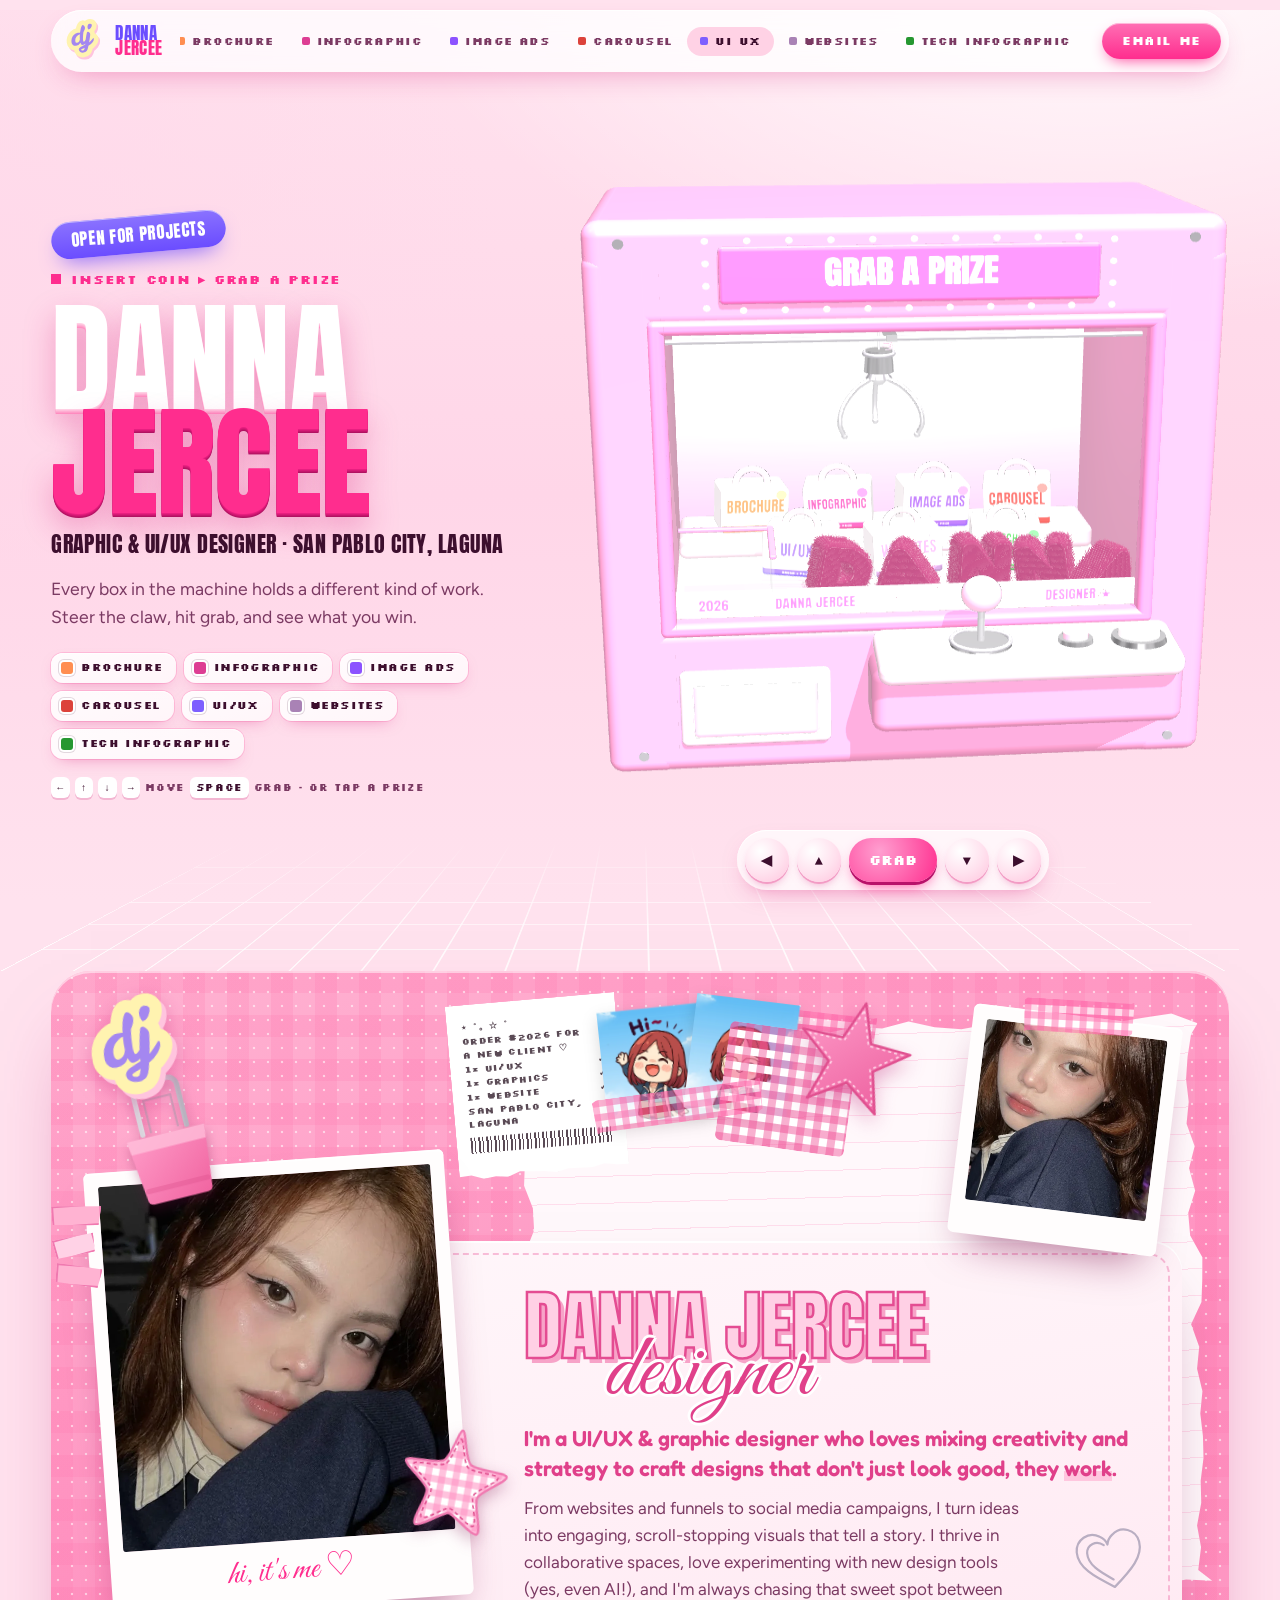
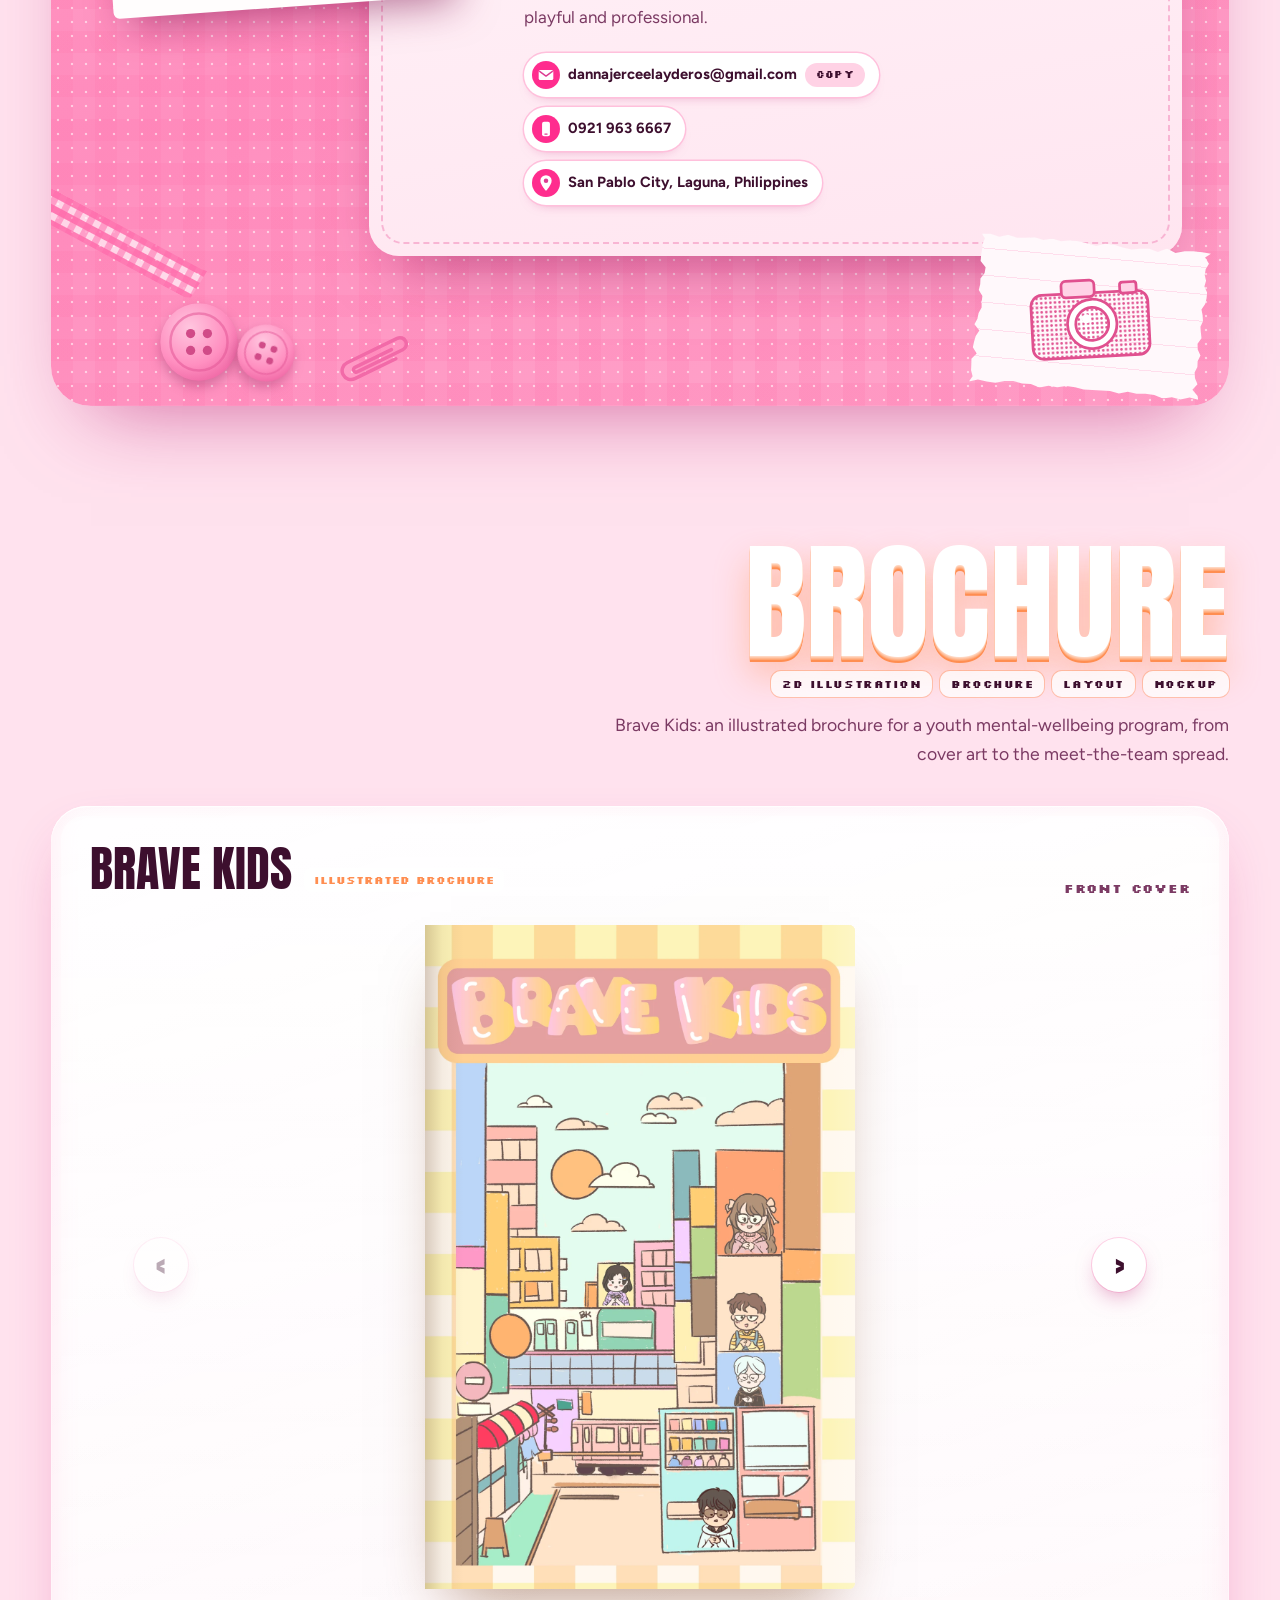
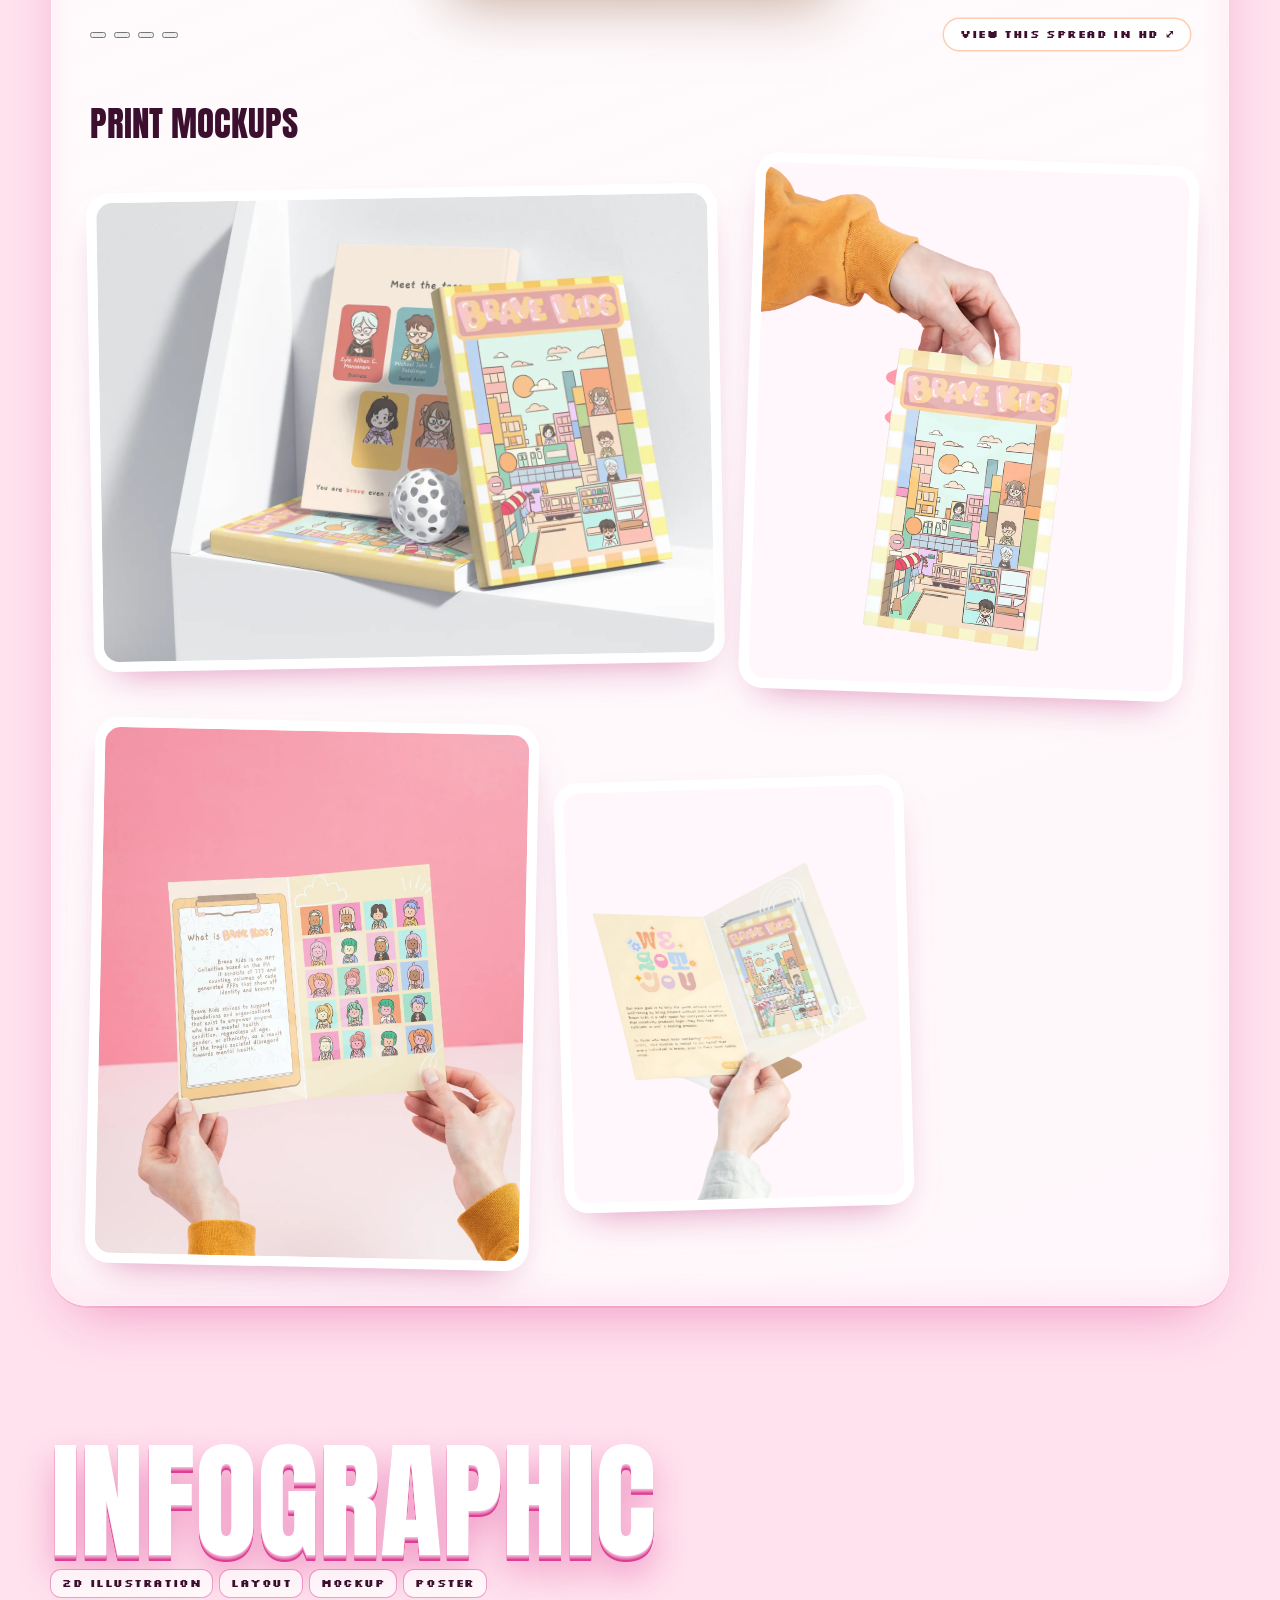
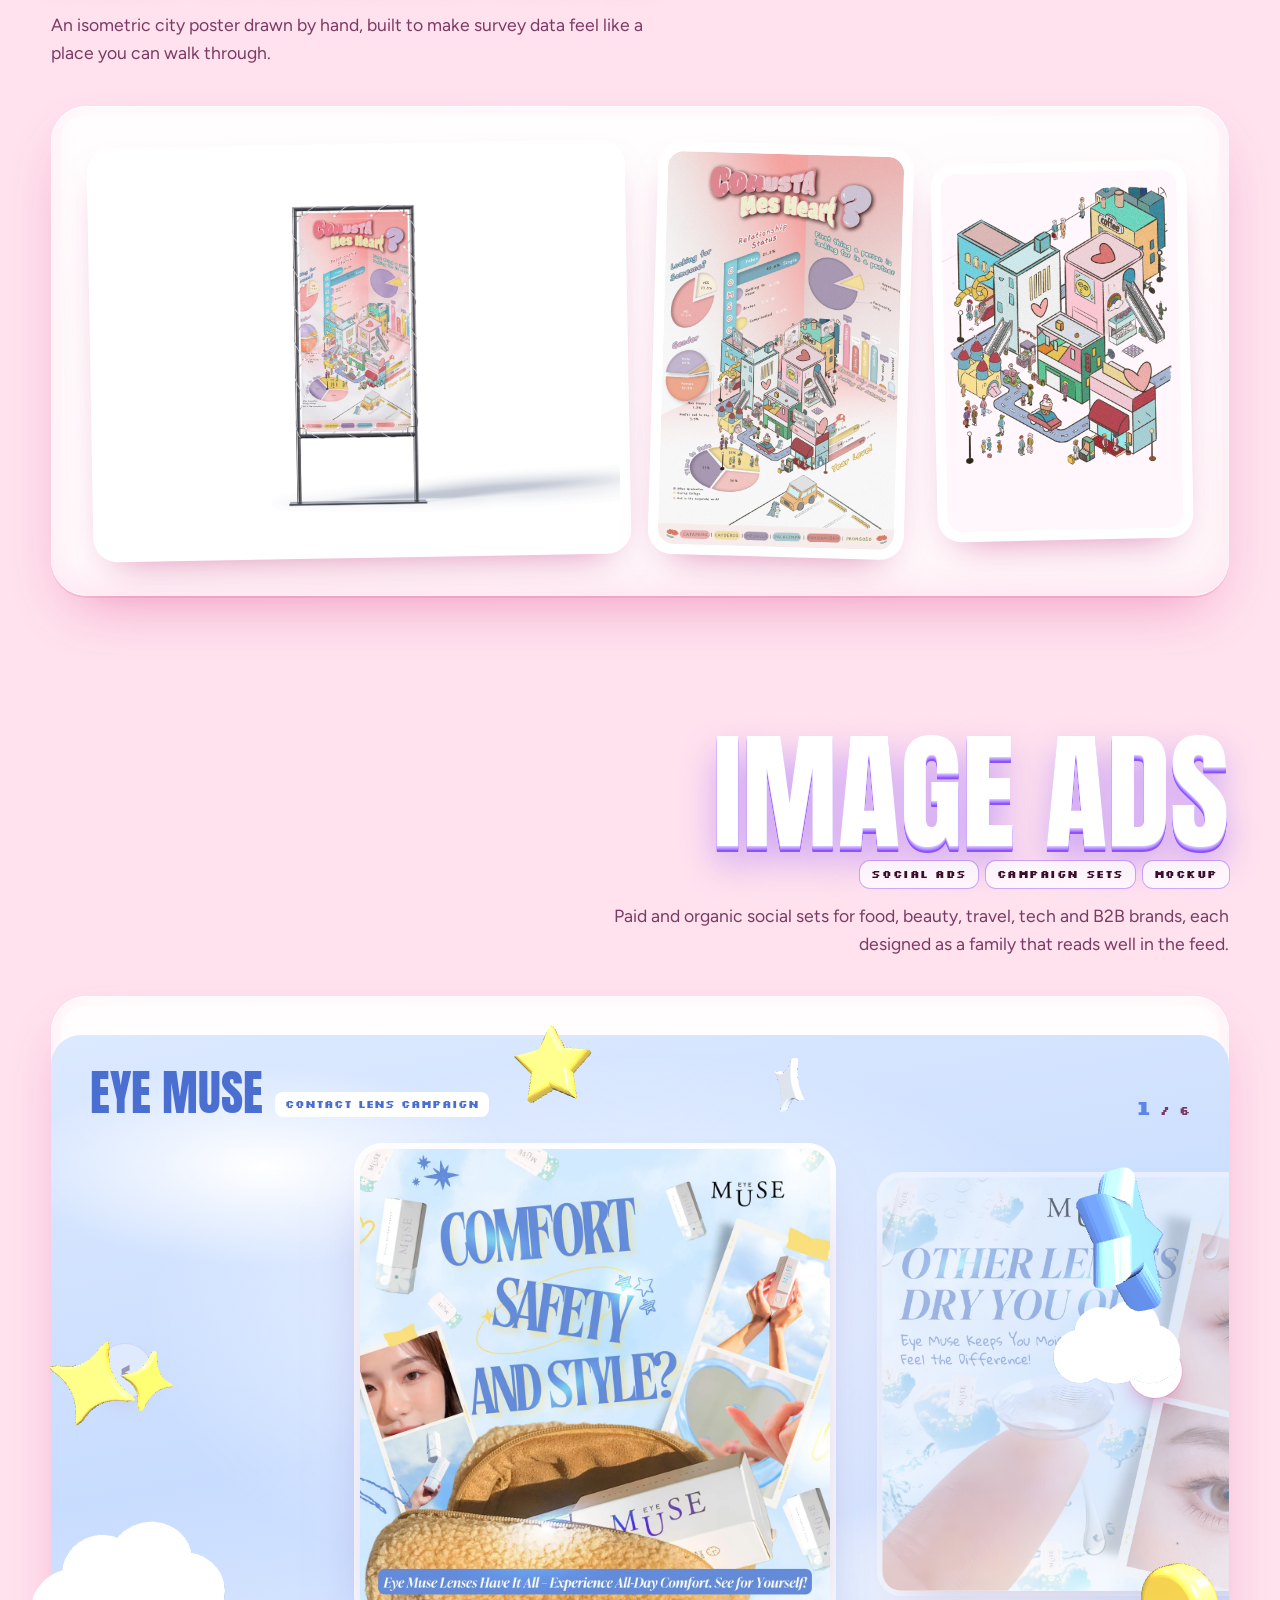
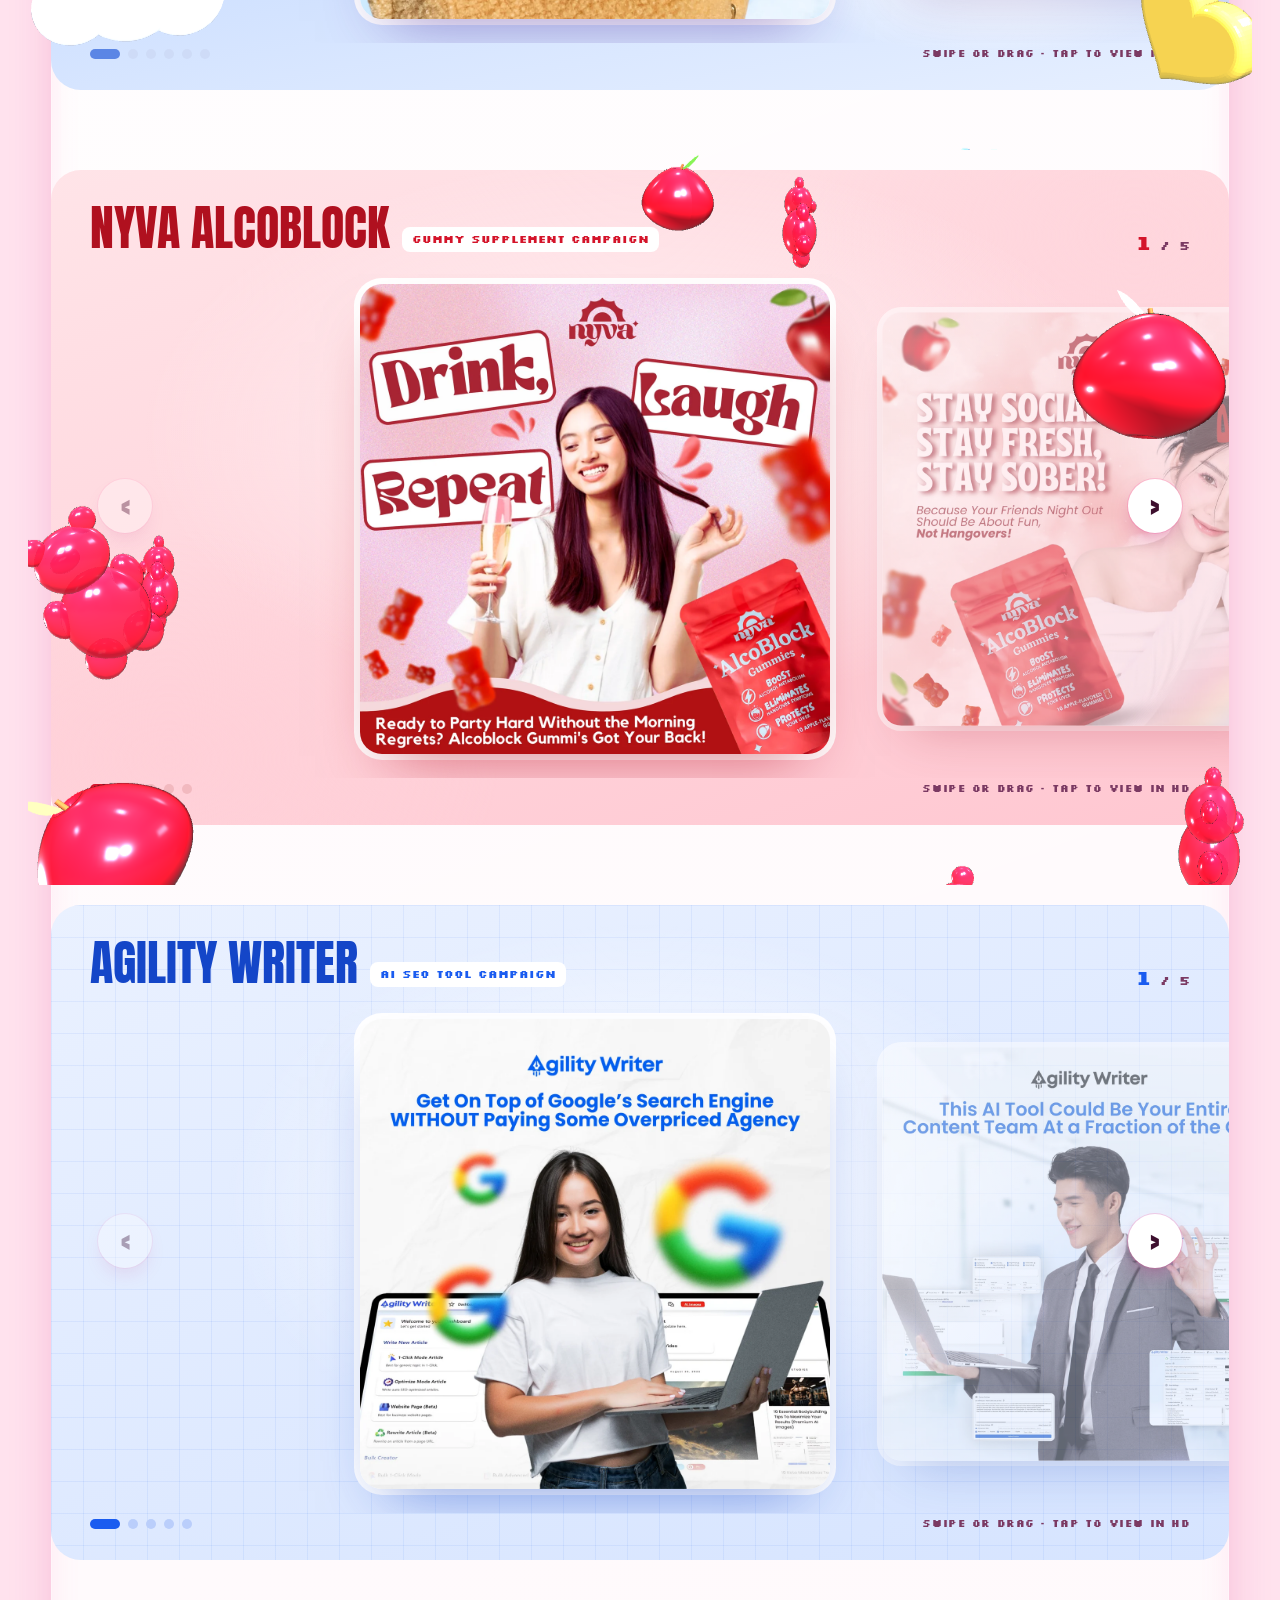
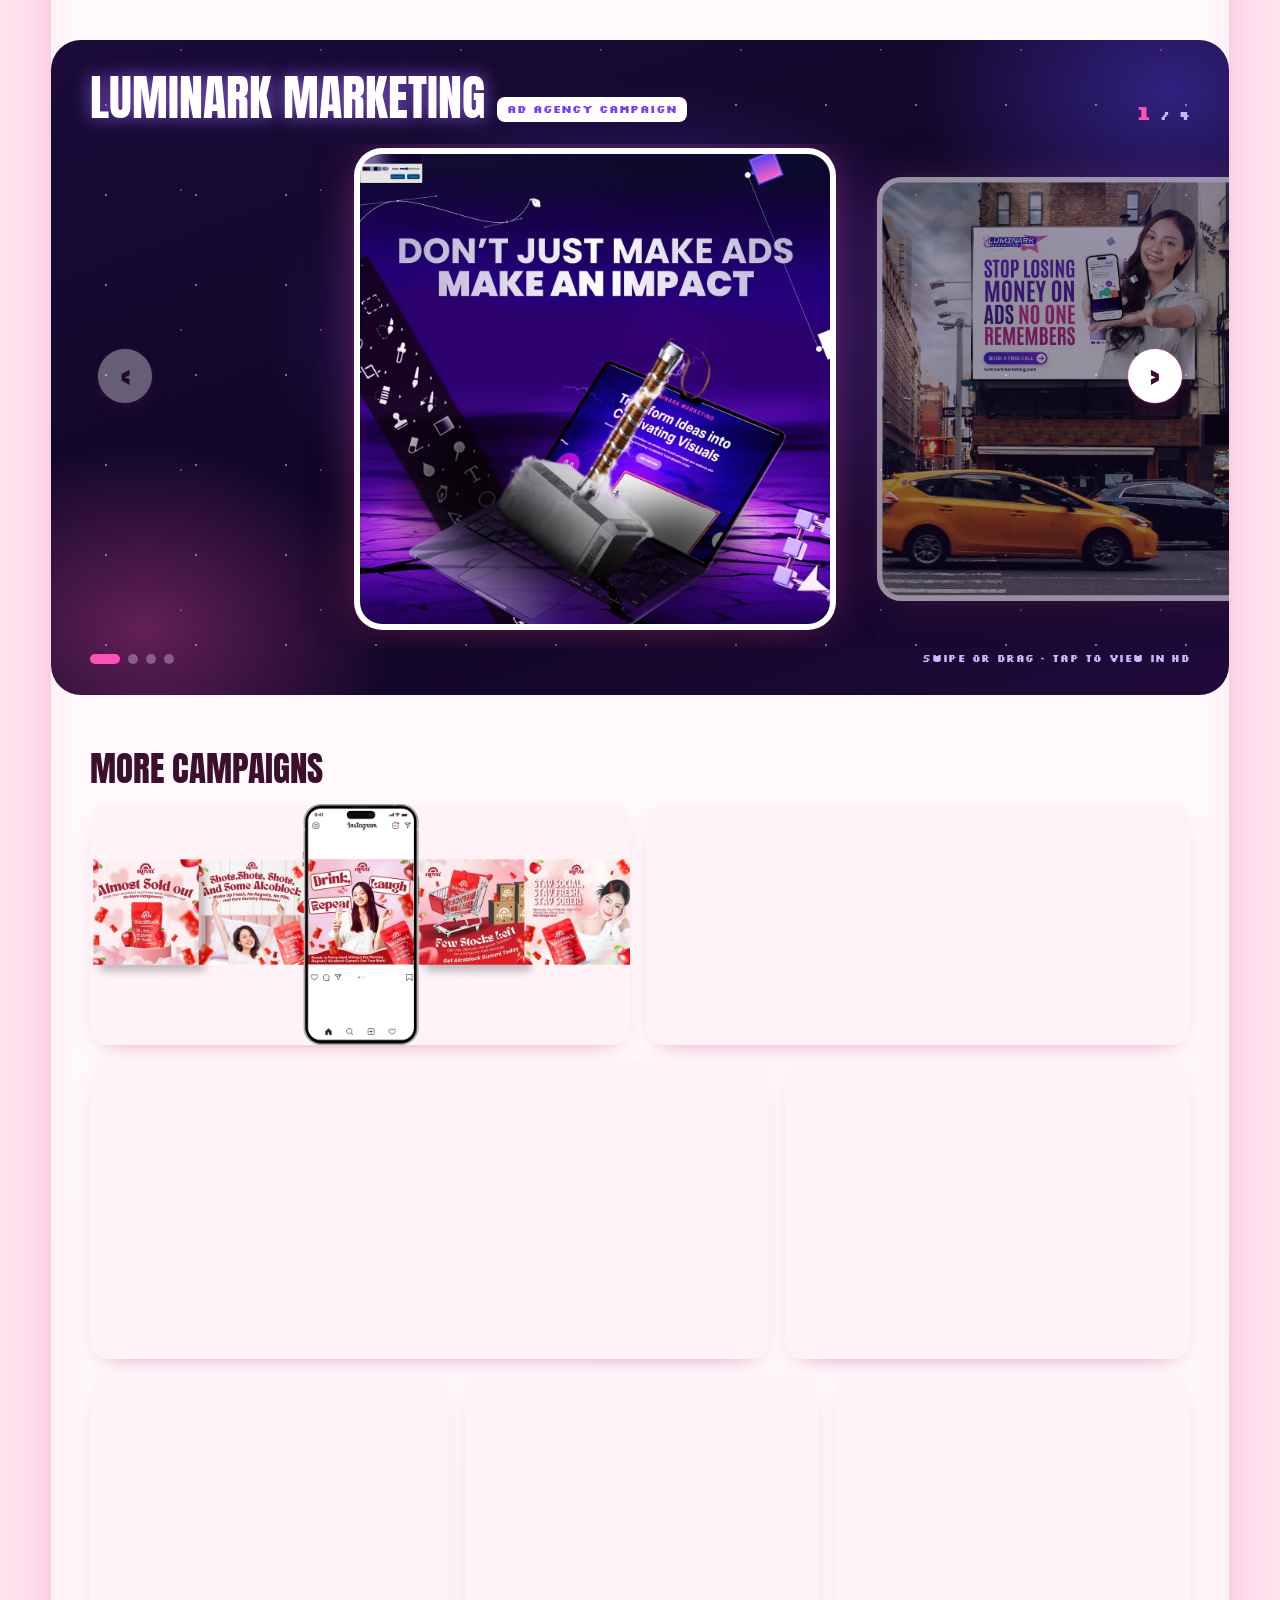
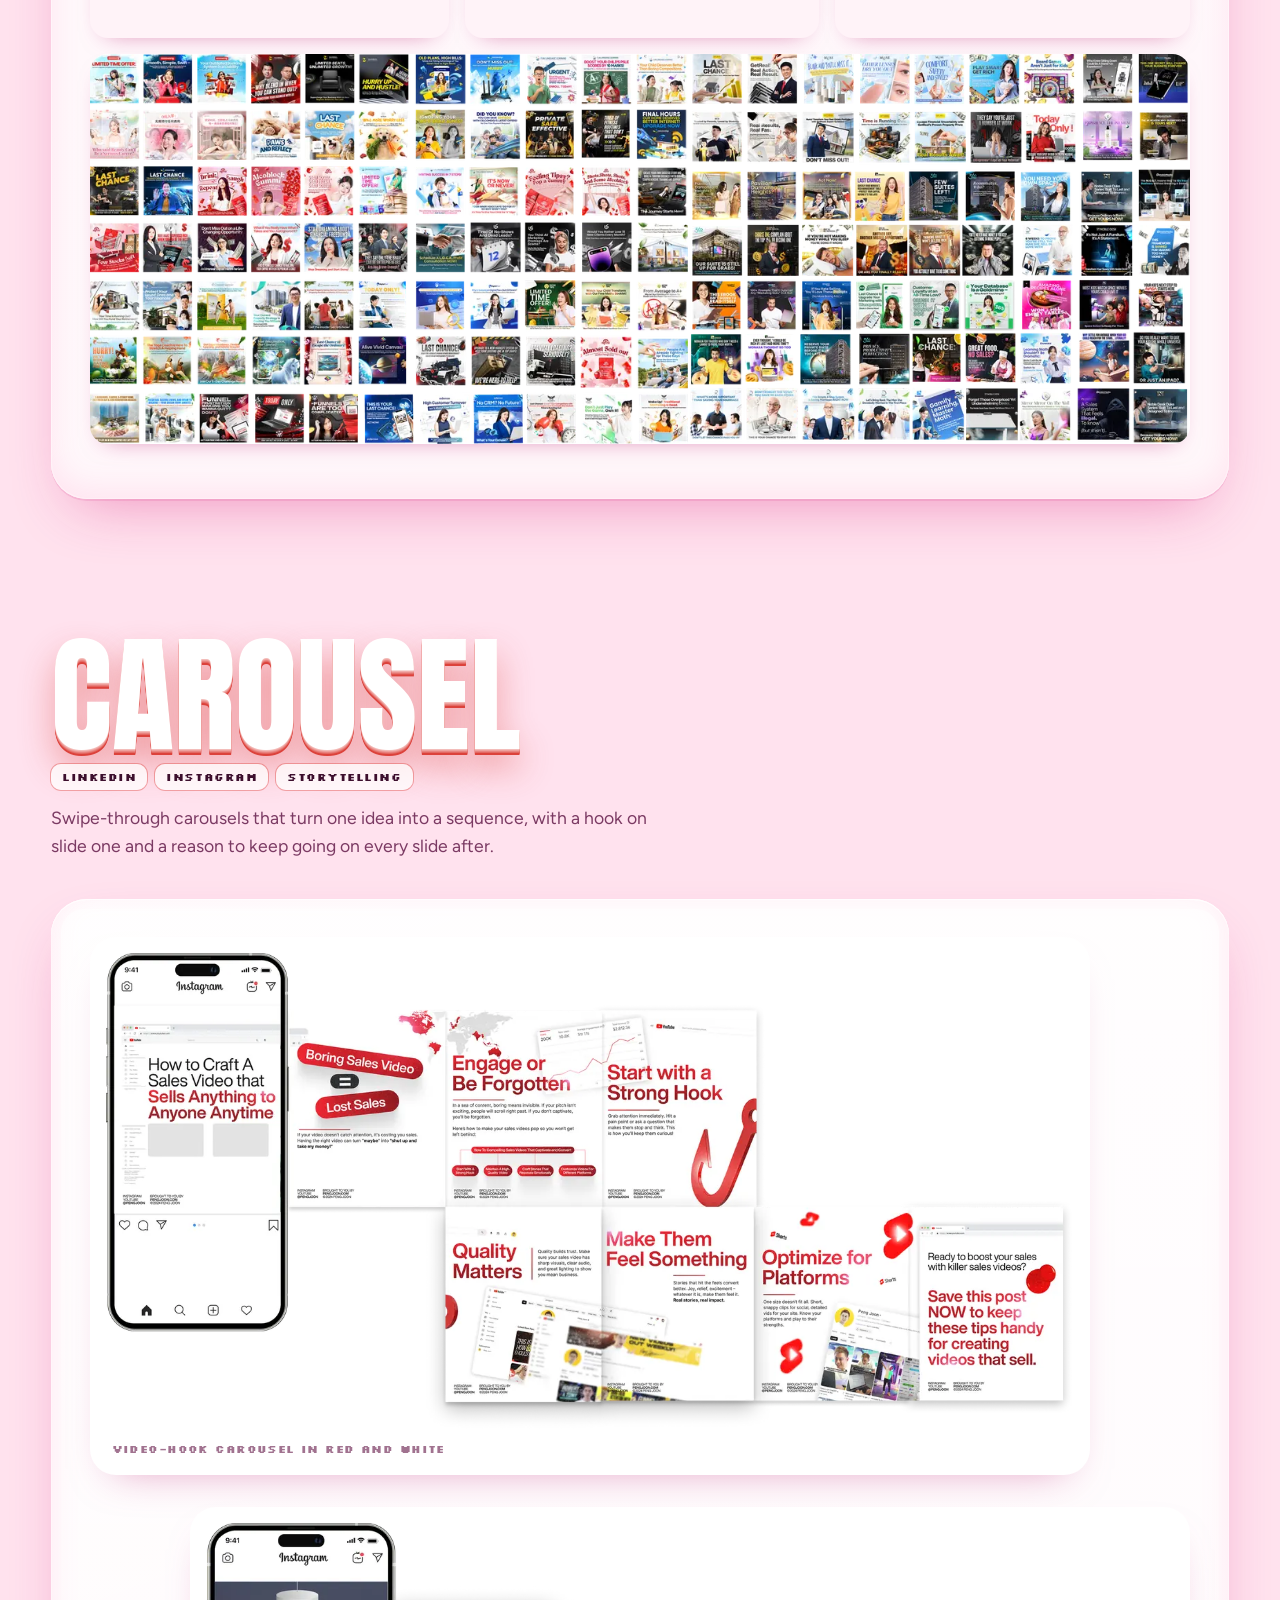
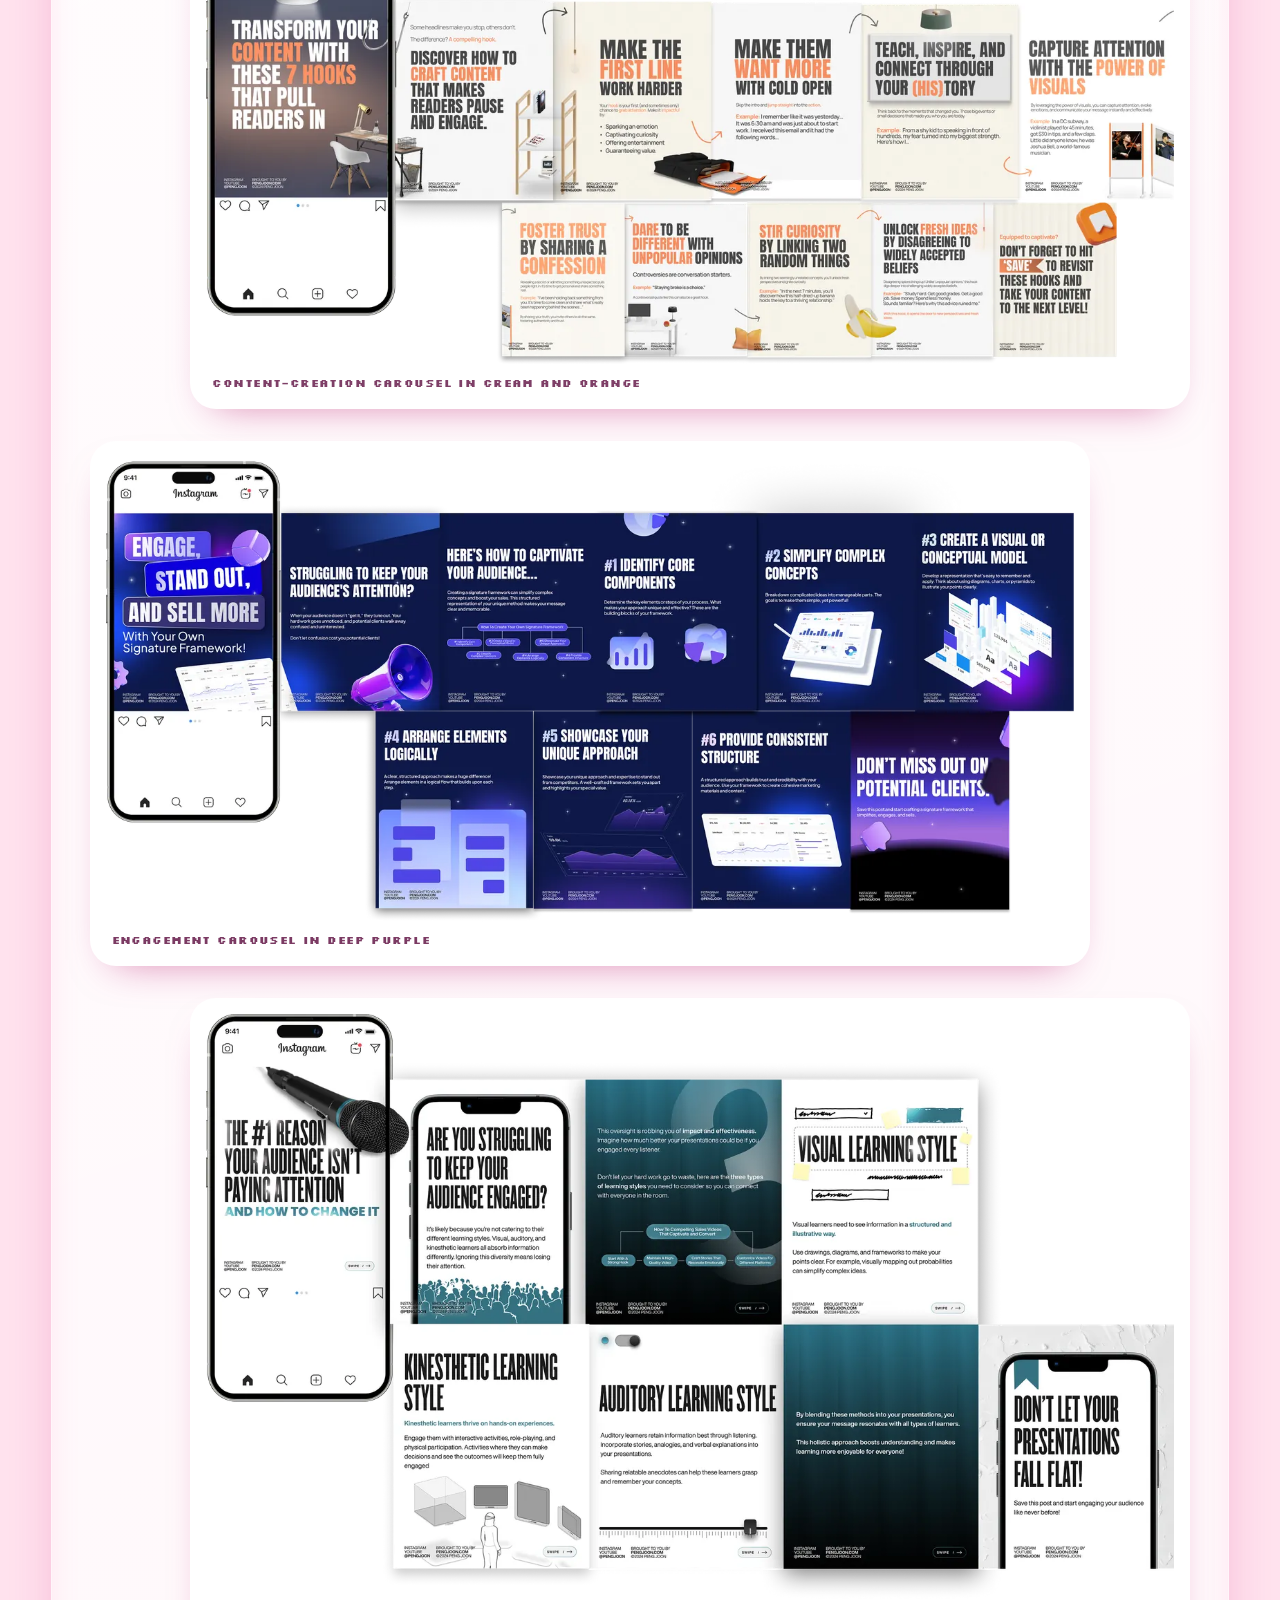
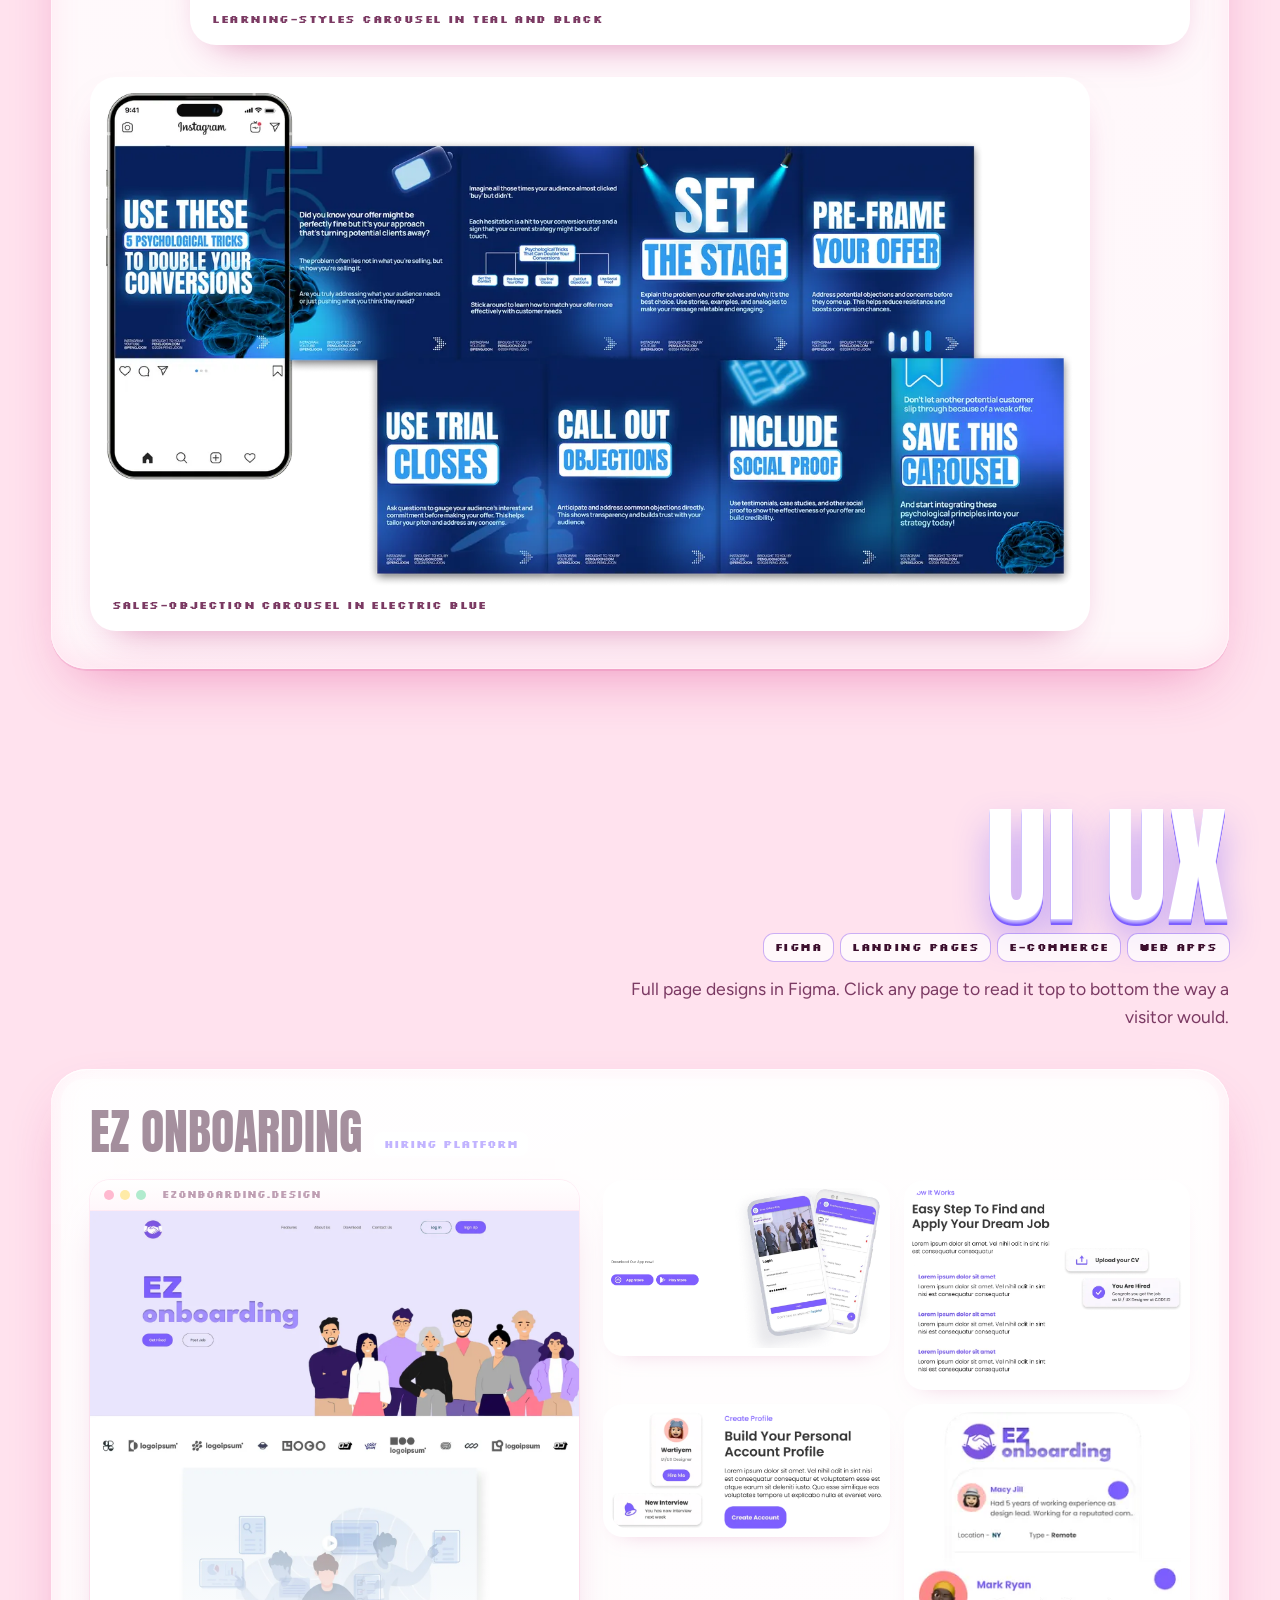
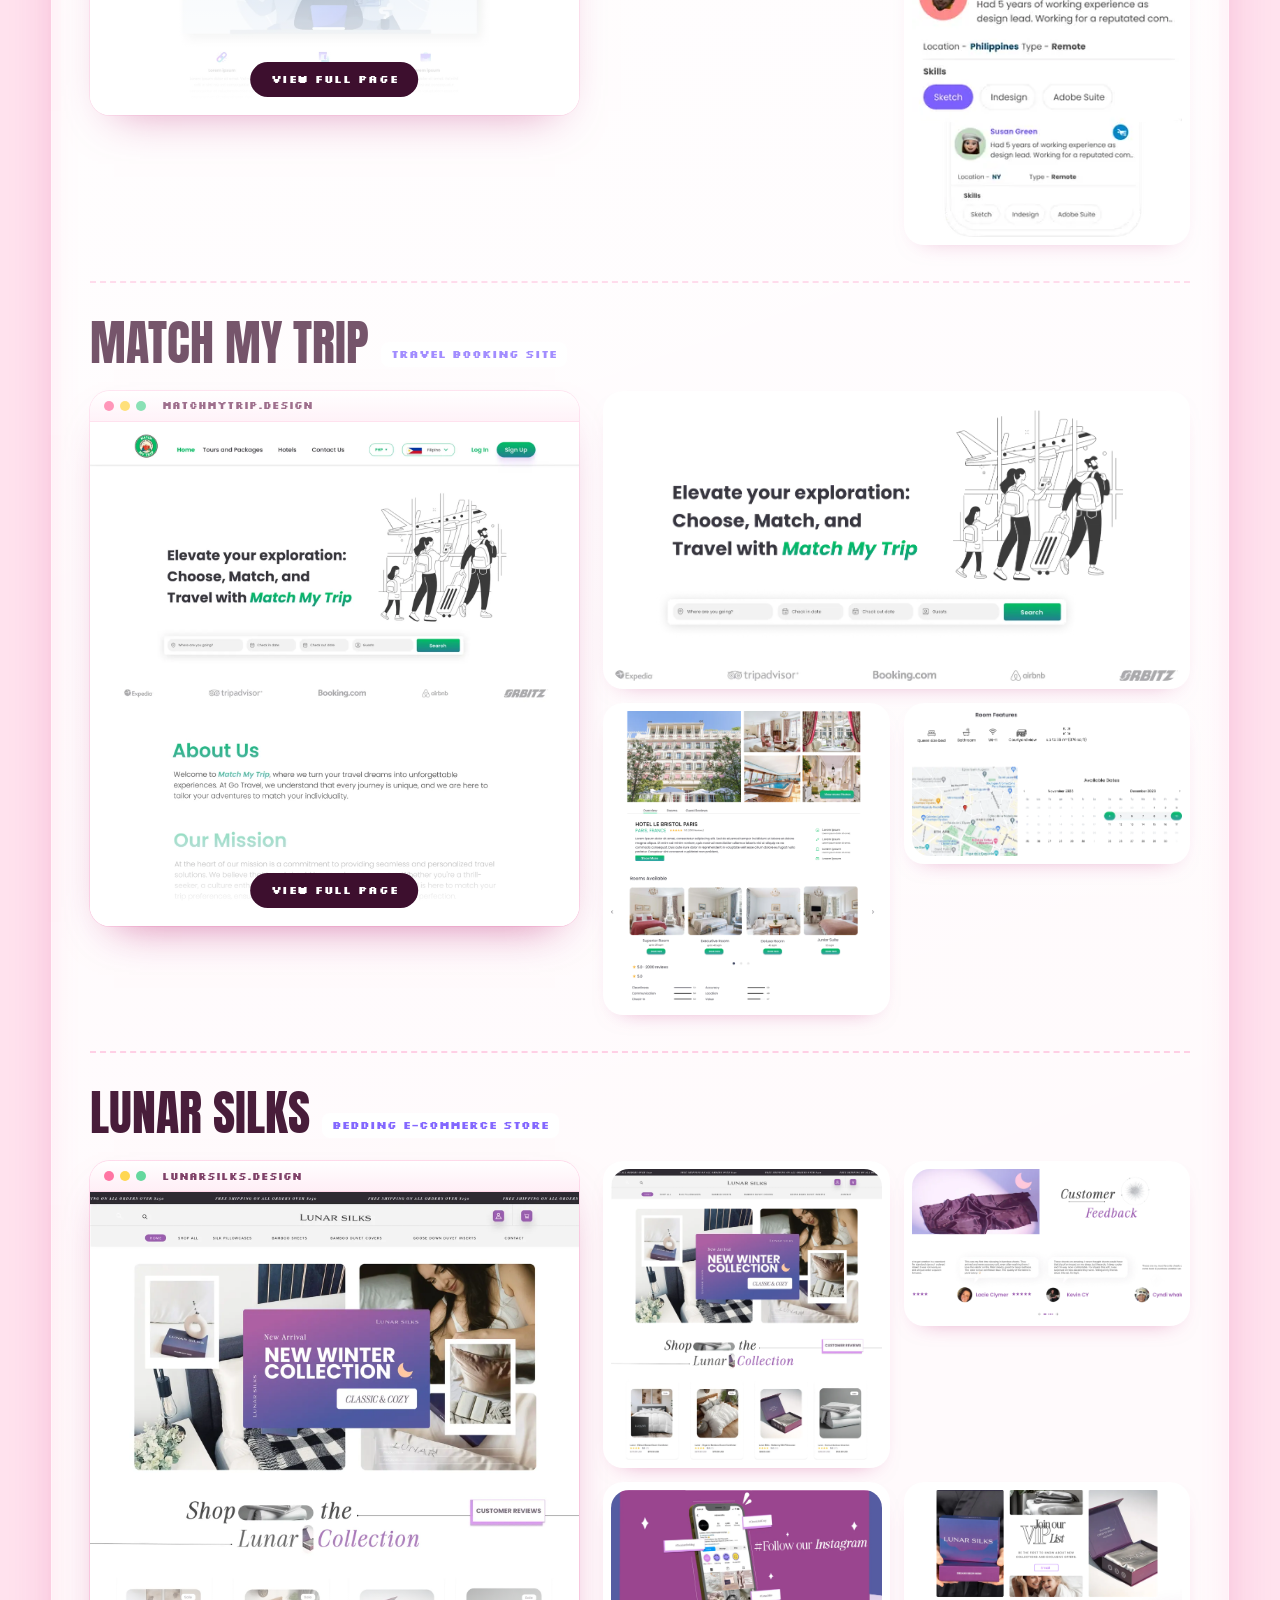
<file: index.html>
<!doctype html>
<html lang="en">
<head>
<meta charset="utf-8">
<meta name="viewport" content="width=device-width, initial-scale=1">
<title>Danna Layderos · Graphic & UI/UX Designer</title>
<meta name="description" content="Portfolio of Danna Jercee Layderos, a graphic and UI/UX designer in San Pablo City, Laguna. Brochures, infographics, image ads, carousels, UI/UX and websites.">
<meta property="og:title" content="Danna Layderos · Graphic & UI/UX Designer">
<meta property="og:description" content="Brochures, infographics, image ads, carousels, UI/UX and websites.">
<meta property="og:image" content="img/og.jpg">
<link rel="icon" href="favicon.svg?v=3" type="image/svg+xml">
<link rel="icon" href="favicon-32.png?v=3" sizes="32x32" type="image/png">
<link rel="apple-touch-icon" href="apple-touch-icon.png?v=3">
<link rel="preload" href="fonts/anton-latin-400-normal.woff2" as="font" type="font/woff2" crossorigin>
<link rel="preload" href="fonts/silkscreen-latin-700-normal.woff2" as="font" type="font/woff2" crossorigin>
<meta name="theme-color" content="#ffe2ee">
<link rel="stylesheet" href="style.css?v=15">
</head>
<body>
<svg xmlns="http://www.w3.org/2000/svg" width="0" height="0" style="position:absolute" aria-hidden="true" focusable="false">
  <defs>
    <symbol id="d-smile" viewBox="0 0 64 64">
      <circle cx="32" cy="32" r="28" fill="#fecd73" stroke="#3d3434" stroke-width="3"/>
      <circle cx="23" cy="27" r="3.5" fill="#3d3434"/><circle cx="41" cy="27" r="3.5" fill="#3d3434"/>
      <path d="M19 38c4 7 9 10 13 10s9-3 13-10" fill="none" stroke="#3d3434" stroke-width="3.5" stroke-linecap="round"/>
    </symbol>
    <symbol id="d-star" viewBox="0 0 64 64">
      <path d="M32 4c2.6 14 7.8 19.6 26 23-18.2 3.6-23.4 9.2-26 33-2.6-23.8-7.8-29.4-26-33C24.2 23.6 29.4 18 32 4z" fill="currentColor"/>
    </symbol>
    <symbol id="d-heart" viewBox="0 0 64 64">
      <path d="M32 56S6 40.5 6 22.5C6 13.4 12.6 8 20 8c5.6 0 9.6 3.2 12 7.6C34.4 11.2 38.4 8 44 8c7.4 0 14 5.4 14 14.5C58 40.5 32 56 32 56z" fill="none" stroke="currentColor" stroke-width="4" stroke-linejoin="round"/>
      <path d="M17 20c1-4 4-6 7-6" fill="none" stroke="currentColor" stroke-width="3" stroke-linecap="round"/>
    </symbol>
    <symbol id="d-squiggle" viewBox="0 0 120 40">
      <path d="M4 26c10-18 18-18 24 0s14 18 22 0 16-18 24 0 14 18 22 0 12-16 20-4" fill="none" stroke="currentColor" stroke-width="5" stroke-linecap="round" stroke-linejoin="round"/>
    </symbol>
    <symbol id="d-sparkle" viewBox="0 0 64 64">
      <g fill="none" stroke="currentColor" stroke-width="4" stroke-linecap="round">
        <path d="M32 6v14M32 44v14M6 32h14M44 32h14M14 14l9 9M41 41l9 9M50 14l-9 9M23 41l-9 9"/>
      </g>
    </symbol>
    <symbol id="d-swirl" viewBox="0 0 80 80">
      <path d="M40 40c0-4 6-4 6 0 0 8-12 8-12 0 0-12 18-12 18 0 0 16-24 16-24 0 0-20 30-20 30 0" fill="none" stroke="currentColor" stroke-width="4" stroke-linecap="round"/>
    </symbol>
    <symbol id="d-clip" viewBox="0 0 60 90">
      <rect x="10" y="30" width="40" height="34" rx="6" fill="#3d3434"/>
      <path d="M16 32C14 14 22 4 30 4s16 10 14 28" fill="none" stroke="#9aa0a6" stroke-width="5"/>
      <path d="M20 32c-1-12 4-20 10-20s11 8 10 20" fill="none" stroke="#c9ced3" stroke-width="3"/>
    </symbol>
    <symbol id="d-balloons" viewBox="0 0 120 200">
      <path d="M38 92c4 30-6 60 10 100M82 86c-8 34 2 66-24 106" fill="none" stroke="#fff" stroke-width="2"/>
      <ellipse cx="38" cy="50" rx="32" ry="40" fill="#ffb3c6"/>
      <ellipse cx="82" cy="46" rx="32" ry="40" fill="#ffe08a"/>
      <ellipse cx="28" cy="34" rx="7" ry="12" fill="#fff" opacity=".55"/>
      <ellipse cx="72" cy="30" rx="7" ry="12" fill="#fff" opacity=".55"/>
      <path d="M33 89l5 6 5-6zM77 85l5 6 5-6z" fill="#e8a33d"/>
    </symbol>
    <symbol id="i-mail" viewBox="0 0 32 32">
      <rect x="3" y="7" width="26" height="18" rx="3" fill="#fff"/>
      <path d="M4 9l12 9 12-9" fill="none" stroke="#dd3d93" stroke-width="2.5" stroke-linejoin="round"/>
    </symbol>
    <symbol id="i-pin" viewBox="0 0 32 32">
      <path d="M16 30s10-10.5 10-18a10 10 0 0 0-20 0c0 7.5 10 18 10 18z" fill="#fff"/>
      <circle cx="16" cy="12" r="4" fill="#dd3d93"/>
    </symbol>
    <symbol id="i-phone" viewBox="0 0 32 32">
      <rect x="9" y="3" width="14" height="26" rx="3.5" fill="#fff"/>
      <rect x="13" y="24" width="6" height="2" rx="1" fill="#dd3d93"/>
    </symbol>
  </defs>
</svg>

<a class="skip" href="#work">Skip to the work</a>

<header class="topbar">
  <a class="mark" href="#top" aria-label="Danna Jercee, back to top"><img src="logo.svg?v=3" width="46" height="46" alt=""><span class="mark-word">Danna<b>Jercee</b></span></a>
  <nav aria-label="Sections"><ul><li><a href="#brochure" style="--c:#ff8e51">Brochure</a></li><li><a href="#illustrated-infographic" style="--c:#dd3d93">Infographic</a></li><li><a href="#image-ads" style="--c:#8c52ff">Image Ads</a></li><li><a href="#carousel" style="--c:#dc423b">Carousel</a></li><li><a href="#ui-ux" style="--c:#7d5fff">UI UX</a></li><li><a href="#websites" style="--c:#a982b5">Websites</a></li><li><a href="#tech-infographic" style="--c:#269731">Tech infographic</a></li></ul></nav>
  <a class="topbar-cta" href="https://mail.google.com/mail/?view=cm&amp;fs=1&amp;to=dannajerceelayderos@gmail.com" target="_blank" rel="noopener">Email me</a>
</header>

<main id="top">
  <section class="hero" aria-labelledby="hero-t">
    <div class="hero-copy">
      <p class="sticker">Open for projects</p>
      <p class="insert px">Insert coin ▸ grab a prize</p>
      <h1 id="hero-t"><span class="l1">Danna</span><span class="l2">Jercee</span><span class="sr-only">, graphic and UI/UX designer</span></h1>
      <p class="hero-role">Graphic &amp; UI/UX designer · San Pablo City, Laguna</p>
      <p class="hero-lede">Every box in the machine holds a different kind of work. Steer the claw, hit grab, and see what you win.</p>
      <ul class="prize-chips" aria-label="Prizes"><li><a href="#brochure" data-prize="brochure" style="--c:#ff8e51">Brochure</a></li><li><a href="#illustrated-infographic" data-prize="illustrated-infographic" style="--c:#dd3d93">Infographic</a></li><li><a href="#image-ads" data-prize="image-ads" style="--c:#8c52ff">Image Ads</a></li><li><a href="#carousel" data-prize="carousel" style="--c:#dc423b">Carousel</a></li><li><a href="#ui-ux" data-prize="ui-ux" style="--c:#7d5fff">UI/UX</a></li><li><a href="#websites" data-prize="websites" style="--c:#a982b5">Websites</a></li><li><a href="#tech-infographic" data-prize="tech-infographic" style="--c:#269731">Tech Infographic</a></li></ul>
      <p class="keys px"><kbd>←</kbd><kbd>↑</kbd><kbd>↓</kbd><kbd>→</kbd> move <kbd>Space</kbd> grab · or tap a prize</p>
    </div>
    <div class="claw-stage" tabindex="0" data-font="fredoka.typeface.json" data-prizes='[{&quot;id&quot;: &quot;brochure&quot;, &quot;label&quot;: &quot;Brochure&quot;, &quot;color&quot;: &quot;#ff8e51&quot;}, {&quot;id&quot;: &quot;illustrated-infographic&quot;, &quot;label&quot;: &quot;Infographic&quot;, &quot;color&quot;: &quot;#dd3d93&quot;}, {&quot;id&quot;: &quot;image-ads&quot;, &quot;label&quot;: &quot;Image Ads&quot;, &quot;color&quot;: &quot;#8c52ff&quot;}, {&quot;id&quot;: &quot;carousel&quot;, &quot;label&quot;: &quot;Carousel&quot;, &quot;color&quot;: &quot;#dc423b&quot;}, {&quot;id&quot;: &quot;ui-ux&quot;, &quot;label&quot;: &quot;UI/UX&quot;, &quot;color&quot;: &quot;#7d5fff&quot;}, {&quot;id&quot;: &quot;websites&quot;, &quot;label&quot;: &quot;Websites&quot;, &quot;color&quot;: &quot;#a982b5&quot;}, {&quot;id&quot;: &quot;tech-infographic&quot;, &quot;label&quot;: &quot;Tech Infographic&quot;, &quot;color&quot;: &quot;#269731&quot;}]' aria-label="3D claw machine. Use the arrow keys to move the claw and Space to grab a prize, or pick a prize from the list.">
      <canvas aria-hidden="true"></canvas>
      <p class="loading px" aria-hidden="true">Loading machine…</p>
      <div class="claw-tip" hidden></div>
      <div class="claw-confetti" aria-hidden="true"></div>
      <div class="claw-pad">
        <button type="button" data-pad="left" aria-label="Move claw left">◀</button>
        <button type="button" data-pad="up" aria-label="Move claw back">▲</button>
        <button type="button" class="grab-btn" data-grab>Grab</button>
        <button type="button" data-pad="down" aria-label="Move claw forward">▼</button>
        <button type="button" data-pad="right" aria-label="Move claw right">▶</button>
      </div>
    </div>
  </section>


  <section class="about" id="about" aria-labelledby="about-t">
    <div class="sb">
      <div class="sb-paper sb-paper-a" style="clip-path:polygon(0.0% 0.5%,3.8% 1.2%,7.7% 0.8%,11.5% 1.3%,15.4% 1.4%,19.2% 0.1%,23.1% 0.0%,26.9% 1.8%,30.8% 0.6%,34.6% 0.5%,38.5% 2.2%,42.3% 1.0%,46.2% 1.8%,50.0% 1.0%,53.8% 1.4%,57.7% 0.3%,61.5% 1.4%,65.4% 1.9%,69.2% 1.2%,73.1% 1.6%,76.9% 1.5%,80.8% 0.1%,84.6% 1.7%,88.5% 1.3%,92.3% 0.7%,96.2% 0.1%,100.0% 1.9%,99.0% 3.8%,98.4% 7.7%,98.1% 11.5%,98.4% 15.4%,98.0% 19.2%,99.1% 23.1%,98.2% 26.9%,99.0% 30.8%,97.9% 34.6%,98.1% 38.5%,99.8% 42.3%,99.7% 46.2%,99.5% 50.0%,97.9% 53.8%,99.0% 57.7%,98.6% 61.5%,99.3% 65.4%,98.9% 69.2%,99.2% 73.1%,99.2% 76.9%,98.7% 80.8%,98.7% 84.6%,98.0% 88.5%,98.5% 92.3%,98.0% 96.2%,100.0% 98.1%,96.2% 97.8%,92.3% 98.5%,88.5% 99.6%,84.6% 98.1%,80.8% 97.9%,76.9% 98.0%,73.1% 98.7%,69.2% 98.4%,65.4% 99.5%,61.5% 98.2%,57.7% 98.7%,53.8% 99.4%,50.0% 99.9%,46.2% 98.1%,42.3% 97.8%,38.5% 99.8%,34.6% 98.2%,30.8% 99.1%,26.9% 99.7%,23.1% 99.4%,19.2% 98.3%,15.4% 98.1%,11.5% 99.9%,7.7% 98.6%,3.8% 99.9%,0.0% 98.4%,0.7% 96.2%,1.9% 92.3%,2.2% 88.5%,1.1% 84.6%,2.2% 80.8%,0.7% 76.9%,0.2% 73.1%,1.3% 69.2%,0.1% 65.4%,0.4% 61.5%,0.9% 57.7%,1.3% 53.8%,0.3% 50.0%,0.1% 46.2%,1.9% 42.3%,0.7% 38.5%,2.1% 34.6%,2.0% 30.8%,0.8% 26.9%,1.0% 23.1%,1.1% 19.2%,1.4% 15.4%,1.3% 11.5%,1.2% 7.7%,1.4% 3.8%)" aria-hidden="true"></div>
      <div class="sb-paper sb-paper-b" style="clip-path:polygon(0.0% 1.0%,3.8% 0.5%,7.7% 2.0%,11.5% 0.2%,15.4% 1.6%,19.2% 1.1%,23.1% 0.2%,26.9% 1.5%,30.8% 0.1%,34.6% 1.3%,38.5% 0.2%,42.3% 0.3%,46.2% 1.3%,50.0% 2.5%,53.8% 0.4%,57.7% 0.7%,61.5% 1.9%,65.4% 2.8%,69.2% 1.7%,73.1% 1.2%,76.9% 2.9%,80.8% 0.1%,84.6% 2.6%,88.5% 0.9%,92.3% 0.4%,96.2% 0.4%,100.0% 0.9%,97.6% 3.8%,99.5% 7.7%,98.3% 11.5%,98.1% 15.4%,98.9% 19.2%,98.4% 23.1%,99.8% 26.9%,99.8% 30.8%,99.4% 34.6%,98.0% 38.5%,98.7% 42.3%,99.1% 46.2%,98.2% 50.0%,98.6% 53.8%,99.1% 57.7%,97.6% 61.5%,97.9% 65.4%,99.3% 69.2%,98.3% 73.1%,98.4% 76.9%,97.4% 80.8%,97.8% 84.6%,99.1% 88.5%,97.1% 92.3%,99.6% 96.2%,100.0% 98.7%,96.2% 97.7%,92.3% 99.5%,88.5% 98.5%,84.6% 99.9%,80.8% 98.0%,76.9% 97.7%,73.1% 98.3%,69.2% 97.4%,65.4% 99.1%,61.5% 97.9%,57.7% 98.2%,53.8% 98.3%,50.0% 98.6%,46.2% 97.5%,42.3% 97.2%,38.5% 98.6%,34.6% 98.0%,30.8% 99.8%,26.9% 97.9%,23.1% 98.1%,19.2% 97.0%,15.4% 97.5%,11.5% 99.1%,7.7% 98.8%,3.8% 98.0%,0.0% 99.9%,1.4% 96.2%,0.5% 92.3%,0.4% 88.5%,0.2% 84.6%,2.3% 80.8%,0.4% 76.9%,0.7% 73.1%,1.2% 69.2%,2.6% 65.4%,0.2% 61.5%,1.3% 57.7%,1.6% 53.8%,2.7% 50.0%,2.5% 46.2%,2.6% 42.3%,0.8% 38.5%,1.2% 34.6%,1.1% 30.8%,2.7% 26.9%,2.9% 23.1%,0.5% 19.2%,0.5% 15.4%,0.7% 11.5%,0.7% 7.7%,1.5% 3.8%)" aria-hidden="true"><svg class="sb-camera" viewBox="0 0 140 100" aria-hidden="true"><defs><pattern id="dots" width="5" height="5" patternUnits="userSpaceOnUse"><circle cx="2.5" cy="2.5" r="1.4" fill="#e0508f"/></pattern></defs>
      <rect x="6" y="24" width="128" height="70" rx="12" fill="url(#dots)" stroke="#e0508f" stroke-width="3"/><rect x="40" y="10" width="36" height="18" rx="5" fill="#ffd2e6" stroke="#e0508f" stroke-width="3"/><rect x="104" y="14" width="18" height="12" rx="3" fill="#ffd2e6" stroke="#e0508f" stroke-width="3"/>
      <circle cx="72" cy="58" r="27" fill="#fff" stroke="#e0508f" stroke-width="3"/><circle cx="72" cy="58" r="18" fill="url(#dots)" stroke="#e0508f" stroke-width="3"/><circle cx="66" cy="52" r="5" fill="#fff"/></svg></div>
      <span class="sb-tape sb-tape-a" aria-hidden="true"></span>
      <span class="sb-tape sb-tape-b" aria-hidden="true"></span>

      <img class="sb-logo" src="logo.svg?v=3" width="120" height="120" alt="" aria-hidden="true">

      <div class="sb-pocket" aria-hidden="true">
        <div class="sb-receipt" style="clip-path:polygon(0.0% 0.0%,7.1% 0.0%,14.3% 0.0%,21.4% 0.0%,28.6% 0.0%,35.7% 0.0%,42.9% 0.0%,50.0% 0.0%,57.1% 0.0%,64.3% 0.0%,71.4% 0.0%,78.6% 0.0%,85.7% 0.0%,92.9% 0.0%,100.0% 0.0%,100.0% 7.1%,100.0% 14.3%,100.0% 21.4%,100.0% 28.6%,100.0% 35.7%,100.0% 42.9%,100.0% 50.0%,100.0% 57.1%,100.0% 64.3%,100.0% 71.4%,100.0% 78.6%,100.0% 85.7%,100.0% 92.9%,100.0% 98.4%,92.9% 98.0%,85.7% 96.8%,78.6% 98.4%,71.4% 98.2%,64.3% 97.9%,57.1% 99.4%,50.0% 98.2%,42.9% 97.8%,35.7% 97.2%,28.6% 99.7%,21.4% 98.9%,14.3% 99.7%,7.1% 97.2%,0.0% 97.6%,0.0% 92.9%,0.0% 85.7%,0.0% 78.6%,0.0% 71.4%,0.0% 64.3%,0.0% 57.1%,0.0% 50.0%,0.0% 42.9%,0.0% 35.7%,0.0% 28.6%,0.0% 21.4%,0.0% 14.3%,0.0% 7.1%)">
          <p>⋆ ˚｡ ☆ ˚</p>
          <p>ORDER #2026 FOR</p>
          <p>A NEW CLIENT ♡</p>
          <p class="r-row"><span>1× UI/UX</span><span>✓</span></p>
          <p class="r-row"><span>1× GRAPHICS</span><span>✓</span></p>
          <p class="r-row"><span>1× WEBSITE</span><span>✓</span></p>
          <p>SAN PABLO CITY, LAGUNA</p>
          <p class="r-bar"></p>
        </div>
        <div class="sb-chibi c1"><img src="img/t/MAGzzQqiZWI.webp" width="490" height="558" alt="" loading="lazy" decoding="async"></div>
        <div class="sb-chibi c2"><img src="img/t/MAGzzUEXqrk.webp" width="490" height="543" alt="" loading="lazy" decoding="async"></div>
        <span class="sb-gingham-card"></span>
      </div>

      <figure class="sb-polaroid sb-main">
        <svg class="sb-clip" viewBox="0 0 120 150" aria-hidden="true">
      <defs><linearGradient id="clipG" x1="0" y1="0" x2="1" y2="1"><stop offset="0" stop-color="#ff9cc8"/><stop offset="1" stop-color="#f0629f"/></linearGradient>
      <linearGradient id="wireG" x1="0" y1="0" x2="1" y2="0"><stop offset="0" stop-color="#d9d4dc"/><stop offset=".5" stop-color="#ffffff"/><stop offset="1" stop-color="#b9b2bf"/></linearGradient></defs>
      <path d="M34 66 V18 a10 10 0 0 1 10 -10 h32 a10 10 0 0 1 10 10 V66" fill="none" stroke="url(#wireG)" stroke-width="6" stroke-linecap="round"/>
      <path d="M44 66 V28 h32 V66" fill="none" stroke="#a49cab" stroke-width="2.5" opacity=".5"/>
      <path d="M14 70 h92 l-8 72 a6 6 0 0 1 -6 5 H28 a6 6 0 0 1 -6 -5 Z" fill="url(#clipG)"/>
      <path d="M14 70 h92 l-2 16 H16 Z" fill="#ffc3dd" opacity=".75"/>
      <rect x="22" y="128" width="76" height="6" rx="3" fill="#d94d8b" opacity=".35"/>
    </svg>
        <span class="sb-flags" aria-hidden="true"><i></i><i></i><i></i></span>
        <div class="sb-photo"><img src="img/t/me1.webp" width="760" height="673" alt="Danna resting her cheek on her arm" loading="lazy" decoding="async"></div>
        <figcaption>hi, it's me ♡</figcaption>
        <svg class="sb-patch" viewBox="0 0 100 100" aria-hidden="true"><defs><pattern id="ging" width="12" height="12" patternUnits="userSpaceOnUse"><rect width="12" height="12" fill="#fff"/><rect width="6" height="12" fill="#ff8fc0" opacity=".55"/><rect width="12" height="6" fill="#ff8fc0" opacity=".55"/></pattern></defs>
      <path d="M50 6 C53 6 56 30 62 34 C68 38 93 35 94 39 C95 43 74 55 72 61 C70 67 81 89 77 92 C73 95 55 78 50 78 C45 78 27 95 23 92 C19 89 30 67 28 61 C26 55 5 43 6 39 C7 35 32 38 38 34 C44 30 47 6 50 6 Z" fill="url(#ging)" stroke="#f079b0" stroke-width="2"/><path d="M50 6 C53 6 56 30 62 34 C68 38 93 35 94 39 C95 43 74 55 72 61 C70 67 81 89 77 92 C73 95 55 78 50 78 C45 78 27 95 23 92 C19 89 30 67 28 61 C26 55 5 43 6 39 C7 35 32 38 38 34 C44 30 47 6 50 6 Z" fill="none" stroke="#e0508f" stroke-width="1.6" stroke-dasharray="4 3" transform="translate(50 52) scale(.84) translate(-50 -52)"/></svg>
      </figure>

      <figure class="sb-polaroid sb-small">
        <span class="sb-tape sb-tape-c" aria-hidden="true"></span>
        <div class="sb-photo"><img src="img/t/me2.webp" width="760" height="673" alt="Danna looking over her shoulder" loading="lazy" decoding="async"></div>
      </figure>

      <svg class="sb-star" viewBox="0 0 100 100" aria-hidden="true"><defs><linearGradient id="starG" x1="0" y1="0" x2="1" y2="1"><stop offset="0" stop-color="#ff9fcb"/><stop offset="1" stop-color="#ec5c9c"/></linearGradient></defs>
      <path d="M50 4 L62 36 L96 37 L69 58 L79 92 L50 72 L21 92 L31 58 L4 37 L38 36 Z" fill="url(#starG)" stroke="#e0508f" stroke-width="2" stroke-linejoin="round"/><path d="M50 4 L62 36 L96 37 L69 58 L79 92 L50 72 L21 92 L31 58 L4 37 L38 36 Z" fill="none" stroke="#ffd2e6" stroke-width="1.6" stroke-dasharray="3 3" transform="translate(50 50) scale(.86) translate(-50 -50)"/></svg>

      <div class="sb-card">
        <h2 id="about-t" class="sb-title"><span class="sb-name">Danna Jercee</span><span class="sb-script">designer</span></h2>
        <p class="sb-lead">I'm a UI/UX &amp; graphic designer who loves mixing creativity and strategy to craft designs that don't just look good, they <em>work</em>.</p>
        <p class="sb-text">From websites and funnels to social media campaigns, I turn ideas into engaging, scroll-stopping visuals that tell a story. I thrive in collaborative spaces, love experimenting with new design tools (yes, even AI!), and I'm always chasing that sweet spot between playful and professional.</p>
        <ul class="sb-contact">
          <li><svg viewBox="0 0 32 32" aria-hidden="true"><use href="#i-mail"/></svg><span class="sr-only">Email: </span><a href="https://mail.google.com/mail/?view=cm&amp;fs=1&amp;to=dannajerceelayderos@gmail.com" target="_blank" rel="noopener">dannajerceelayderos@gmail.com</a><button type="button" class="copy" data-copy="dannajerceelayderos@gmail.com">Copy</button></li>
          <li><svg viewBox="0 0 32 32" aria-hidden="true"><use href="#i-phone"/></svg><span class="sr-only">Phone: </span><a href="tel:+639219636667">0921 963 6667</a></li>
          <li><svg viewBox="0 0 32 32" aria-hidden="true"><use href="#i-pin"/></svg><span class="sr-only">Location: </span><span>San Pablo City, Laguna, Philippines</span></li>
        </ul>
        <svg class="sb-heart" viewBox="0 0 120 110" aria-hidden="true"><path d="M60 100 C30 78 8 60 10 36 C12 16 34 6 50 18 C56 22 59 28 60 32 C61 28 64 22 70 18 C86 6 108 16 110 36 C112 60 90 78 60 100 Z M60 88 C40 72 24 58 26 40 C28 26 44 22 54 32" fill="none" stroke="#b9aec2" stroke-width="3.5" stroke-linecap="round" stroke-linejoin="round"/></svg>
      </div>

      <div class="sb-buttons" aria-hidden="true"><svg viewBox="0 0 100 100" aria-hidden="true"><defs><radialGradient id="btnG" cx=".38" cy=".32" r=".8"><stop offset="0" stop-color="#ffc6df"/><stop offset=".6" stop-color="#ff8fc0"/><stop offset="1" stop-color="#ec5f9f"/></radialGradient></defs>
      <circle cx="50" cy="50" r="46" fill="url(#btnG)"/><circle cx="50" cy="50" r="34" fill="none" stroke="#e45898" stroke-width="3" opacity=".55"/>
      <g fill="#d14b88"><circle cx="40" cy="40" r="5.5"/><circle cx="60" cy="40" r="5.5"/><circle cx="40" cy="60" r="5.5"/><circle cx="60" cy="60" r="5.5"/></g></svg><svg viewBox="0 0 100 100" aria-hidden="true"><defs><radialGradient id="btnG" cx=".38" cy=".32" r=".8"><stop offset="0" stop-color="#ffc6df"/><stop offset=".6" stop-color="#ff8fc0"/><stop offset="1" stop-color="#ec5f9f"/></radialGradient></defs>
      <circle cx="50" cy="50" r="46" fill="url(#btnG)"/><circle cx="50" cy="50" r="34" fill="none" stroke="#e45898" stroke-width="3" opacity=".55"/>
      <g fill="#d14b88"><circle cx="40" cy="40" r="5.5"/><circle cx="60" cy="40" r="5.5"/><circle cx="40" cy="60" r="5.5"/><circle cx="60" cy="60" r="5.5"/></g></svg></div>
      <svg class="sb-paperclip" viewBox="0 0 60 140" aria-hidden="true"><path d="M40 40 V112 a14 14 0 0 1 -28 0 V24 a10 10 0 0 1 20 0 V104 a4 4 0 0 1 -8 0 V40" fill="none" stroke="#f26aa8" stroke-width="5.5" stroke-linecap="round"/></svg>
      <span class="sb-tape sb-tape-d" aria-hidden="true"></span>
    </div>
  </section>

  <div id="work">
  
  <section class="work" id="brochure" style="--c:#ff8e51" aria-labelledby="brochure-t">
    
    <header class="sec-head head-right">
      <svg class="doodle da" viewBox="0 0 64 64" aria-hidden="true"><use href="#d-heart"/></svg>
      <svg class="doodle db" viewBox="0 0 64 64" aria-hidden="true"><use href="#d-sparkle"/></svg>
      <h2 class="sec-title" id="brochure-t"><span>Brochure</span></h2>
      <ul class="tags"><li>2D illustration</li><li>Brochure</li><li>Layout</li><li>Mockup</li></ul>
      <p class="sec-intro">Brave Kids: an illustrated brochure for a youth mental-wellbeing program, from cover art to the meet-the-team spread.</p>
    </header>
    <div class="case">
    <div class="fb" data-fb data-states='[{&quot;label&quot;: &quot;Front cover&quot;, &quot;hd&quot;: &quot;bk1&quot;, &quot;w&quot;: 3000, &quot;h&quot;: 2318}, {&quot;label&quot;: &quot;What is Brave Kids?&quot;, &quot;hd&quot;: &quot;bk2&quot;, &quot;w&quot;: 3000, &quot;h&quot;: 2318}, {&quot;label&quot;: &quot;We got you&quot;, &quot;hd&quot;: &quot;bk3&quot;, &quot;w&quot;: 3000, &quot;h&quot;: 2318}, {&quot;label&quot;: &quot;Back cover \u00b7 Meet the team&quot;, &quot;hd&quot;: &quot;bk1&quot;, &quot;w&quot;: 3000, &quot;h&quot;: 2318}]'>
      <div class="ad-car-head">
        <div><h3>Brave Kids</h3><p class="kind">Illustrated brochure</p></div>
        <p class="ad-count px" aria-live="polite" data-label>Front cover</p>
      </div>
      <div class="fb-stage">
        <button type="button" class="ad-nav prev" data-prev aria-label="Previous page">‹</button>
        <div class="fb-book is-closed" data-book tabindex="0" aria-label="Brave Kids brochure. Use the arrow keys or click the page edges to turn pages.">
          <div class="fb-spine" aria-hidden="true"></div>
          <div class="fb-leaf" style="--i:0;--z:3"><div class="fb-face front"><img src="img/bk1R.webp" width="1200" height="1855" alt="Brave Kids front cover: a pastel city street with the team peeking out of windows" decoding="async" draggable="false"></div><div class="fb-face back"><img src="img/bk2L.webp" width="1200" height="1855" alt="What is Brave Kids? An NFT collection supporting mental health foundations, on a clipboard" decoding="async" draggable="false"></div></div><div class="fb-leaf" style="--i:1;--z:2"><div class="fb-face front"><img src="img/bk2R.webp" width="1200" height="1855" alt="A grid of twenty Brave Kids character portraits" decoding="async" draggable="false"></div><div class="fb-face back"><img src="img/bk3L.webp" width="1200" height="1855" alt="We got you: Brave Kids&#x27; mission to help the youth achieve mental well-being" decoding="async" draggable="false"></div></div><div class="fb-leaf" style="--i:2;--z:1"><div class="fb-face front"><img src="img/bk3R.webp" width="1200" height="1855" alt="Brave Kids book mockup" decoding="async" draggable="false"></div><div class="fb-face back"><img src="img/bk1L.webp" width="1200" height="1855" alt="Back cover: meet the team, with illustrated portraits of each member" decoding="async" draggable="false"></div></div>
        </div>
        <button type="button" class="ad-nav next" data-next aria-label="Next page">›</button>
      </div>
      <div class="ad-foot">
        <div class="ad-dots"><button type="button" class="fb-dot" data-go="0" aria-label="Go to Front cover"></button><button type="button" class="fb-dot" data-go="1" aria-label="Go to What is Brave Kids?"></button><button type="button" class="fb-dot" data-go="2" aria-label="Go to We got you"></button><button type="button" class="fb-dot" data-go="3" aria-label="Go to Back cover · Meet the team"></button></div>
        <a class="zoom fb-hd" href="img/bk1.webp" data-w="3000" data-h="2318" data-hd><img alt="Brave Kids brochure, Front cover" hidden>View this spread in HD ⤢</a>
      </div>
    </div><h3 class="sub-h">Print mockups</h3><div class="collage collage-4"><div class="brave-logo"><img src="img/t/MAG0jcoZM3k.webp" width="1400" height="273" alt="Brave Kids" loading="lazy" decoding="async"></div><figure class="c-item c-wide c-0"><a class="zoom " href="img/MAG0Mny3lRY.webp" data-w="2400" data-h="1800" aria-label="View larger: Brave Kids brochure and booklet mockup"><img src="img/t/MAG0Mny3lRY.webp" width="1400" height="1050" alt="Brave Kids brochure and booklet mockup" loading="lazy" decoding="async"></a></figure><figure class="c-item c-tall c-1"><a class="zoom " href="img/MAG0jc00etQ.webp" data-w="2400" data-h="2924" aria-label="View larger: Brave Kids cover held in hand"><img src="img/t/MAG0jc00etQ.webp" width="1400" height="1706" alt="Brave Kids cover held in hand" loading="lazy" decoding="async"></a></figure><figure class="c-item c-tall c-2"><a class="zoom " href="img/MAG0jSgjUa4.webp" data-w="2400" data-h="2980" aria-label="View larger: Brave Kids brochure opened to the welcome spread"><img src="img/t/MAG0jSgjUa4.webp" width="1400" height="1738" alt="Brave Kids brochure opened to the welcome spread" loading="lazy" decoding="async"></a></figure><figure class="c-item c-tall c-3"><a class="zoom " href="img/MAFHQK-zDHs.webp" data-w="2400" data-h="2980" aria-label="View larger: Brave Kids meet-the-team page"><img src="img/t/MAFHQK-zDHs.webp" width="1400" height="1738" alt="Brave Kids meet-the-team page" loading="lazy" decoding="async"></a></figure></div></div>
  </section>
  <section class="work" id="illustrated-infographic" style="--c:#dd3d93" aria-labelledby="illustrated-infographic-t">
    
    <header class="sec-head head-left">
      <svg class="doodle da" viewBox="0 0 64 64" aria-hidden="true"><use href="#d-squiggle"/></svg>
      <svg class="doodle db" viewBox="0 0 64 64" aria-hidden="true"><use href="#d-star"/></svg>
      <h2 class="sec-title" id="illustrated-infographic-t"><span>Infographic</span></h2>
      <ul class="tags"><li>2D illustration</li><li>Layout</li><li>Mockup</li><li>Poster</li></ul>
      <p class="sec-intro">An isometric city poster drawn by hand, built to make survey data feel like a place you can walk through.</p>
    </header>
    <div class="case"><div class="collage collage-3"><figure class="c-item c-wide c-0"><a class="zoom " href="img/MAG1H1bCoco.webp" data-w="2400" data-h="1825" aria-label="View larger: Infographic poster on a standee"><img src="img/t/MAG1H1bCoco.webp" width="1400" height="1065" alt="Infographic poster on a standee" loading="lazy" decoding="async"></a></figure><figure class="c-item c-tall c-1"><a class="zoom " href="img/MAF5S371izs.webp" data-w="1967" data-h="3277" aria-label="View larger: Confused Mes Heart infographic poster"><img src="img/t/MAF5S371izs.webp" width="1400" height="2332" alt="Confused Mes Heart infographic poster" loading="lazy" decoding="async"></a></figure><figure class="c-item c-tall c-2"><a class="zoom " href="img/MAF6BXNvDzI.webp" data-w="1538" data-h="2334" aria-label="View larger: Isometric city illustration used in the poster"><img src="img/t/MAF6BXNvDzI.webp" width="1400" height="2125" alt="Isometric city illustration used in the poster" loading="lazy" decoding="async"></a></figure></div></div>
  </section>
  <section class="work" id="image-ads" style="--c:#8c52ff" aria-labelledby="image-ads-t">
    
    <header class="sec-head head-right">
      <svg class="doodle da" viewBox="0 0 64 64" aria-hidden="true"><use href="#d-swirl"/></svg>
      <svg class="doodle db" viewBox="0 0 64 64" aria-hidden="true"><use href="#d-heart"/></svg>
      <h2 class="sec-title" id="image-ads-t"><span>Image Ads</span></h2>
      <ul class="tags"><li>Social ads</li><li>Campaign sets</li><li>Mockup</li></ul>
      <p class="sec-intro">Paid and organic social sets for food, beauty, travel, tech and B2B brands, each designed as a family that reads well in the feed.</p>
    </header>
    <div class="case">
    <div class="ad-car ad-car-sky" data-car data-deco="sky" aria-roledescription="carousel" aria-label="Eye Muse ads">
      <canvas class="gummy-canvas" aria-hidden="true"></canvas>
      <div class="ad-car-head">
        <div><h3>Eye Muse</h3><p class="kind">Contact lens campaign</p></div>
        <p class="ad-count px" aria-live="polite"><span data-cur>1</span> / 6</p>
      </div>
      <div class="ad-view">
        <button type="button" class="ad-nav prev" data-prev aria-label="Previous ad">‹</button>
        <ul class="ad-track" data-track tabindex="0"><li class="ad-slide" aria-roledescription="slide" aria-label="1 of 6"><a class="zoom" href="img/eyemuse1.webp" data-w="2400" data-h="2400" aria-label="View full size: Eye Muse ad: Comfort, safety and style? with a lens box tucked in a fluffy pouch"><img src="img/t/eyemuse1.webp" srcset="img/t/eyemuse1.webp 1200w, img/eyemuse1.webp 2400w" sizes="(max-width: 760px) 84vw, 560px" width="1200" height="1200" alt="Eye Muse ad: Comfort, safety and style? with a lens box tucked in a fluffy pouch" decoding="async" draggable="false"></a></li><li class="ad-slide" aria-roledescription="slide" aria-label="2 of 6"><a class="zoom" href="img/eyemuse2.webp" data-w="2400" data-h="2400" aria-label="View full size: Eye Muse ad: Other lenses dry you out, with a lens balanced on a fingertip"><img src="img/t/eyemuse2.webp" srcset="img/t/eyemuse2.webp 1200w, img/eyemuse2.webp 2400w" sizes="(max-width: 760px) 84vw, 560px" width="1200" height="1200" alt="Eye Muse ad: Other lenses dry you out, with a lens balanced on a fingertip" decoding="async" draggable="false"></a></li><li class="ad-slide" aria-roledescription="slide" aria-label="3 of 6"><a class="zoom" href="img/eyemuse3.webp" data-w="2400" data-h="2400" aria-label="View full size: Eye Muse ad: Blink and you&#x27;ll miss it, with scrapbook polaroids"><img src="img/t/eyemuse3.webp" srcset="img/t/eyemuse3.webp 1200w, img/eyemuse3.webp 2400w" sizes="(max-width: 760px) 84vw, 560px" width="1200" height="1200" alt="Eye Muse ad: Blink and you&#x27;ll miss it, with scrapbook polaroids" loading="lazy" decoding="async" draggable="false"></a></li><li class="ad-slide" aria-roledescription="slide" aria-label="4 of 6"><a class="zoom" href="img/eyemuse4.webp" data-w="2400" data-h="2400" aria-label="View full size: Eye Muse ad: Other lenses dry you out, with a yellow sign board"><img src="img/t/eyemuse4.webp" srcset="img/t/eyemuse4.webp 1200w, img/eyemuse4.webp 2400w" sizes="(max-width: 760px) 84vw, 560px" width="1200" height="1200" alt="Eye Muse ad: Other lenses dry you out, with a yellow sign board" loading="lazy" decoding="async" draggable="false"></a></li><li class="ad-slide" aria-roledescription="slide" aria-label="5 of 6"><a class="zoom" href="img/eyemuse5.webp" data-w="2400" data-h="2400" aria-label="View full size: Eye Muse ad: Comfort, safety and style? with hands holding up the box"><img src="img/t/eyemuse5.webp" srcset="img/t/eyemuse5.webp 1200w, img/eyemuse5.webp 2400w" sizes="(max-width: 760px) 84vw, 560px" width="1200" height="1200" alt="Eye Muse ad: Comfort, safety and style? with hands holding up the box" loading="lazy" decoding="async" draggable="false"></a></li><li class="ad-slide" aria-roledescription="slide" aria-label="6 of 6"><a class="zoom" href="img/eyemuse6.webp" data-w="2400" data-h="2400" aria-label="View full size: Eye Muse ad: Blink and you&#x27;ll miss it, with lens boxes on podiums"><img src="img/t/eyemuse6.webp" srcset="img/t/eyemuse6.webp 1200w, img/eyemuse6.webp 2400w" sizes="(max-width: 760px) 84vw, 560px" width="1200" height="1200" alt="Eye Muse ad: Blink and you&#x27;ll miss it, with lens boxes on podiums" loading="lazy" decoding="async" draggable="false"></a></li></ul>
        <button type="button" class="ad-nav next" data-next aria-label="Next ad">›</button>
      </div>
      <div class="ad-foot"><div class="ad-dots"><button type="button" class="ad-dot" data-dot="0" aria-label="Go to ad 1"></button><button type="button" class="ad-dot" data-dot="1" aria-label="Go to ad 2"></button><button type="button" class="ad-dot" data-dot="2" aria-label="Go to ad 3"></button><button type="button" class="ad-dot" data-dot="3" aria-label="Go to ad 4"></button><button type="button" class="ad-dot" data-dot="4" aria-label="Go to ad 5"></button><button type="button" class="ad-dot" data-dot="5" aria-label="Go to ad 6"></button></div><p class="ad-hint px">Swipe or drag · tap to view in HD</p></div>
    </div>
    <div class="ad-car ad-car-gummies" data-car data-deco="gummies" aria-roledescription="carousel" aria-label="Nyva AlcoBlock ads">
      <canvas class="gummy-canvas" aria-hidden="true"></canvas>
      <div class="ad-car-head">
        <div><h3>Nyva AlcoBlock</h3><p class="kind">Gummy supplement campaign</p></div>
        <p class="ad-count px" aria-live="polite"><span data-cur>1</span> / 5</p>
      </div>
      <div class="ad-view">
        <button type="button" class="ad-nav prev" data-prev aria-label="Previous ad">‹</button>
        <ul class="ad-track" data-track tabindex="0"><li class="ad-slide" aria-roledescription="slide" aria-label="1 of 5"><a class="zoom" href="img/nyvahd1.webp" data-w="2400" data-h="2400" aria-label="View full size: Nyva AlcoBlock ad: Drink, laugh, repeat, with a woman holding champagne"><img src="img/t/nyvahd1.webp" srcset="img/t/nyvahd1.webp 1200w, img/nyvahd1.webp 2400w" sizes="(max-width: 760px) 84vw, 560px" width="1200" height="1200" alt="Nyva AlcoBlock ad: Drink, laugh, repeat, with a woman holding champagne" decoding="async" draggable="false"></a></li><li class="ad-slide" aria-roledescription="slide" aria-label="2 of 5"><a class="zoom" href="img/nyvahd2.webp" data-w="2400" data-h="2400" aria-label="View full size: Nyva AlcoBlock ad: Stay social, stay fresh, stay sober"><img src="img/t/nyvahd2.webp" srcset="img/t/nyvahd2.webp 1200w, img/nyvahd2.webp 2400w" sizes="(max-width: 760px) 84vw, 560px" width="1200" height="1200" alt="Nyva AlcoBlock ad: Stay social, stay fresh, stay sober" decoding="async" draggable="false"></a></li><li class="ad-slide" aria-roledescription="slide" aria-label="3 of 5"><a class="zoom" href="img/nyvahd3.webp" data-w="2400" data-h="2400" aria-label="View full size: Nyva AlcoBlock ad: Shots, shots, shots, and some AlcoBlock, waking up fresh in bed"><img src="img/t/nyvahd3.webp" srcset="img/t/nyvahd3.webp 1200w, img/nyvahd3.webp 2400w" sizes="(max-width: 760px) 84vw, 560px" width="1200" height="1200" alt="Nyva AlcoBlock ad: Shots, shots, shots, and some AlcoBlock, waking up fresh in bed" loading="lazy" decoding="async" draggable="false"></a></li><li class="ad-slide" aria-roledescription="slide" aria-label="4 of 5"><a class="zoom" href="img/nyvahd4.webp" data-w="2400" data-h="2400" aria-label="View full size: Nyva AlcoBlock ad: Few stocks left, with the gummy pouch in a shopping cart"><img src="img/t/nyvahd4.webp" srcset="img/t/nyvahd4.webp 1200w, img/nyvahd4.webp 2400w" sizes="(max-width: 760px) 84vw, 560px" width="1200" height="1200" alt="Nyva AlcoBlock ad: Few stocks left, with the gummy pouch in a shopping cart" loading="lazy" decoding="async" draggable="false"></a></li><li class="ad-slide" aria-roledescription="slide" aria-label="5 of 5"><a class="zoom" href="img/nyvahd5.webp" data-w="2400" data-h="2400" aria-label="View full size: Nyva AlcoBlock ad: Almost sold out, with the pouch on a pink podium"><img src="img/t/nyvahd5.webp" srcset="img/t/nyvahd5.webp 1200w, img/nyvahd5.webp 2400w" sizes="(max-width: 760px) 84vw, 560px" width="1200" height="1200" alt="Nyva AlcoBlock ad: Almost sold out, with the pouch on a pink podium" loading="lazy" decoding="async" draggable="false"></a></li></ul>
        <button type="button" class="ad-nav next" data-next aria-label="Next ad">›</button>
      </div>
      <div class="ad-foot"><div class="ad-dots"><button type="button" class="ad-dot" data-dot="0" aria-label="Go to ad 1"></button><button type="button" class="ad-dot" data-dot="1" aria-label="Go to ad 2"></button><button type="button" class="ad-dot" data-dot="2" aria-label="Go to ad 3"></button><button type="button" class="ad-dot" data-dot="3" aria-label="Go to ad 4"></button><button type="button" class="ad-dot" data-dot="4" aria-label="Go to ad 5"></button></div><p class="ad-hint px">Swipe or drag · tap to view in HD</p></div>
    </div>
    <div class="ad-car ad-car-blue" data-car data-deco="blue" aria-roledescription="carousel" aria-label="Agility Writer ads">
      
      <div class="ad-car-head">
        <div><h3>Agility Writer</h3><p class="kind">AI SEO tool campaign</p></div>
        <p class="ad-count px" aria-live="polite"><span data-cur>1</span> / 5</p>
      </div>
      <div class="ad-view">
        <button type="button" class="ad-nav prev" data-prev aria-label="Previous ad">‹</button>
        <ul class="ad-track" data-track tabindex="0"><li class="ad-slide" aria-roledescription="slide" aria-label="1 of 5"><a class="zoom" href="img/agility1.webp" data-w="2400" data-h="2400" aria-label="View full size: Agility Writer ad: Get on top of Google&#x27;s search engine without paying an overpriced agency"><img src="img/t/agility1.webp" srcset="img/t/agility1.webp 1200w, img/agility1.webp 2400w" sizes="(max-width: 760px) 84vw, 560px" width="1200" height="1200" alt="Agility Writer ad: Get on top of Google&#x27;s search engine without paying an overpriced agency" decoding="async" draggable="false"></a></li><li class="ad-slide" aria-roledescription="slide" aria-label="2 of 5"><a class="zoom" href="img/agility2.webp" data-w="2400" data-h="2400" aria-label="View full size: Agility Writer ad: This AI tool could be your entire content team at a fraction of the cost"><img src="img/t/agility2.webp" srcset="img/t/agility2.webp 1200w, img/agility2.webp 2400w" sizes="(max-width: 760px) 84vw, 560px" width="1200" height="1200" alt="Agility Writer ad: This AI tool could be your entire content team at a fraction of the cost" decoding="async" draggable="false"></a></li><li class="ad-slide" aria-roledescription="slide" aria-label="3 of 5"><a class="zoom" href="img/agility3.webp" data-w="2400" data-h="2400" aria-label="View full size: Agility Writer ad: The lazy man&#x27;s way to rank higher, and yes, it works"><img src="img/t/agility3.webp" srcset="img/t/agility3.webp 1200w, img/agility3.webp 2400w" sizes="(max-width: 760px) 84vw, 560px" width="1200" height="1200" alt="Agility Writer ad: The lazy man&#x27;s way to rank higher, and yes, it works" loading="lazy" decoding="async" draggable="false"></a></li><li class="ad-slide" aria-roledescription="slide" aria-label="4 of 5"><a class="zoom" href="img/agility4.webp" data-w="2400" data-h="2400" aria-label="View full size: Agility Writer ad: Don&#x27;t let me catch you ranking on page 10, 10 bundles left"><img src="img/t/agility4.webp" srcset="img/t/agility4.webp 1200w, img/agility4.webp 2400w" sizes="(max-width: 760px) 84vw, 560px" width="1200" height="1200" alt="Agility Writer ad: Don&#x27;t let me catch you ranking on page 10, 10 bundles left" loading="lazy" decoding="async" draggable="false"></a></li><li class="ad-slide" aria-roledescription="slide" aria-label="5 of 5"><a class="zoom" href="img/agility5.webp" data-w="2400" data-h="2400" aria-label="View full size: Agility Writer ad: Is this a hard-to-get thing? Because your traffic&#x27;s playing hard to get too"><img src="img/t/agility5.webp" srcset="img/t/agility5.webp 1200w, img/agility5.webp 2400w" sizes="(max-width: 760px) 84vw, 560px" width="1200" height="1200" alt="Agility Writer ad: Is this a hard-to-get thing? Because your traffic&#x27;s playing hard to get too" loading="lazy" decoding="async" draggable="false"></a></li></ul>
        <button type="button" class="ad-nav next" data-next aria-label="Next ad">›</button>
      </div>
      <div class="ad-foot"><div class="ad-dots"><button type="button" class="ad-dot" data-dot="0" aria-label="Go to ad 1"></button><button type="button" class="ad-dot" data-dot="1" aria-label="Go to ad 2"></button><button type="button" class="ad-dot" data-dot="2" aria-label="Go to ad 3"></button><button type="button" class="ad-dot" data-dot="3" aria-label="Go to ad 4"></button><button type="button" class="ad-dot" data-dot="4" aria-label="Go to ad 5"></button></div><p class="ad-hint px">Swipe or drag · tap to view in HD</p></div>
    </div>
    <div class="ad-car ad-car-night" data-car data-deco="night" aria-roledescription="carousel" aria-label="Luminark Marketing ads">
      
      <div class="ad-car-head">
        <div><h3>Luminark Marketing</h3><p class="kind">Ad agency campaign</p></div>
        <p class="ad-count px" aria-live="polite"><span data-cur>1</span> / 4</p>
      </div>
      <div class="ad-view">
        <button type="button" class="ad-nav prev" data-prev aria-label="Previous ad">‹</button>
        <ul class="ad-track" data-track tabindex="0"><li class="ad-slide" aria-roledescription="slide" aria-label="1 of 4"><a class="zoom" href="img/luminark1.webp" data-w="2000" data-h="2000" aria-label="View full size: Luminark Marketing ad: Don&#x27;t just make ads, make an impact, with a hammer striking a laptop"><img src="img/t/luminark1.webp" srcset="img/t/luminark1.webp 1200w, img/luminark1.webp 2000w" sizes="(max-width: 760px) 84vw, 560px" width="1200" height="1200" alt="Luminark Marketing ad: Don&#x27;t just make ads, make an impact, with a hammer striking a laptop" decoding="async" draggable="false"></a></li><li class="ad-slide" aria-roledescription="slide" aria-label="2 of 4"><a class="zoom" href="img/luminark2.webp" data-w="2000" data-h="2000" aria-label="View full size: Luminark Marketing billboard: Stop losing money on ads no one remembers"><img src="img/t/luminark2.webp" srcset="img/t/luminark2.webp 1200w, img/luminark2.webp 2000w" sizes="(max-width: 760px) 84vw, 560px" width="1200" height="1200" alt="Luminark Marketing billboard: Stop losing money on ads no one remembers" decoding="async" draggable="false"></a></li><li class="ad-slide" aria-roledescription="slide" aria-label="3 of 4"><a class="zoom" href="img/luminark3.webp" data-w="2000" data-h="2000" aria-label="View full size: Luminark Marketing ad: You&#x27;re not yourself when you&#x27;re making bad ad decisions"><img src="img/t/luminark3.webp" srcset="img/t/luminark3.webp 1200w, img/luminark3.webp 2000w" sizes="(max-width: 760px) 84vw, 560px" width="1200" height="1200" alt="Luminark Marketing ad: You&#x27;re not yourself when you&#x27;re making bad ad decisions" loading="lazy" decoding="async" draggable="false"></a></li><li class="ad-slide" aria-roledescription="slide" aria-label="4 of 4"><a class="zoom" href="img/luminark4.webp" data-w="2400" data-h="2400" aria-label="View full size: Luminark Marketing ad: Seriously, who runs ads like this? We can do better, way better"><img src="img/t/luminark4.webp" srcset="img/t/luminark4.webp 1200w, img/luminark4.webp 2400w" sizes="(max-width: 760px) 84vw, 560px" width="1200" height="1200" alt="Luminark Marketing ad: Seriously, who runs ads like this? We can do better, way better" loading="lazy" decoding="async" draggable="false"></a></li></ul>
        <button type="button" class="ad-nav next" data-next aria-label="Next ad">›</button>
      </div>
      <div class="ad-foot"><div class="ad-dots"><button type="button" class="ad-dot" data-dot="0" aria-label="Go to ad 1"></button><button type="button" class="ad-dot" data-dot="1" aria-label="Go to ad 2"></button><button type="button" class="ad-dot" data-dot="2" aria-label="Go to ad 3"></button><button type="button" class="ad-dot" data-dot="3" aria-label="Go to ad 4"></button></div><p class="ad-hint px">Swipe or drag · tap to view in HD</p></div>
    </div><h3 class="sub-h">More campaigns</h3><div class="masonry"><figure class="m-item m-wide" style="--r:2.243"><a class="zoom " href="img/MAG1INxB5Ug.webp" data-w="2400" data-h="1070" aria-label="View larger: Red snack campaign set on Instagram"><img src="img/t/MAG1INxB5Ug.webp" width="1400" height="624" alt="Red snack campaign set on Instagram" loading="lazy" decoding="async"></a><figcaption>Red snack campaign set on Instagram</figcaption></figure><figure class="m-item m-wide" style="--r:2.262"><a class="zoom " href="img/MAG1IN8hBCk.webp" data-w="2400" data-h="1061" aria-label="View larger: Purple tech campaign set on Instagram"><img src="img/t/MAG1IN8hBCk.webp" width="1400" height="619" alt="Purple tech campaign set on Instagram" loading="lazy" decoding="async"></a><figcaption>Purple tech campaign set on Instagram</figcaption></figure><figure class="m-item m-wide" style="--r:2.281"><a class="zoom " href="img/MAG1IEjOkmM.webp" data-w="2400" data-h="1052" aria-label="View larger: Blue B2B campaign set on Instagram"><img src="img/t/MAG1IEjOkmM.webp" width="1400" height="614" alt="Blue B2B campaign set on Instagram" loading="lazy" decoding="async"></a><figcaption>Blue B2B campaign set on Instagram</figcaption></figure><figure class="m-item m-wide" style="--r:1.361"><a class="zoom " href="img/MAG1IcdjGMg.webp" data-w="2154" data-h="1583" aria-label="View larger: Restaurant campaign set on Instagram"><img src="img/t/MAG1IcdjGMg.webp" width="1400" height="1029" alt="Restaurant campaign set on Instagram" loading="lazy" decoding="async"></a><figcaption>Restaurant campaign set on Instagram</figcaption></figure><figure class="m-item m-wide" style="--r:1.367"><a class="zoom " href="img/MAG1IDxeoZU.webp" data-w="2216" data-h="1621" aria-label="View larger: Pink beauty campaign set on Instagram"><img src="img/t/MAG1IDxeoZU.webp" width="1400" height="1024" alt="Pink beauty campaign set on Instagram" loading="lazy" decoding="async"></a><figcaption>Pink beauty campaign set on Instagram</figcaption></figure><figure class="m-item m-wide" style="--r:1.347"><a class="zoom " href="img/MAG1IXiRmHc.webp" data-w="2133" data-h="1583" aria-label="View larger: Contact-lens campaign set on Instagram"><img src="img/t/MAG1IXiRmHc.webp" width="1400" height="1039" alt="Contact-lens campaign set on Instagram" loading="lazy" decoding="async"></a><figcaption>Contact-lens campaign set on Instagram</figcaption></figure><figure class="m-item m-wide" style="--r:1.354"><a class="zoom " href="img/MAG1IbiV1cA.webp" data-w="2144" data-h="1584" aria-label="View larger: Travel booking campaign set on Instagram"><img src="img/t/MAG1IbiV1cA.webp" width="1400" height="1034" alt="Travel booking campaign set on Instagram" loading="lazy" decoding="async"></a><figcaption>Travel booking campaign set on Instagram</figcaption></figure><figure class="m-item m-pano" style="--r:2.817"><a class="zoom " href="img/MAGzCIRjKQA.webp" data-w="2400" data-h="852" aria-label="View larger: Wall of image ads designed over the years"><img src="img/t/MAGzCIRjKQA.webp" width="1400" height="497" alt="Wall of image ads designed over the years" loading="lazy" decoding="async"></a><figcaption>Wall of image ads designed over the years</figcaption></figure></div></div>
  </section>
  <section class="work" id="carousel" style="--c:#dc423b" aria-labelledby="carousel-t">
    
    <header class="sec-head head-left">
      <svg class="doodle da" viewBox="0 0 64 64" aria-hidden="true"><use href="#d-star"/></svg>
      <svg class="doodle db" viewBox="0 0 64 64" aria-hidden="true"><use href="#d-squiggle"/></svg>
      <h2 class="sec-title" id="carousel-t"><span>Carousel</span></h2>
      <ul class="tags"><li>LinkedIn</li><li>Instagram</li><li>Storytelling</li></ul>
      <p class="sec-intro">Swipe-through carousels that turn one idea into a sequence, with a hook on slide one and a reason to keep going on every slide after.</p>
    </header>
    <div class="case"><div class="stack"><figure class="s-item"><a class="zoom " href="img/MAG1IkFfzm8.webp" data-w="2400" data-h="1184" aria-label="View larger: Video-hook carousel in red and white"><img src="img/t/MAG1IkFfzm8.webp" width="1400" height="691" alt="Video-hook carousel in red and white" loading="lazy" decoding="async"></a><figcaption>Video-hook carousel in red and white</figcaption></figure><figure class="s-item"><a class="zoom " href="img/MAG1Il-flbk.webp" data-w="2400" data-h="1097" aria-label="View larger: Content-creation carousel in cream and orange"><img src="img/t/MAG1Il-flbk.webp" width="1400" height="640" alt="Content-creation carousel in cream and orange" loading="lazy" decoding="async"></a><figcaption>Content-creation carousel in cream and orange</figcaption></figure><figure class="s-item"><a class="zoom " href="img/MAG1IkLKLZU.webp" data-w="2400" data-h="1155" aria-label="View larger: Engagement carousel in deep purple"><img src="img/t/MAG1IkLKLZU.webp" width="1400" height="673" alt="Engagement carousel in deep purple" loading="lazy" decoding="async"></a><figcaption>Engagement carousel in deep purple</figcaption></figure><figure class="s-item"><a class="zoom " href="img/MAG1It4bWcc.webp" data-w="2400" data-h="1456" aria-label="View larger: Learning-styles carousel in teal and black"><img src="img/t/MAG1It4bWcc.webp" width="1400" height="849" alt="Learning-styles carousel in teal and black" loading="lazy" decoding="async"></a><figcaption>Learning-styles carousel in teal and black</figcaption></figure><figure class="s-item"><a class="zoom " href="img/MAG1Ios4s5k.webp" data-w="2400" data-h="1226" aria-label="View larger: Sales-objection carousel in electric blue"><img src="img/t/MAG1Ios4s5k.webp" width="1400" height="715" alt="Sales-objection carousel in electric blue" loading="lazy" decoding="async"></a><figcaption>Sales-objection carousel in electric blue</figcaption></figure></div></div>
  </section>
  <section class="work" id="ui-ux" style="--c:#7d5fff" aria-labelledby="ui-ux-t">
    
    <header class="sec-head head-right">
      <svg class="doodle da" viewBox="0 0 64 64" aria-hidden="true"><use href="#d-sparkle"/></svg>
      <svg class="doodle db" viewBox="0 0 64 64" aria-hidden="true"><use href="#d-swirl"/></svg>
      <h2 class="sec-title" id="ui-ux-t"><span>UI UX</span></h2>
      <ul class="tags"><li>Figma</li><li>Landing pages</li><li>E-commerce</li><li>Web apps</li></ul>
      <p class="sec-intro">Full page designs in Figma. Click any page to read it top to bottom the way a visitor would.</p>
    </header>
    <div class="case">
        <article class="project has-page">
          <h3>EZ Onboarding</h3><p class="kind">Hiring platform</p>
          <div class="p-body"><div class="p-page">
      <figure class="browser">
        <div class="browser-bar" aria-hidden="true"><i></i><i></i><i></i><span>ezonboarding.design</span></div>
        <a class="zoom browser-view" href="img/MAF5TasHvgA.webp" data-w="1536" data-h="5335" aria-label="View the full page: EZ Onboarding full page design">
          <img src="img/t/MAF5TasHvgA.webp" width="1400" height="4863" alt="EZ Onboarding full page design" loading="lazy" decoding="async">
          <span class="peek">View full page</span>
        </a>
      </figure></div><div class="p-details"><figure><a class="zoom " href="img/MAF5WMfGfWY.webp" data-w="995" data-h="588" aria-label="View larger: EZ Onboarding screen"><img src="img/t/MAF5WMfGfWY.webp" width="995" height="588" alt="EZ Onboarding screen" loading="lazy" decoding="async"></a></figure><figure><a class="zoom " href="img/MAF5WJOc39Y.webp" data-w="825" data-h="591" aria-label="View larger: EZ Onboarding screen"><img src="img/t/MAF5WJOc39Y.webp" width="825" height="591" alt="EZ Onboarding screen" loading="lazy" decoding="async"></a></figure><figure><a class="zoom " href="img/MAF5WJSND4w.webp" data-w="772" data-h="335" aria-label="View larger: EZ Onboarding screen"><img src="img/t/MAF5WJSND4w.webp" width="772" height="335" alt="EZ Onboarding screen" loading="lazy" decoding="async"></a></figure><figure><a class="zoom " href="img/MAF5UETXaCg.webp" data-w="304" data-h="477" aria-label="View larger: EZ Onboarding screen"><img src="img/t/MAF5UETXaCg.webp" width="304" height="477" alt="EZ Onboarding screen" loading="lazy" decoding="async"></a></figure></div></div>
        </article>
        <article class="project has-page">
          <h3>Match My Trip</h3><p class="kind">Travel booking site</p>
          <div class="p-body"><div class="p-page">
      <figure class="browser">
        <div class="browser-bar" aria-hidden="true"><i></i><i></i><i></i><span>matchmytrip.design</span></div>
        <a class="zoom browser-view" href="img/MAF5TKZqeAk.webp" data-w="1536" data-h="4828" aria-label="View the full page: Match My Trip full page design">
          <img src="img/t/MAF5TKZqeAk.webp" width="1400" height="4401" alt="Match My Trip full page design" loading="lazy" decoding="async">
          <span class="peek">View full page</span>
        </a>
      </figure></div><div class="p-details"><figure><a class="zoom " href="img/MAF5WMF5LTw.webp" data-w="1351" data-h="668" aria-label="View larger: Match My Trip screen"><img src="img/t/MAF5WMF5LTw.webp" width="1351" height="668" alt="Match My Trip screen" loading="lazy" decoding="async"></a></figure><figure><a class="zoom " href="img/MAF5WAiWaXI.webp" data-w="1492" data-h="1632" aria-label="View larger: Match My Trip screen"><img src="img/t/MAF5WAiWaXI.webp" width="1400" height="1531" alt="Match My Trip screen" loading="lazy" decoding="async"></a></figure><figure><a class="zoom " href="img/MAF5WEVV4rs.webp" data-w="1186" data-h="636" aria-label="View larger: Match My Trip screen"><img src="img/t/MAF5WEVV4rs.webp" width="1186" height="636" alt="Match My Trip screen" loading="lazy" decoding="async"></a></figure></div></div>
        </article>
        <article class="project has-page">
          <h3>Lunar Silks</h3><p class="kind">Bedding e-commerce store</p>
          <div class="p-body"><div class="p-page">
      <figure class="browser">
        <div class="browser-bar" aria-hidden="true"><i></i><i></i><i></i><span>lunarsilks.design</span></div>
        <a class="zoom browser-view" href="img/MAF9O9RrBFM.webp" data-w="1536" data-h="8164" aria-label="View the full page: Lunar Silks full page design">
          <img src="img/t/MAF9O9RrBFM.webp" width="1400" height="7441" alt="Lunar Silks full page design" loading="lazy" decoding="async">
          <span class="peek">View full page</span>
        </a>
      </figure></div><div class="p-details"><figure><a class="zoom " href="img/MAF9OyRb2o0.webp" data-w="1536" data-h="1651" aria-label="View larger: Lunar Silks screen"><img src="img/t/MAF9OyRb2o0.webp" width="1400" height="1505" alt="Lunar Silks screen" loading="lazy" decoding="async"></a></figure><figure><a class="zoom " href="img/MAF9O5rg1_o.webp" data-w="1536" data-h="846" aria-label="View larger: Lunar Silks screen"><img src="img/t/MAF9O5rg1_o.webp" width="1400" height="771" alt="Lunar Silks screen" loading="lazy" decoding="async"></a></figure><figure><a class="zoom " href="img/MAF9O8SFxhM.webp" data-w="1536" data-h="1915" aria-label="View larger: Lunar Silks screen"><img src="img/t/MAF9O8SFxhM.webp" width="1400" height="1745" alt="Lunar Silks screen" loading="lazy" decoding="async"></a></figure><figure><a class="zoom " href="img/MAF9O1tmR34.webp" data-w="1536" data-h="2198" aria-label="View larger: Lunar Silks screen"><img src="img/t/MAF9O1tmR34.webp" width="1400" height="2003" alt="Lunar Silks screen" loading="lazy" decoding="async"></a></figure></div></div>
        </article>
        <article class="project has-pages">
          <h3>TPB Membership</h3><p class="kind">Tourism membership portal, three directions</p>
          <div class="p-body"><div class="p-pages">
      <figure class="browser">
        <div class="browser-bar" aria-hidden="true"><i></i><i></i><i></i><span>direction 1</span></div>
        <a class="zoom browser-view" href="img/MAF5T6D8U6Y.webp" data-w="1344" data-h="7887" aria-label="View the full page: TPB Membership direction 1">
          <img src="img/t/MAF5T6D8U6Y.webp" width="1344" height="7887" alt="TPB Membership direction 1" loading="lazy" decoding="async">
          <span class="peek">View full page</span>
        </a>
      </figure>
      <figure class="browser">
        <div class="browser-bar" aria-hidden="true"><i></i><i></i><i></i><span>direction 2</span></div>
        <a class="zoom browser-view" href="img/MAF5UC3SwAA.webp" data-w="1323" data-h="7810" aria-label="View the full page: TPB Membership direction 2">
          <img src="img/t/MAF5UC3SwAA.webp" width="1323" height="7810" alt="TPB Membership direction 2" loading="lazy" decoding="async">
          <span class="peek">View full page</span>
        </a>
      </figure>
      <figure class="browser">
        <div class="browser-bar" aria-hidden="true"><i></i><i></i><i></i><span>direction 3</span></div>
        <a class="zoom browser-view" href="img/MAF5UBFU5ZE.webp" data-w="1344" data-h="7881" aria-label="View the full page: TPB Membership direction 3">
          <img src="img/t/MAF5UBFU5ZE.webp" width="1344" height="7881" alt="TPB Membership direction 3" loading="lazy" decoding="async">
          <span class="peek">View full page</span>
        </a>
      </figure></div></div>
        </article>
        <article class="project solo">
          <h3>Carmen&#x27;s Best</h3><p class="kind">Dairy shop, desktop and mobile</p>
          <div class="p-body"><div class="p-details"><figure><a class="zoom " href="img/MAG1L7A57Ms.webp" data-w="2400" data-h="1415" aria-label="View larger: Carmen&#x27;s Best screen"><img src="img/t/MAG1L7A57Ms.webp" width="1400" height="825" alt="Carmen&#x27;s Best screen" loading="lazy" decoding="async"></a></figure></div></div>
        </article>
        <article class="project solo">
          <h3>Affiliate program</h3><p class="kind">Landing page</p>
          <div class="p-body"><div class="p-details"><figure><a class="zoom " href="img/MAG1L0aDaGA.webp" data-w="2400" data-h="1639" aria-label="View larger: Affiliate program screen"><img src="img/t/MAG1L0aDaGA.webp" width="1400" height="956" alt="Affiliate program screen" loading="lazy" decoding="async"></a></figure></div></div>
        </article></div>
  </section>
  <section class="work" id="websites" style="--c:#a982b5" aria-labelledby="websites-t">
    
    <header class="sec-head head-left">
      <svg class="doodle da" viewBox="0 0 64 64" aria-hidden="true"><use href="#d-heart"/></svg>
      <svg class="doodle db" viewBox="0 0 64 64" aria-hidden="true"><use href="#d-star"/></svg>
      <h2 class="sec-title" id="websites-t"><span>Websites</span></h2>
      <ul class="tags"><li>Live builds</li><li>Vercel</li></ul>
      <p class="sec-intro">A 3D room designer, cosy web apps and games, a 3D scroll story and a landing page for a real staycation home, designed and shipped. All of them are live, so go and have a look.</p>
    </header>
    
        <article class="site-card" style="--acc:#e8689e">
          <div class="site-copy">
            <h3>Mochi Call</h3><p class="site-kind">Pixel voice hangout</p>
            <p>A cute Discord-style voice hangout where everyone shows up as a pixel chibi. Make your avatar, claim a cubicle in the office, and co-work or chill with friends.</p>
            <ul class="site-feats"><li><span class="sf-i" aria-hidden="true">🏠</span><b>8 themed rooms</b><small>Office, bedroom, café, rooftop, karaoke &amp; more</small></li><li><span class="sf-i" aria-hidden="true">🎨</span><b>Custom pixel avatars</b><small>Girl &amp; boy looks, outfits, surprise me</small></li><li><span class="sf-i" aria-hidden="true">🎧</span><b>Proximity voice</b><small>Louder up close, with an AI noise filter</small></li><li><span class="sf-i" aria-hidden="true">🎵</span><b>Mochi Radio</b><small>Shared YouTube &amp; Spotify for the whole room</small></li><li><span class="sf-i" aria-hidden="true">🍅</span><b>Focus timer &amp; status</b><small>25/50-min focus, breaks, Designing, Away…</small></li><li><span class="sf-i" aria-hidden="true">💬</span><b>Chat, notes &amp; reactions</b><small>Emotes, shared notes, private invite rooms</small></li></ul>
            <a class="btn" href="https://mochi-call.vercel.app/#office" target="_blank" rel="noopener">Join a call<span class="sr-only"> (opens in a new tab)</span></a>
          </div>
          <figure class="site-hero">
            <div class="browser-bar" aria-hidden="true"><i></i><i></i><i></i><span>mochi-call.vercel.app/#office</span></div>
            <a class="zoom " href="img/mochi0.webp" data-w="1600" data-h="1000" aria-label="View larger: Mochi Call home screen"><img src="img/t/mochi0.webp" width="1600" height="1000" alt="Mochi Call home screen" loading="lazy" decoding="async"></a>
          </figure>
          <div class="site-thumbs"><figure><a class="zoom " href="img/mochi1.webp" data-w="878" data-h="488" aria-label="View larger: Mochi Call screen"><img src="img/t/mochi1.webp" width="878" height="488" alt="Mochi Call screen" loading="lazy" decoding="async"></a></figure><figure><a class="zoom " href="img/mochi2.webp" data-w="878" data-h="488" aria-label="View larger: Mochi Call screen"><img src="img/t/mochi2.webp" width="878" height="488" alt="Mochi Call screen" loading="lazy" decoding="async"></a></figure><figure><a class="zoom " href="img/mochi3.webp" data-w="878" data-h="488" aria-label="View larger: Mochi Call screen"><img src="img/t/mochi3.webp" width="878" height="488" alt="Mochi Call screen" loading="lazy" decoding="async"></a></figure></div>
        </article>
        <article class="site-card" style="--acc:#e2489a">
          <div class="site-copy">
            <h3>Danna&#x27;s Arcade</h3><p class="site-kind">Game hub</p>
            <p>A Y2K-style arcade that collects all my mini games and interactive rooms in one place. Pick a cartridge, press play, and see which games are getting the most plays.</p>
            
            <a class="btn" href="https://danna-arcade.vercel.app" target="_blank" rel="noopener">Visit the arcade<span class="sr-only"> (opens in a new tab)</span></a>
          </div>
          <figure class="site-hero">
            <div class="browser-bar" aria-hidden="true"><i></i><i></i><i></i><span>danna-arcade.vercel.app</span></div>
            <a class="zoom " href="img/arcadeshot.webp" data-w="1866" data-h="935" aria-label="View larger: Danna&#x27;s Arcade home screen"><img src="img/t/arcadeshot.webp" width="1400" height="702" alt="Danna&#x27;s Arcade home screen" loading="lazy" decoding="async"></a>
          </figure>
          <div class="site-thumbs"></div>
        </article>
        <article class="site-card" style="--acc:#e0709a">
          <div class="site-copy">
            <h3>Dream Workroom</h3><p class="site-kind">3D room designer</p>
            <p>An interactive 3D home office and little kitchen you can redecorate: drag furniture around, swap wall and floor colours, flip between a pastel and a gamer room, and switch day to night. Tap the vinyl record player to play your own Spotify playlist while you design.</p>
            
            <a class="btn" href="https://dream-workroom.vercel.app" target="_blank" rel="noopener">Design the room<span class="sr-only"> (opens in a new tab)</span></a>
          </div>
          <figure class="site-hero">
            <div class="browser-bar" aria-hidden="true"><i></i><i></i><i></i><span>dream-workroom.vercel.app</span></div>
            <a class="zoom " href="img/dream0.webp" data-w="1440" data-h="860" aria-label="View larger: Dream Workroom home screen"><img src="img/t/dream0.webp" width="1200" height="717" alt="Dream Workroom home screen" loading="lazy" decoding="async"></a>
          </figure>
          <div class="site-thumbs"><figure><a class="zoom " href="img/dream1.webp" data-w="1440" data-h="860" aria-label="View larger: Dream Workroom screen"><img src="img/t/dream1.webp" width="1200" height="717" alt="Dream Workroom screen" loading="lazy" decoding="async"></a></figure><figure><a class="zoom " href="img/dream2.webp" data-w="1440" data-h="860" aria-label="View larger: Dream Workroom screen"><img src="img/t/dream2.webp" width="1200" height="717" alt="Dream Workroom screen" loading="lazy" decoding="async"></a></figure><figure><a class="zoom " href="img/dream3.webp" data-w="1440" data-h="860" aria-label="View larger: Dream Workroom screen"><img src="img/t/dream3.webp" width="1200" height="717" alt="Dream Workroom screen" loading="lazy" decoding="async"></a></figure></div>
        </article>
        <article class="site-card" style="--acc:#b38663">
          <div class="site-copy">
            <h3>Cozy Café</h3>
            <p>Run a tiny café: decorate the room, stock the pantry, keep your regulars happy.</p>
            
            <a class="btn" href="https://cozycafe-ten.vercel.app" target="_blank" rel="noopener">Play Cozy Café<span class="sr-only"> (opens in a new tab)</span></a>
          </div>
          <figure class="site-hero">
            <div class="browser-bar" aria-hidden="true"><i></i><i></i><i></i><span>cozycafe-ten.vercel.app</span></div>
            <a class="zoom " href="img/MAHXy4J-bOI.webp" data-w="1509" data-h="704" aria-label="View larger: Cozy Café home screen"><img src="img/t/MAHXy4J-bOI.webp" width="1400" height="653" alt="Cozy Café home screen" loading="lazy" decoding="async"></a>
          </figure>
          <div class="site-thumbs"><figure><a class="zoom " href="img/MAHXzNdPmOY.webp" data-w="1518" data-h="748" aria-label="View larger: Cozy Café screen"><img src="img/t/MAHXzNdPmOY.webp" width="1400" height="690" alt="Cozy Café screen" loading="lazy" decoding="async"></a></figure><figure><a class="zoom " href="img/MAHXzJhx7hI.webp" data-w="1518" data-h="755" aria-label="View larger: Cozy Café screen"><img src="img/t/MAHXzJhx7hI.webp" width="1400" height="696" alt="Cozy Café screen" loading="lazy" decoding="async"></a></figure><figure><a class="zoom " href="img/MAHXzJEh510.webp" data-w="1512" data-h="665" aria-label="View larger: Cozy Café screen"><img src="img/t/MAHXzJEh510.webp" width="1400" height="616" alt="Cozy Café screen" loading="lazy" decoding="async"></a></figure><figure><a class="zoom " href="img/MAHXzHrbiPk.webp" data-w="1143" data-h="314" aria-label="View larger: Cozy Café screen"><img src="img/t/MAHXzHrbiPk.webp" width="1143" height="314" alt="Cozy Café screen" loading="lazy" decoding="async"></a></figure></div>
        </article>
        <article class="site-card" style="--acc:#dd3d93">
          <div class="site-copy">
            <h3>My Little Pet</h3>
            <p>A pocket pup to feed, dress up and decorate for, with a memory book of your days together.</p>
            
            <a class="btn" href="https://my-little-pet.vercel.app" target="_blank" rel="noopener">Play My Little Pet<span class="sr-only"> (opens in a new tab)</span></a>
          </div>
          <figure class="site-hero">
            <div class="browser-bar" aria-hidden="true"><i></i><i></i><i></i><span>my-little-pet.vercel.app</span></div>
            <a class="zoom " href="img/MAHXzHia3HA.webp" data-w="1519" data-h="751" aria-label="View larger: My Little Pet home screen"><img src="img/t/MAHXzHia3HA.webp" width="1400" height="692" alt="My Little Pet home screen" loading="lazy" decoding="async"></a>
          </figure>
          <div class="site-thumbs"><figure><a class="zoom " href="img/MAHXzNmaV8Q.webp" data-w="477" data-h="700" aria-label="View larger: My Little Pet screen"><img src="img/t/MAHXzNmaV8Q.webp" width="477" height="700" alt="My Little Pet screen" loading="lazy" decoding="async"></a></figure><figure><a class="zoom " href="img/MAHXzDphBq8.webp" data-w="1468" data-h="668" aria-label="View larger: My Little Pet screen"><img src="img/t/MAHXzDphBq8.webp" width="1400" height="637" alt="My Little Pet screen" loading="lazy" decoding="async"></a></figure><figure><a class="zoom " href="img/MAHXzL8GTGw.webp" data-w="812" data-h="572" aria-label="View larger: My Little Pet screen"><img src="img/t/MAHXzL8GTGw.webp" width="812" height="572" alt="My Little Pet screen" loading="lazy" decoding="async"></a></figure></div>
        </article>
        <article class="site-card" style="--acc:#7e5cc8">
          <div class="site-copy">
            <h3>Lilac Lane</h3><p class="site-kind">3D scroll experience</p>
            <p>A 3D scroll story that follows the Lilac Lane dessert truck through its day, from the pantry run to opening at the weekend market.</p>
            
            <a class="btn" href="https://lilac-lane-eight.vercel.app" target="_blank" rel="noopener">Explore Lilac Lane<span class="sr-only"> (opens in a new tab)</span></a>
          </div>
          <figure class="site-hero">
            <div class="browser-bar" aria-hidden="true"><i></i><i></i><i></i><span>lilac-lane-eight.vercel.app</span></div>
            <a class="zoom " href="img/lilaclane2.webp" data-w="1897" data-h="939" aria-label="View larger: Lilac Lane home screen"><img src="img/t/lilaclane2.webp" width="1400" height="693" alt="Lilac Lane home screen" loading="lazy" decoding="async"></a>
          </figure>
          <div class="site-thumbs"></div>
        </article>
        <article class="site-card" style="--acc:#c9952b">
          <div class="site-copy">
            <h3>Savana Staycation</h3><p class="site-kind">Vacation rental landing page</p>
            <p>A booking page for a cozy 3-bedroom staycation home in San Pablo City, Laguna, with a photo tour, amenities and a one-tap call to book.</p>
            
            <a class="btn" href="https://savana-staycation.vercel.app" target="_blank" rel="noopener">Visit Savana Staycation<span class="sr-only"> (opens in a new tab)</span></a>
          </div>
          <figure class="site-hero">
            <div class="browser-bar" aria-hidden="true"><i></i><i></i><i></i><span>savana-staycation.vercel.app</span></div>
            <a class="zoom " href="img/savana0.webp" data-w="1440" data-h="810" aria-label="View larger: Savana Staycation home screen"><img src="img/t/savana0.webp" width="1200" height="675" alt="Savana Staycation home screen" loading="lazy" decoding="async"></a>
          </figure>
          <div class="site-thumbs"><figure><a class="zoom " href="img/savana1.webp" data-w="1440" data-h="810" aria-label="View larger: Savana Staycation screen"><img src="img/t/savana1.webp" width="1200" height="675" alt="Savana Staycation screen" loading="lazy" decoding="async"></a></figure><figure><a class="zoom " href="img/savana2.webp" data-w="1440" data-h="810" aria-label="View larger: Savana Staycation screen"><img src="img/t/savana2.webp" width="1200" height="675" alt="Savana Staycation screen" loading="lazy" decoding="async"></a></figure></div>
        </article>
        <article class="site-card" style="--acc:#d9607e">
          <div class="site-copy">
            <h3>Donut Pop</h3><p class="site-kind">Browser game</p>
            <p>A hand-drawn donut shop game: fry, glaze, box and serve twelve donuts from the menu, and build the most popular shop in 3 days.</p>
            
            <a class="btn" href="https://donutpop.vercel.app" target="_blank" rel="noopener">Play Donut Pop<span class="sr-only"> (opens in a new tab)</span></a>
          </div>
          <figure class="site-hero">
            <div class="browser-bar" aria-hidden="true"><i></i><i></i><i></i><span>donutpop.vercel.app</span></div>
            <a class="zoom " href="img/donut0.webp" data-w="1440" data-h="810" aria-label="View larger: Donut Pop home screen"><img src="img/t/donut0.webp" width="1200" height="675" alt="Donut Pop home screen" loading="lazy" decoding="async"></a>
          </figure>
          <div class="site-thumbs"><figure><a class="zoom " href="img/donut1.webp" data-w="1440" data-h="810" aria-label="View larger: Donut Pop screen"><img src="img/t/donut1.webp" width="1200" height="675" alt="Donut Pop screen" loading="lazy" decoding="async"></a></figure><figure><a class="zoom " href="img/donut2.webp" data-w="1440" data-h="810" aria-label="View larger: Donut Pop screen"><img src="img/t/donut2.webp" width="1200" height="675" alt="Donut Pop screen" loading="lazy" decoding="async"></a></figure></div>
        </article>
  </section>
  <section class="work" id="tech-infographic" style="--c:#269731" aria-labelledby="tech-infographic-t">
    
    <header class="sec-head head-right">
      <svg class="doodle da" viewBox="0 0 64 64" aria-hidden="true"><use href="#d-squiggle"/></svg>
      <svg class="doodle db" viewBox="0 0 64 64" aria-hidden="true"><use href="#d-sparkle"/></svg>
      <h2 class="sec-title" id="tech-infographic-t"><span>Infographic</span></h2>
      <ul class="tags"><li>SaaS</li><li>Cybersecurity</li><li>Data storytelling</li></ul>
      <p class="sec-intro">Explainers for SaaS and security brands like Reco, Novee and Gyro: dense ideas made scannable in one glance.</p>
    </header>
    <div class="case"><div class="grid"><figure class="m-item m-sq" style="--r:1.000"><a class="zoom " href="img/MAHE2q-xh40.webp" data-w="960" data-h="960" aria-label="View larger: Reco: actual SaaS risk surface"><img src="img/t/MAHE2q-xh40.webp" width="960" height="960" alt="Reco: actual SaaS risk surface" loading="lazy" decoding="async"></a><figcaption>Reco: actual SaaS risk surface</figcaption></figure><figure class="m-item m-sq" style="--r:1.000"><a class="zoom " href="img/MAHE2qPXeuo.webp" data-w="960" data-h="960" aria-label="View larger: Reco: why AI bypasses user-centric security controls"><img src="img/t/MAHE2qPXeuo.webp" width="960" height="960" alt="Reco: why AI bypasses user-centric security controls" loading="lazy" decoding="async"></a><figcaption>Reco: why AI bypasses user-centric security controls</figcaption></figure><figure class="m-item m-sq" style="--r:1.000"><a class="zoom " href="img/MAHE2rUEbws.webp" data-w="960" data-h="960" aria-label="View larger: Reco: the new insider, AI with trusted access"><img src="img/t/MAHE2rUEbws.webp" width="960" height="960" alt="Reco: the new insider, AI with trusted access" loading="lazy" decoding="async"></a><figcaption>Reco: the new insider, AI with trusted access</figcaption></figure><figure class="m-item m-sq" style="--r:0.992"><a class="zoom " href="img/MAHE2gISsVM.webp" data-w="779" data-h="785" aria-label="View larger: Reco: how Reco strengthens ChatGPT Enterprise security"><img src="img/t/MAHE2gISsVM.webp" width="779" height="785" alt="Reco: how Reco strengthens ChatGPT Enterprise security" loading="lazy" decoding="async"></a><figcaption>Reco: how Reco strengthens ChatGPT Enterprise security</figcaption></figure><figure class="m-item m-sq" style="--r:1.000"><a class="zoom " href="img/MAHE2rJCDBY.webp" data-w="753" data-h="753" aria-label="View larger: Reco: Samsung data leak, when productivity meets exposure"><img src="img/t/MAHE2rJCDBY.webp" width="753" height="753" alt="Reco: Samsung data leak, when productivity meets exposure" loading="lazy" decoding="async"></a><figcaption>Reco: Samsung data leak, when productivity meets exposure</figcaption></figure><figure class="m-item m-port" style="--r:0.804"><a class="zoom " href="img/MAHE2gxVG9A.webp" data-w="585" data-h="728" aria-label="View larger: Reco: turning hidden AI cost into controlled value"><img src="img/t/MAHE2gxVG9A.webp" width="585" height="728" alt="Reco: turning hidden AI cost into controlled value" loading="lazy" decoding="async"></a><figcaption>Reco: turning hidden AI cost into controlled value</figcaption></figure><figure class="m-item m-wide" style="--r:1.912"><a class="zoom " href="img/MAHE2mjSgek.webp" data-w="960" data-h="502" aria-label="View larger: Reco: identity-driven exposure control across SaaS and AI"><img src="img/t/MAHE2mjSgek.webp" width="960" height="502" alt="Reco: identity-driven exposure control across SaaS and AI" loading="lazy" decoding="async"></a><figcaption>Reco: identity-driven exposure control across SaaS and AI</figcaption></figure><figure class="m-item m-wide" style="--r:1.903"><a class="zoom " href="img/MAHE2hbdt6g.webp" data-w="744" data-h="391" aria-label="View larger: Reco: AI governance that catches threats before they escalate"><img src="img/t/MAHE2hbdt6g.webp" width="744" height="391" alt="Reco: AI governance that catches threats before they escalate" loading="lazy" decoding="async"></a><figcaption>Reco: AI governance that catches threats before they escalate</figcaption></figure><figure class="m-item m-sq" style="--r:1.000"><a class="zoom " href="img/MAHE2jixIVo.webp" data-w="960" data-h="960" aria-label="View larger: Novee: how Novee AI discovered CVE-2025-10240 in Progress Flowmon"><img src="img/t/MAHE2jixIVo.webp" width="960" height="960" alt="Novee: how Novee AI discovered CVE-2025-10240 in Progress Flowmon" loading="lazy" decoding="async"></a><figcaption>Novee: how Novee AI discovered CVE-2025-10240 in Progress Flowmon</figcaption></figure><figure class="m-item m-sq" style="--r:1.000"><a class="zoom " href="img/MAHE2mvd6O0.webp" data-w="960" data-h="960" aria-label="View larger: Novee: Change Healthcare breach timeline"><img src="img/t/MAHE2mvd6O0.webp" width="960" height="960" alt="Novee: Change Healthcare breach timeline" loading="lazy" decoding="async"></a><figcaption>Novee: Change Healthcare breach timeline</figcaption></figure><figure class="m-item m-wide" style="--r:1.912"><a class="zoom " href="img/MAHE2urWbHE.webp" data-w="1440" data-h="753" aria-label="View larger: Novee: same behavior, different understanding"><img src="img/t/MAHE2urWbHE.webp" width="1400" height="732" alt="Novee: same behavior, different understanding" loading="lazy" decoding="async"></a><figcaption>Novee: same behavior, different understanding</figcaption></figure><figure class="m-item m-wide" style="--r:1.912"><a class="zoom " href="img/MAHE2iU3gx8.webp" data-w="960" data-h="502" aria-label="View larger: Novee: from 3 findings to 16 with an agent swarm"><img src="img/t/MAHE2iU3gx8.webp" width="960" height="502" alt="Novee: from 3 findings to 16 with an agent swarm" loading="lazy" decoding="async"></a><figcaption>Novee: from 3 findings to 16 with an agent swarm</figcaption></figure><figure class="m-item m-sq" style="--r:1.000"><a class="zoom " href="img/MAHE2tAikCw.webp" data-w="960" data-h="960" aria-label="View larger: Novee: the noise machine"><img src="img/t/MAHE2tAikCw.webp" width="960" height="960" alt="Novee: the noise machine" loading="lazy" decoding="async"></a><figcaption>Novee: the noise machine</figcaption></figure><figure class="m-item m-port" style="--r:0.800"><a class="zoom " href="img/MAHE2kYTYLg.webp" data-w="756" data-h="945" aria-label="View larger: Novee: detection creates volume, closure reduces risk"><img src="img/t/MAHE2kYTYLg.webp" width="756" height="945" alt="Novee: detection creates volume, closure reduces risk" loading="lazy" decoding="async"></a><figcaption>Novee: detection creates volume, closure reduces risk</figcaption></figure><figure class="m-item m-sq" style="--r:1.000"><a class="zoom " href="img/MAHE2nNUDUU.webp" data-w="967" data-h="967" aria-label="View larger: Gyro: AI companies reach $30M in revenue 3x faster than SaaS"><img src="img/t/MAHE2nNUDUU.webp" width="967" height="967" alt="Gyro: AI companies reach $30M in revenue 3x faster than SaaS" loading="lazy" decoding="async"></a><figcaption>Gyro: AI companies reach $30M in revenue 3x faster than SaaS</figcaption></figure><figure class="m-item m-sq" style="--r:1.000"><a class="zoom " href="img/MAHE2peZQ9Q.webp" data-w="967" data-h="967" aria-label="View larger: Gyro: flight compensation process map"><img src="img/t/MAHE2peZQ9Q.webp" width="967" height="967" alt="Gyro: flight compensation process map" loading="lazy" decoding="async"></a><figcaption>Gyro: flight compensation process map</figcaption></figure></div></div>
  </section>
  </div>

  <section class="outro" aria-labelledby="outro-t">
    <svg class="o-star" viewBox="0 0 64 64" aria-hidden="true"><use href="#d-star"/></svg>
    <p class="px">Insert coin to continue</p>
    <h2 id="outro-t">Got a project in mind?</h2>
    <p>I'm open to freelance and remote work: brand sets, ads, carousels, UI and landing pages.</p>
    <a class="btn big" href="https://mail.google.com/mail/?view=cm&amp;fs=1&amp;to=dannajerceelayderos@gmail.com" target="_blank" rel="noopener">Email me</a>
    <p class="outro-alt"><span class="addr">dannajerceelayderos@gmail.com</span> <button type="button" class="copy" data-copy="dannajerceelayderos@gmail.com">Copy</button><br>or call <a href="tel:+639219636667">0921 963 6667</a></p>
  </section>
</main>

<footer class="foot"><p>© 2026 Danna Jercee Patiam Layderos · <span class="px">Game over? Never.</span></p><a href="#top">Back to top</a></footer>

<dialog class="lightbox" aria-label="Image viewer">
  <button class="lb-close" aria-label="Close">×</button>
  <button class="lb-prev" aria-label="Previous image">‹</button>
  <figure><img alt=""><figcaption></figcaption></figure>
  <button class="lb-next" aria-label="Next image">›</button>
</dialog>
<div class="claw-toast" role="status" aria-live="polite" hidden><p class="t-title"></p><p class="t-text"></p><a class="btn t-go" href="#work">Open prize</a></div>
<script src="vendor/three.min.js" defer></script>
<script src="vendor/RoundedBoxGeometry.js" defer></script>
<script src="vendor/TextGeometry.js" defer></script>
<script src="vendor/FontLoader.js" defer></script>
<script src="vendor/RoomEnvironment.js" defer></script>
<script src="claw.js?v=3" defer></script>
<script src="gummies.js?v=2" defer></script>
<script src="sky3d.js?v=2" defer></script>
<script src="script.js?v=5" defer></script>
</body>
</html>
</file>
<file: style.css>
@font-face{font-family:"Anton";font-style:normal;font-weight:400;font-display:swap;src:url(fonts/anton-latin-400-normal.woff2) format("woff2")}
@font-face{font-family:"Silkscreen";font-style:normal;font-weight:400;font-display:swap;src:url(fonts/silkscreen-latin-400-normal.woff2) format("woff2")}
@font-face{font-family:"Silkscreen";font-style:normal;font-weight:700;font-display:swap;src:url(fonts/silkscreen-latin-700-normal.woff2) format("woff2")}
@font-face{font-family:"Figtree";font-style:normal;font-weight:400;font-display:swap;src:url(fonts/figtree-latin-400-normal.woff2) format("woff2")}
@font-face{font-family:"Figtree";font-style:normal;font-weight:500;font-display:swap;src:url(fonts/figtree-latin-500-normal.woff2) format("woff2")}
@font-face{font-family:"Figtree";font-style:normal;font-weight:700;font-display:swap;src:url(fonts/figtree-latin-700-normal.woff2) format("woff2")}
@font-face{font-family:"Fredoka";font-style:normal;font-weight:600;font-display:swap;src:url(fonts/fredoka-latin-600-normal.woff2) format("woff2")}

/* Layout: a pink arcade floor. Hero = poster type on the left, a live 3D claw machine on the right.
   Each portfolio category is a "prize" shown in a glossy acrylic display case below. */
:root {
  --bg: #ffe2ee;
  --bg-deep: #ffc9df;
  --hot: #ff2d8e;
  --pink: #ff5fa8;
  --pink-2: #ff9fca;
  --pink-3: #ffd2e5;
  --plum: #3d0f2e;
  --plum-soft: #7b3a63;
  --white: #ffffff;
  --violet: #6b4dff;
  --sky: #3fbdf5;
  --display: "Anton", "Bebas Neue", Impact, "Arial Narrow", sans-serif;
  --pixel: "Silkscreen", "VT323", ui-monospace, monospace;
  --body: "Figtree", system-ui, -apple-system, "Segoe UI", sans-serif;
  --round: "Fredoka", system-ui, sans-serif;
  --gutter: clamp(16px, 4vw, 56px);
  --max: 1280px;
  --glass: linear-gradient(160deg, rgb(255 255 255 / .92), rgb(255 255 255 / .72));
  --gloss-shadow: 0 1px 0 rgb(255 255 255 / .9) inset, 0 -10px 30px rgb(255 95 168 / .12) inset, 0 24px 60px -24px rgb(214 31 122 / .45), 0 2px 0 rgb(214 31 122 / .12);
  color-scheme: light;
}

*, *::before, *::after { box-sizing: border-box; }
html { scroll-behavior: smooth; scroll-padding-top: 96px; overflow-x: clip; background: var(--bg); }
body {
  margin: 0;
  color: var(--plum);
  font: 400 1.0625rem/1.6 var(--body);
  -webkit-font-smoothing: antialiased;
  overflow-x: clip;
  background:
    radial-gradient(1200px 700px at 85% -10%, #fff 0%, transparent 60%),
    radial-gradient(900px 600px at -10% 30%, #ffd9ea 0%, transparent 70%),
    linear-gradient(180deg, var(--bg) 0%, #ffd6e8 55%, var(--bg) 100%);
  background-attachment: fixed;
}
img { display: block; max-width: 100%; height: auto; }
a { color: inherit; }
h1, h2, h3 { margin: 0; font-weight: 400; line-height: .95; text-wrap: balance; }
p { margin: 0; }
ul { margin: 0; padding: 0; list-style: none; }
button { font: inherit; color: inherit; }
:focus-visible { outline: 3px solid var(--violet); outline-offset: 3px; border-radius: 8px; }
.sr-only { position: absolute; width: 1px; height: 1px; overflow: hidden; clip: rect(0 0 0 0); white-space: nowrap; }
.skip { position: absolute; left: 12px; top: -60px; z-index: 100; background: var(--plum); color: #fff; padding: 10px 16px; border-radius: 999px; text-decoration: none; }
.skip:focus { top: 12px; }
.px { font: 700 .8rem/1.3 var(--pixel); letter-spacing: .06em; text-transform: uppercase; }

/* ---------- top bar ---------- */
.topbar {
  position: sticky; top: calc(10px + env(safe-area-inset-top, 0px)); z-index: 40;
  display: flex; align-items: center; gap: 18px;
  width: min(100% - 2 * var(--gutter), var(--max)); margin: 10px auto 0;
  padding: 8px 8px 8px 22px;
  background: rgb(255 255 255 / .78);
  backdrop-filter: blur(14px) saturate(1.4); -webkit-backdrop-filter: blur(14px) saturate(1.4);
  border-radius: 999px;
  box-shadow: 0 1px 0 #fff inset, 0 12px 30px -14px rgb(214 31 122 / .45);
}
.mark { display: flex; align-items: center; gap: 8px; margin-left: -12px; text-decoration: none; flex: none; }
.mark img { width: 46px; height: 46px; transition: transform .3s cubic-bezier(.3, 1.6, .5, 1); }
.mark:hover img { transform: rotate(-8deg) scale(1.08); }
.mark-word { display: grid; font: 1.05rem/.92 var(--display); text-transform: uppercase; letter-spacing: .02em; color: var(--violet); }
.mark-word b { font-weight: 400; color: var(--hot); }
.topbar nav { flex: 1; min-width: 0; overflow-x: auto; scrollbar-width: none; }
.topbar nav::-webkit-scrollbar { display: none; }
.topbar ul { display: flex; gap: 2px; white-space: nowrap; }
.topbar nav a {
  display: inline-flex; align-items: center; gap: 7px;
  padding: 9px 13px; border-radius: 999px;
  font: 700 .66rem/1 var(--pixel); letter-spacing: .04em; text-transform: uppercase; text-decoration: none; color: var(--plum-soft);
}
.topbar nav a::before { content: ""; width: 8px; height: 8px; border-radius: 2px; background: var(--c); }
.topbar nav a:hover, .topbar nav a.is-on { background: var(--pink-3); color: var(--plum); }
.topbar-cta {
  flex: none; padding: 12px 20px; border-radius: 999px;
  background: linear-gradient(180deg, #ff6fb4, var(--hot)); color: #fff;
  font: 700 .72rem/1 var(--pixel); letter-spacing: .05em; text-transform: uppercase; text-decoration: none;
  box-shadow: 0 1px 0 rgb(255 255 255 / .5) inset, 0 6px 16px -6px var(--hot);
}
.topbar-cta:hover { filter: brightness(1.06); }

/* ---------- hero ---------- */
.hero {
  position: relative;
  display: grid; grid-template-columns: minmax(0, 5fr) minmax(0, 7fr); align-items: center; gap: clamp(8px, 2vw, 32px);
  width: min(100% - 2 * var(--gutter), 1440px); margin: 0 auto;
  padding-block: clamp(24px, 4vw, 48px) clamp(40px, 6vw, 80px);
  isolation: isolate;
}
.hero::before {
  content: ""; position: absolute; z-index: -1; left: 50%; bottom: 0; width: 100vw; height: 62%; transform: translateX(-50%) perspective(700px) rotateX(64deg); transform-origin: bottom;
  background-image: linear-gradient(rgb(255 255 255 / .8) 2px, transparent 2px), linear-gradient(90deg, rgb(255 255 255 / .8) 2px, transparent 2px);
  background-size: 72px 72px;
  -webkit-mask-image: linear-gradient(to top, #000 10%, transparent 85%); mask-image: linear-gradient(to top, #000 10%, transparent 85%);
  pointer-events: none;
}
.hero-copy { position: relative; z-index: 2; display: grid; gap: 18px; justify-items: start; min-width: 0; }
.sticker {
  font: 1.05rem/1 var(--display); letter-spacing: .04em; text-transform: uppercase;
  color: #fff; padding: 10px 20px; border-radius: 999px; transform: rotate(-5deg);
  background: linear-gradient(180deg, #8a72ff, var(--violet));
  box-shadow: 0 1px 0 rgb(255 255 255 / .5) inset, 0 10px 22px -10px var(--violet);
}
.insert { color: var(--hot); display: flex; align-items: center; gap: 10px; }
.insert::before { content: ""; width: 10px; height: 10px; background: var(--hot); animation: blink 1.1s steps(1) infinite; }
@keyframes blink { 50% { opacity: 0; } }
.hero h1 { font-family: var(--display); text-transform: uppercase; font-size: clamp(4.2rem, 9.5vw, 9.6rem); line-height: .86; letter-spacing: -.005em; }
.hero h1 span { display: block; }
.hero h1 .l1 { color: #fff; text-shadow: 0 1px 0 #ffd1e5, 0 2px 0 #ffc0dc, 0 3px 0 #ffafd3, 0 4px 0 #ff9fca, 0 5px 0 #ff8ec1, 0 14px 30px rgb(214 31 122 / .35); }
.hero h1 .l2 { color: var(--hot); text-shadow: 0 1px 0 #e81f80, 0 2px 0 #d61a76, 0 3px 0 #c4166c, 0 4px 0 #b11262, 0 14px 30px rgb(214 31 122 / .35); }
.hero-role { font: 1.35rem/1.1 var(--display); text-transform: uppercase; letter-spacing: .02em; color: var(--plum); }
.hero-lede { max-width: 30em; color: var(--plum-soft); font-size: 1.1rem; }
.prize-chips { display: flex; flex-wrap: wrap; gap: 8px; margin-top: 4px; }
.prize-chips a {
  display: inline-flex; align-items: center; gap: 8px; text-decoration: none;
  padding: 9px 13px 9px 10px; border-radius: 12px;
  background: var(--glass); color: var(--plum);
  font: 700 .68rem/1 var(--pixel); text-transform: uppercase; letter-spacing: .04em;
  box-shadow: 0 1px 0 #fff inset, 0 6px 16px -8px rgb(214 31 122 / .5), 0 0 0 1px rgb(255 95 168 / .25);
  transition: transform .15s ease, box-shadow .15s ease;
}
.prize-chips a::before { content: ""; width: 12px; height: 12px; border-radius: 3px; background: var(--c); box-shadow: 0 0 0 2px #fff, 0 0 0 3px rgb(61 15 46 / .15); }
.prize-chips a:hover { transform: translateY(-2px); box-shadow: 0 1px 0 #fff inset, 0 10px 20px -8px rgb(214 31 122 / .6), 0 0 0 1px var(--pink); }

.claw-stage { position: relative; height: clamp(560px, 86vh, 940px); min-width: 0; outline: none; border-radius: 32px; }
.claw-stage:focus-visible { box-shadow: 0 0 0 3px var(--violet); }
.claw-stage canvas { position: absolute; inset: 0 0 72px; width: 100%; height: calc(100% - 72px); display: block; touch-action: none; opacity: 0; transition: opacity .8s ease; }
.claw-stage.is-ready canvas { opacity: 1; }
.claw-stage .loading { position: absolute; inset: 0; display: grid; place-items: center; color: var(--hot); }
.claw-stage.is-ready .loading { display: none; }
.claw-tip {
  position: absolute; z-index: 3; pointer-events: none; transform: translate(-50%, calc(-100% - 18px));
  padding: 8px 12px; border-radius: 10px; background: var(--plum); color: #fff;
  font: 700 .7rem/1 var(--pixel); text-transform: uppercase; letter-spacing: .05em; white-space: nowrap;
}
.claw-pad {
  position: absolute; z-index: 3; left: 50%; bottom: 4px; transform: translateX(-50%);
  display: flex; align-items: center; gap: 8px; padding: 8px; border-radius: 999px;
  background: rgb(255 255 255 / .7); backdrop-filter: blur(10px); -webkit-backdrop-filter: blur(10px);
  box-shadow: 0 1px 0 #fff inset, 0 10px 24px -12px rgb(214 31 122 / .5);
}
.claw-pad button {
  width: 44px; height: 44px; border-radius: 50%; border: 0; cursor: pointer;
  background: radial-gradient(circle at 35% 30%, #fff, #ffe1ee 55%, #ffc4dd); color: var(--plum);
  font: 700 .85rem/1 var(--pixel);
  box-shadow: 0 2px 0 #f39cc5, 0 6px 12px -6px rgb(214 31 122 / .6);
  touch-action: none; user-select: none; -webkit-user-select: none;
}
.claw-pad button:active { transform: translateY(2px); box-shadow: 0 0 0 #f39cc5; }
.claw-pad .grab-btn { width: auto; padding: 0 20px; border-radius: 999px; background: radial-gradient(circle at 35% 30%, #ff9fd0, var(--hot)); color: #fff; box-shadow: 0 3px 0 #b8126a, 0 8px 16px -6px var(--hot); }
.keys { color: var(--plum-soft); font-size: .62rem; display: flex; flex-wrap: wrap; align-items: center; gap: 5px; }
.keys kbd { font: inherit; padding: 4px 6px; border-radius: 6px; background: #fff; box-shadow: 0 2px 0 #f3b6d2; color: var(--plum); }
.claw-help { position: absolute; z-index: 3; left: 50%; bottom: 66px; transform: translateX(-50%); color: var(--plum-soft); white-space: nowrap; font-size: .62rem; opacity: .85; }
.claw-confetti { position: absolute; inset: 0; pointer-events: none; z-index: 4; overflow: hidden; }
.claw-confetti i { position: absolute; width: 10px; height: 14px; border-radius: 2px; animation: conf 1.2s cubic-bezier(.2, .7, .3, 1) forwards; }
@keyframes conf { to { transform: translate(var(--dx), calc(var(--dy) + 140px)) rotate(var(--r)); opacity: 0; } }
.claw-stage.no-gl canvas, .claw-stage.no-gl .claw-pad, .claw-stage.no-gl .keys { color: var(--plum-soft); font-size: .62rem; display: flex; flex-wrap: wrap; align-items: center; gap: 5px; }
.keys kbd { font: inherit; padding: 4px 6px; border-radius: 6px; background: #fff; box-shadow: 0 2px 0 #f3b6d2; color: var(--plum); }
.claw-help { display: none; }
.claw-stage.no-gl .loading { display: grid; }

.claw-toast {
  position: fixed; z-index: 60; left: 50%; bottom: calc(22px + env(safe-area-inset-bottom, 0px));
  transform: translate(-50%, 140%); opacity: 0; pointer-events: none;
  display: grid; grid-template-columns: auto auto; align-items: center; gap: 4px 22px;
  padding: 16px 16px 16px 24px; border-radius: 22px; min-width: min(420px, calc(100vw - 32px));
  background: var(--glass); backdrop-filter: blur(16px); -webkit-backdrop-filter: blur(16px);
  box-shadow: var(--gloss-shadow), 0 0 0 2px var(--pc, var(--pink));
  transition: transform .45s cubic-bezier(.2, 1.4, .4, 1), opacity .3s ease;
}
.claw-toast.show { transform: translate(-50%, 0); opacity: 1; pointer-events: auto; }
.claw-toast .t-title { grid-column: 1; font: 700 .72rem/1 var(--pixel); text-transform: uppercase; letter-spacing: .06em; color: var(--pc, var(--hot)); }
.claw-toast .t-text { grid-column: 1; font: 2rem/1 var(--display); text-transform: uppercase; color: var(--plum); }
.claw-toast .t-go { grid-column: 2; grid-row: 1 / span 2; }

/* buttons */
.btn {
  display: inline-flex; align-items: center; gap: 10px; padding: 14px 24px; border-radius: 999px;
  background: linear-gradient(180deg, color-mix(in srgb, var(--acc, var(--hot)) 70%, #fff), var(--acc, var(--hot))); color: #fff; text-decoration: none;
  font: 700 .78rem/1 var(--pixel); letter-spacing: .05em; text-transform: uppercase;
  box-shadow: 0 1px 0 rgb(255 255 255 / .55) inset, 0 4px 0 color-mix(in srgb, var(--acc, var(--hot)) 70%, #3d0f2e), 0 12px 24px -10px var(--acc, var(--hot));
  transition: transform .12s ease, box-shadow .12s ease;
}
.btn:hover { transform: translateY(-2px); }
.btn:active { transform: translateY(3px); box-shadow: 0 1px 0 rgb(255 255 255 / .55) inset, 0 1px 0 color-mix(in srgb, var(--acc, var(--hot)) 70%, #3d0f2e); }

/* ---------- about: pink scrapbook ---------- */
@font-face{font-family:"Great Vibes";font-style:normal;font-weight:400;font-display:swap;src:url(fonts/great-vibes-latin-400-normal.woff2) format("woff2")}
.about { width: min(100% - 2 * var(--gutter), var(--max)); margin: 0 auto; }
.sb {
  --gp: rgb(255 120 175 / .22);
  position: relative; isolation: isolate; overflow: hidden;
  display: grid; grid-template-columns: repeat(12, minmax(0, 1fr)); align-items: start;
  min-height: 760px; padding: 150px 4% 110px; border-radius: 40px;
  background:
    radial-gradient(circle, rgb(255 255 255 / .55) 1.3px, transparent 1.6px) 0 0 / 14px 14px,
    linear-gradient(90deg, var(--gp) 50%, transparent 50%) 0 0 / 44px 44px,
    linear-gradient(var(--gp) 50%, transparent 50%) 0 0 / 44px 44px,
    linear-gradient(160deg, #ffb3d2, #ff8fbf 55%, #ffa6cb);
  box-shadow: 0 2px 0 rgb(255 255 255 / .5) inset, 0 40px 80px -40px rgb(184 18 106 / .6);
}
.sb > * { position: relative; }
.sb-paper { position: absolute !important; z-index: 0; background: #fff8fb; box-shadow: 0 10px 30px rgb(184 18 106 / .15); }
.sb-paper::before { content: ""; position: absolute; inset: 0; background: repeating-linear-gradient(0deg, transparent 0 26px, rgb(255 143 192 / .25) 26px 27px); }
.sb-paper-a { top: 50px; right: 2%; width: 58%; height: 56%; transform: rotate(-1.5deg); }
.sb-paper-b { bottom: 14px; right: 2%; width: 230px; height: 150px; transform: rotate(5deg); z-index: 4; display: grid; place-items: center; }
.sb-camera { width: 128px; transform: rotate(-8deg); }

.sb-tape { position: absolute !important; z-index: 6; height: 34px; opacity: .88;
  background: linear-gradient(90deg, rgb(255 105 170 / .55) 50%, transparent 50%) 0 0 / 14px 14px, linear-gradient(rgb(255 105 170 / .55) 50%, rgb(255 255 255 / .75) 50%) 0 0 / 14px 14px;
  clip-path: polygon(0 8%, 3% 0, 97% 4%, 100% 0, 99% 92%, 96% 100%, 3% 96%, 1% 100%); }
.sb-tape-a { top: 118px; left: 46%; width: 170px; transform: rotate(-8deg); }
.sb-tape-b { top: 40px; right: 30%; width: 130px; transform: rotate(6deg); z-index: 0; }
.sb-tape-c { top: -16px; left: 50%; width: 110px; translate: -50% 0; transform: rotate(-4deg); }
.sb-tape-d { bottom: 150px; left: -40px; width: 200px; transform: rotate(28deg); }

.sb-logo { position: absolute !important; z-index: 6; top: 22px; left: 26px; width: 118px; height: auto; transform: rotate(-9deg); filter: drop-shadow(0 6px 10px rgb(184 18 106 / .3)); }

.sb-pocket { position: absolute !important; z-index: 1; top: 28px; left: 34%; width: 34%; height: 190px; }
.sb-receipt { position: absolute; left: 0; top: 0; width: 170px; padding: 16px 14px 26px; transform: rotate(-5deg); background: #fff; color: #5a4a55; font: 700 .58rem/1.5 var(--pixel); text-transform: uppercase; letter-spacing: .04em; box-shadow: 0 6px 14px rgb(0 0 0 / .08); }
.sb-receipt .r-row { display: flex; justify-content: space-between; }
.sb-receipt .r-bar { height: 16px; margin-top: 6px; background: repeating-linear-gradient(90deg, #5a4a55 0 2px, transparent 2px 4px, #5a4a55 4px 5px, transparent 5px 8px); }
.sb-chibi { position: absolute; width: 104px; filter: drop-shadow(0 6px 8px rgb(0 0 0 / .15)); }
.sb-chibi img { width: 100%; height: auto; }
.sb-chibi.c1 { left: 150px; top: 6px; transform: rotate(-6deg); }
.sb-chibi.c2 { left: 238px; top: 0; transform: rotate(7deg); }
.sb-gingham-card { position: absolute; right: 0; top: 30px; width: 130px; height: 120px; transform: rotate(8deg); border-radius: 6px;
  background: linear-gradient(90deg, rgb(240 80 150 / .45) 50%, transparent 50%) 0 0 / 16px 16px, linear-gradient(rgb(240 80 150 / .45) 50%, #fff 50%) 0 0 / 16px 16px; }

.sb-polaroid { margin: 0; background: #fffdfd; padding: 14px 14px 0; border-radius: 6px; box-shadow: 0 2px 0 #fff inset, 0 24px 40px -18px rgb(120 10 70 / .55); }
.sb-photo { overflow: hidden; border-radius: 3px; background: #f4dbe6; }
.sb-photo img { width: 100%; height: 100%; object-fit: cover; }
.sb-polaroid figcaption { font: 2.1rem/1 "Great Vibes", cursive; color: var(--hot); text-align: center; padding: 14px 0 18px; }
.sb-main { grid-column: 1 / 5; grid-row: 1; z-index: 4; transform: rotate(-4deg); margin-top: 40px; }
.sb-main .sb-photo { aspect-ratio: 4 / 4.4; }
.sb-main .sb-photo img { object-position: 50% 30%; }
.sb-clip { position: absolute; z-index: 2; top: -96px; left: 34px; width: 104px; transform: rotate(-10deg); filter: drop-shadow(0 6px 6px rgb(120 10 70 / .3)); }
.sb-flags { position: absolute; left: -34px; top: 30px; display: grid; gap: 8px; }
.sb-flags i { display: block; width: 50px; height: 22px; background: #ffb3d2; clip-path: polygon(0 0, 100% 15%, 92% 100%, 0 85%); box-shadow: inset 0 0 0 2px #f079b0; }
.sb-flags i:nth-child(2) { width: 42px; transform: rotate(-12deg); background: #ffd2e6; }
.sb-flags i:nth-child(3) { width: 46px; transform: rotate(8deg); }
.sb-patch { position: absolute; z-index: 3; right: -46px; bottom: 56px; width: 116px; transform: rotate(14deg); filter: drop-shadow(0 6px 8px rgb(120 10 70 / .3)); }
.sb-small { position: absolute !important; z-index: 5; top: 44px; right: 5%; width: 210px; padding-bottom: 34px; transform: rotate(7deg); }
.sb-small .sb-photo { aspect-ratio: 1; }
.sb-star { position: absolute; z-index: 5; top: 26px; left: 63%; width: 120px; transform: rotate(14deg); filter: drop-shadow(0 8px 10px rgb(184 18 106 / .35)); }

.sb-card {
  grid-column: 4 / 13; grid-row: 1; z-index: 3; margin-top: 120px; margin-bottom: 40px;
  padding: clamp(28px, 4vw, 56px) clamp(24px, 4vw, 56px) clamp(32px, 4vw, 52px) clamp(150px, 19%, 250px);
  border-radius: 30px; background: linear-gradient(170deg, #fff6fa, #ffe5f0);
  box-shadow: 0 2px 0 #fff inset, 0 30px 60px -30px rgb(120 10 70 / .55);
}
.sb-card::after { content: ""; position: absolute; inset: 12px; border-radius: 22px; border: 2px dashed rgb(240 121 176 / .45); pointer-events: none; }
.sb-title { display: grid; margin-bottom: 18px; padding-right: 150px; }
.sb-name { font: clamp(2.8rem, 6vw, 5.4rem)/.88 var(--display); text-transform: uppercase; letter-spacing: -.01em; color: #ffd0e5; -webkit-text-stroke: 2.5px #e44c92; text-shadow: 5px 5px 0 #f7a3c8; }
.sb-script { font: clamp(3.4rem, 7vw, 6.2rem)/.7 "Great Vibes", cursive; color: #e0408a; margin: -.18em 0 0 .9em; text-shadow: 3px 0 #fff, -3px 0 #fff, 0 3px #fff, 0 -3px #fff, 2px 2px #fff, -2px -2px #fff, 2px -2px #fff, -2px 2px #fff; }
.sb-lead { font: 600 clamp(1.15rem, 1.7vw, 1.4rem)/1.35 var(--round); color: #e0408a; max-width: 30em; }
.sb-lead em { font-style: normal; background: linear-gradient(transparent 60%, #ffc7df 60%); }
.sb-text { margin-top: 12px; color: var(--plum-soft); max-width: 34em; padding-right: 70px; }
.sb-contact { display: flex; flex-wrap: wrap; gap: 10px; margin-top: 22px; max-width: calc(100% - 200px); }
.sb-contact li { display: flex; align-items: center; gap: 8px; padding: 8px 14px 8px 8px; border-radius: 999px; background: #fff; box-shadow: 0 0 0 1.5px #ffc0dc, 0 6px 14px -10px rgb(184 18 106 / .6); font-weight: 700; font-size: .92rem; color: var(--plum); }
.sb-contact svg { width: 28px; height: 28px; padding: 5px; border-radius: 50%; background: var(--hot); flex: none; }
.sb-contact a { text-decoration: none; color: inherit; overflow-wrap: anywhere; }
.sb-contact a:hover { color: var(--hot); }
.sb-heart { position: absolute; right: 34px; top: 46%; width: 76px; transform: rotate(-10deg); }

.sb-buttons { position: absolute !important; z-index: 5; bottom: 22px; left: 9%; display: flex; align-items: end; }
.sb-buttons svg { width: 84px; filter: drop-shadow(0 6px 6px rgb(120 10 70 / .3)); }
.sb-buttons svg + svg { width: 62px; margin-left: -6px; transform: rotate(20deg); }
.sb-paperclip { position: absolute; z-index: 5; bottom: 0; left: 26%; width: 38px; transform: rotate(64deg); }

@media (max-width: 980px) {
  .sb { display: flex; flex-direction: column; align-items: center; padding: 130px 18px 120px; min-height: 0; }
  .sb-paper-a, .sb-pocket, .sb-tape-a, .sb-tape-b, .sb-paperclip { display: none; }
  .sb-main { width: min(78%, 420px); margin-top: 0; }
  .sb-small { top: 120px; right: 4%; width: min(34%, 190px); }
  .sb-star { top: 30px; left: auto; right: 6%; width: 86px; }
  .sb-logo { width: 96px; }
  .sb-card { width: 100%; margin-top: -30px; padding: 70px 22px 90px; }
  .sb-title { padding-right: 0; }
  .sb-contact { max-width: none; }
  .sb-text { padding-right: 0; }
  .sb-heart { top: auto; bottom: 26px; right: 26px; width: 60px; }
  .sb-paper-b { width: 180px; height: 120px; bottom: 16px; }
  .sb-camera { width: 104px; }
  .sb-tape-d { bottom: 70px; top: auto; left: auto; right: -40px; width: 160px; transform: rotate(-30deg); }
  .sb-buttons svg { width: 64px; } .sb-buttons svg + svg { width: 48px; }
}
@media (max-width: 520px) {
  .sb-patch { width: 84px; right: -26px; }
  .sb-clip { width: 80px; top: -74px; }
  .sb-flags { left: -24px; }
  .sb-flags i { width: 36px; height: 18px; }
  .sb-polaroid figcaption { font-size: 1.7rem; }
  .sb-small { top: 150px; }
}

.copy { font: 700 .62rem/1 var(--pixel); text-transform: uppercase; letter-spacing: .04em; padding: 7px 11px; border-radius: 999px; border: 0; background: var(--pink-3); color: var(--plum); cursor: pointer; }
.copy:hover { background: var(--hot); color: #fff; }

/* ---------- prize sections ---------- */
.work { width: min(100% - 2 * var(--gutter), var(--max)); margin: 0 auto; padding-top: clamp(80px, 11vw, 150px); }
.sec-head { position: relative; margin-bottom: clamp(24px, 3vw, 40px); display: grid; gap: 14px; justify-items: start; }
.head-right { justify-items: end; text-align: right; }
.sec-title { font-family: var(--display); text-transform: uppercase; font-size: clamp(3.6rem, 10vw, 8.5rem); line-height: .86; }
.sec-title span {
  display: inline-block; color: #fff;
  -webkit-text-stroke: 0;
  text-shadow: 0 1px 0 color-mix(in srgb, var(--c) 35%, #fff), 0 2px 0 color-mix(in srgb, var(--c) 50%, #fff), 0 3px 0 color-mix(in srgb, var(--c) 65%, #fff), 0 4px 0 color-mix(in srgb, var(--c) 80%, #fff), 0 5px 0 var(--c), 0 6px 0 var(--c), 0 18px 34px color-mix(in srgb, var(--c) 45%, transparent);
}
.tags { display: flex; flex-wrap: wrap; gap: 8px; }
.head-right .tags { justify-content: flex-end; }
.tags li { font: 700 .66rem/1 var(--pixel); text-transform: uppercase; letter-spacing: .05em; color: var(--plum); padding: 8px 11px; border-radius: 10px; background: rgb(255 255 255 / .75); box-shadow: 0 0 0 1px color-mix(in srgb, var(--c) 40%, transparent); }
.sec-intro { color: var(--plum-soft); max-width: 36em; font-size: 1.1rem; }
.doodle { display: none; }

/* acrylic display case */
.case {
  position: relative; border-radius: 36px; padding: clamp(16px, 3vw, 40px);
  background: var(--glass);
  box-shadow: var(--gloss-shadow), 0 0 0 1px rgb(255 255 255 / .9) inset;
}
.case::before { content: ""; position: absolute; inset: 10px 10px auto; height: 38%; border-radius: 28px 28px 60% 60% / 28px 28px 30px 30px; background: linear-gradient(180deg, rgb(255 255 255 / .55), transparent); pointer-events: none; }

.zoom { display: block; cursor: zoom-in; border-radius: 18px; position: relative; }
.zoom img { border-radius: 18px; transition: transform .35s cubic-bezier(.2, .8, .3, 1); }
.zoom:hover img { transform: translateY(-3px) scale(1.01); }

/* collage */
.collage { position: relative; display: grid; grid-template-columns: repeat(12, 1fr); gap: clamp(14px, 2vw, 26px); align-items: center; }
.c-item { margin: 0; position: relative; background: #fff; padding: 10px; border-radius: 24px; box-shadow: 0 18px 40px -22px rgb(184 18 106 / .55); }
.c-item .zoom, .c-item img { border-radius: 16px; }
.collage-4 .c-0 { grid-column: 1 / 8; grid-row: 1; transform: rotate(-1deg); }
.collage-4 .c-1 { grid-column: 8 / 13; grid-row: 1; transform: rotate(2deg); }
.collage-4 .c-3 { grid-column: 1 / 6; grid-row: 2; transform: rotate(1.2deg); }
.collage-4 .c-2 { grid-column: 6 / 10; grid-row: 2; transform: rotate(-1.6deg); }
.brave-logo { grid-column: 10 / 13; grid-row: 2; align-self: center; transform: rotate(-8deg); }
.collage-3 .c-0 { grid-column: 1 / 7; transform: rotate(-1deg); }
.collage-3 .c-1 { grid-column: 7 / 10; transform: rotate(1.6deg); }
.collage-3 .c-2 { grid-column: 10 / 13; transform: rotate(-1.2deg); }
.collage .c-tall img { max-height: 620px; width: 100%; object-fit: contain; background: #fff7fb; }

/* justified rows */
.masonry, .grid { display: flex; flex-wrap: wrap; gap: clamp(10px, 1.4vw, 16px); }
.masonry::after, .grid::after { content: ""; flex: 999 1 0; }
.m-item { margin: 0; flex: var(--r) 1 calc(var(--r) * var(--rh, 230px)); min-width: 0; }
.m-item .zoom { height: 100%; background: #fff; border-radius: 18px; overflow: hidden; box-shadow: 0 10px 24px -16px rgb(184 18 106 / .6); }
.m-item img { width: 100%; height: 100%; object-fit: cover; border-radius: 0; }
.m-item figcaption { position: absolute; width: 1px; height: 1px; overflow: hidden; clip: rect(0 0 0 0); }
.masonry .m-wide .zoom { background: #fff3f8; }
.masonry .m-pano { flex-basis: 100%; }
.grid { --rh: 260px; }
.grid .m-item .zoom { background: #10101c; }

/* stacked carousels */
.stack { display: grid; gap: clamp(18px, 2.6vw, 32px); }
.s-item { margin: 0; width: min(100%, 1000px); background: #fff; padding: clamp(10px, 1.4vw, 16px); border-radius: 26px; box-shadow: 0 18px 40px -24px rgb(184 18 106 / .6); }
.s-item:nth-child(odd) { justify-self: start; }
.s-item:nth-child(even) { justify-self: end; }
.s-item figcaption { font: 700 .66rem/1.3 var(--pixel); text-transform: uppercase; letter-spacing: .04em; color: var(--plum-soft); padding: 12px 6px 2px; }

/* UI projects */
.project { padding: clamp(24px, 3vw, 36px) 0; border-top: 2px dashed rgb(255 95 168 / .3); }
.project:first-of-type { border-top: 0; padding-top: 0; }
.project h3 { font: clamp(2rem, 4vw, 3rem)/1 var(--display); text-transform: uppercase; display: inline; color: var(--plum); }
.project .kind { display: inline-block; margin-left: 12px; vertical-align: .4em; font: 700 .66rem/1 var(--pixel); text-transform: uppercase; color: var(--c); padding: 7px 10px; border-radius: 8px; background: #fff; }
.p-body { margin-top: 20px; display: grid; gap: clamp(14px, 2vw, 24px); }
.has-page .p-body { grid-template-columns: minmax(0, 5fr) minmax(0, 6fr); align-items: start; }
.p-details { display: grid; grid-template-columns: repeat(2, minmax(0, 1fr)); gap: 14px; align-items: start; }
.p-details figure { margin: 0; background: #fff; border-radius: 20px; padding: 8px; box-shadow: 0 10px 24px -18px rgb(184 18 106 / .6); }
.p-details figure:first-child:nth-last-child(odd) { grid-column: 1 / -1; }
.solo .p-details { grid-template-columns: 1fr; }
.p-pages { display: grid; grid-template-columns: repeat(3, minmax(0, 1fr)); gap: 16px; }

.browser { margin: 0; border-radius: 20px; overflow: hidden; background: #fff; box-shadow: 0 20px 44px -24px rgb(184 18 106 / .7), 0 0 0 1px rgb(255 95 168 / .2); }
.browser-bar { display: flex; align-items: center; gap: 6px; padding: 10px 14px; background: linear-gradient(180deg, #fff, #ffeef6); color: var(--plum-soft); font: 700 .6rem/1 var(--pixel); text-transform: uppercase; border-bottom: 1px solid #ffd6e8; }
.browser-bar i { width: 10px; height: 10px; border-radius: 50%; background: #ff6f9f; }
.browser-bar i:nth-child(2) { background: #ffd54a; }
.browser-bar i:nth-child(3) { background: #5fd69a; }
.browser-bar span { margin-left: 10px; overflow: hidden; text-overflow: ellipsis; white-space: nowrap; }
.browser-view { position: relative; display: block; height: clamp(380px, 56vh, 620px); overflow: hidden; border-radius: 0; }
.browser-view img { width: 100%; border-radius: 0; }
.browser-view:hover img { transform: none; }
.browser-view::after { content: ""; position: absolute; inset: auto 0 0; height: 38%; background: linear-gradient(to bottom, transparent, #fff 92%); pointer-events: none; }
.peek {
  position: absolute; z-index: 1; left: 50%; bottom: 18px; transform: translateX(-50%);
  padding: 12px 20px; border-radius: 999px; white-space: nowrap;
  background: var(--plum); color: #fff; font: 700 .68rem/1 var(--pixel); text-transform: uppercase; letter-spacing: .05em;
}
.browser-view:hover .peek, .browser-view:focus-visible .peek { background: var(--hot); }
.p-pages .browser-view { height: clamp(340px, 50vh, 560px); }


/* HD ad carousel */
.ad-car { position: relative; }
.ad-car-head { display: flex; align-items: end; justify-content: space-between; gap: 16px; margin-bottom: 18px; }
.ad-car-head h3 { font: clamp(2rem, 4vw, 3rem)/1 var(--display); text-transform: uppercase; color: var(--plum); display: inline; }
.ad-car-head .kind { display: inline-block; margin-left: 12px; vertical-align: .45em; font: 700 .66rem/1 var(--pixel); text-transform: uppercase; color: var(--c); padding: 7px 10px; border-radius: 8px; background: #fff; }
.ad-count { color: var(--plum-soft); font-size: .8rem; white-space: nowrap; }
.ad-count span { color: var(--c); font-size: 1.3rem; }
.ad-view { position: relative; margin-inline: calc(-1 * clamp(16px, 3vw, 40px)); }
.ad-track {
  display: flex; gap: clamp(14px, 2vw, 24px); overflow-x: auto; overscroll-behavior-x: contain;
  scroll-snap-type: x mandatory; scroll-padding-inline: 50%; scrollbar-width: none;
  padding: 10px max(clamp(16px, 3vw, 40px), calc(50% - 280px)) 24px;
  cursor: grab; outline: none;
}
.ad-track::-webkit-scrollbar { display: none; }
.ad-track.is-drag { cursor: grabbing; scroll-snap-type: none; }
.ad-track.is-drag .zoom { pointer-events: none; }
.ad-slide { flex: 0 0 min(560px, 84%); scroll-snap-align: center; transition: transform .45s cubic-bezier(.2, .8, .3, 1), opacity .45s ease, filter .45s ease; transform: scale(.88); opacity: .55; filter: saturate(.85); }
.ad-slide.is-on { transform: none; opacity: 1; filter: none; }
.ad-slide .zoom { border-radius: 22px; overflow: hidden; background: #fff; box-shadow: 0 30px 60px -28px rgb(80 50 160 / .55), 0 0 0 6px #fff; }
.ad-slide img { width: 100%; height: auto; aspect-ratio: 1; border-radius: 0; user-select: none; -webkit-user-drag: none; }
.ad-slide .zoom:hover img { transform: none; }
.ad-nav {
  position: absolute; z-index: 2; top: calc(50% - 20px); transform: translateY(-50%);
  width: 54px; height: 54px; border-radius: 50%; border: 0; cursor: pointer;
  background: #fff; color: var(--plum); font: 2rem/1 var(--display);
  box-shadow: 0 10px 24px -10px rgb(184 18 106 / .6), 0 0 0 1px rgb(255 95 168 / .25);
  transition: transform .15s ease, background .15s ease, opacity .2s;
}
.ad-nav:hover { background: var(--hot); color: #fff; }
.ad-nav:disabled { opacity: .35; pointer-events: none; }
.ad-nav.prev { left: clamp(10px, 4%, 60px); }
.ad-nav.next { right: clamp(10px, 4%, 60px); }
.ad-foot { display: flex; align-items: center; justify-content: space-between; gap: 12px; flex-wrap: wrap; margin-top: 4px; }
.ad-dots { display: flex; gap: 8px; }
.ad-dot { width: 10px; height: 10px; padding: 0; border: 0; border-radius: 999px; background: color-mix(in srgb, var(--c) 30%, #fff); cursor: pointer; transition: width .3s ease, background .3s ease; }
.ad-dot.is-on { width: 30px; background: var(--c); }
.ad-hint { color: var(--plum-soft); font-size: .6rem; }
.sub-h { margin: clamp(36px, 5vw, 56px) 0 18px; font: clamp(1.6rem, 3vw, 2.2rem)/1 var(--display); text-transform: uppercase; color: var(--plum); }
@media (max-width: 760px) {
  .ad-nav { display: none; }
  .ad-track { padding-inline: 8%; }
  .ad-slide { transform: scale(.92); }
  .ad-car-head .kind { display: block; margin: 8px 0 0; width: fit-content; }
}


/* page-turning brochure */
.fb { position: relative; }
.fb-stage { position: relative; display: grid; place-items: center; padding: 10px 0 26px; perspective: 2600px; }
.fb-book {
  --pw: min(44vw, 430px, calc((100vw - 2 * var(--gutter) - 48px) / 2));
  position: relative; width: calc(var(--pw) * 2); aspect-ratio: 2400 / 1855;
  transform-style: preserve-3d; transition: transform .9s cubic-bezier(.3, .7, .25, 1);
  outline: none; cursor: pointer; touch-action: pan-y;
}
.fb-book:focus-visible { box-shadow: 0 0 0 3px var(--violet); border-radius: 6px; }
.fb-book.is-closed { transform: translateX(-25%); }
.fb-book.is-end { transform: translateX(25%); }
.fb-spine { position: absolute; inset: 0; border-radius: 6px; box-shadow: 0 34px 60px -26px rgb(120 60 20 / .5); pointer-events: none; transition: opacity .6s; }
.fb-book.is-closed .fb-spine { left: 50%; }
.fb-book.is-end .fb-spine { right: 50%; }
.fb-leaf {
  position: absolute; top: 0; left: 50%; width: 50%; height: 100%;
  transform-origin: left center; transform-style: preserve-3d;
  transition: transform 1s cubic-bezier(.45, .05, .2, 1), z-index 0s .5s;
  z-index: var(--z);
}
.fb-leaf.is-flipped { transform: rotateY(-180deg); z-index: calc(var(--i) + 1); }
.fb-leaf.is-moving { z-index: 50 !important; transition: transform 1s cubic-bezier(.45, .05, .2, 1); }
.fb-face { position: absolute; inset: 0; backface-visibility: hidden; -webkit-backface-visibility: hidden; overflow: hidden; background: #fff3e2; }
.fb-face img { width: 100%; height: 100%; object-fit: cover; user-select: none; -webkit-user-drag: none; }
.fb-face.front { border-radius: 0 6px 6px 0; }
.fb-face.back { transform: rotateY(180deg); border-radius: 6px 0 0 6px; }
/* paper shading near the spine and a sheen while turning */
.fb-face::after { content: ""; position: absolute; inset: 0; pointer-events: none; transition: opacity .5s; }
.fb-face.front::after { background: linear-gradient(90deg, rgb(80 40 10 / .22), rgb(80 40 10 / .06) 4%, transparent 9%, transparent 94%, rgb(255 255 255 / .18)); }
.fb-face.back::after { background: linear-gradient(270deg, rgb(80 40 10 / .22), rgb(80 40 10 / .06) 4%, transparent 9%); }
.fb-leaf.is-moving .fb-face.front::after { background: linear-gradient(90deg, rgb(80 40 10 / .3), transparent 30%, rgb(255 255 255 / .25) 70%, rgb(80 40 10 / .15)); }
.fb-book.is-closed .fb-leaf:first-of-type .fb-face.front::after { background: linear-gradient(90deg, rgb(80 40 10 / .25), transparent 3%, transparent 96%, rgb(255 255 255 / .2)); }
.fb-stage .ad-nav { top: 50%; }
.fb-hd { display: inline-flex; align-items: center; gap: 6px; padding: 10px 16px; border-radius: 999px; background: #fff; color: var(--plum); text-decoration: none; font: 700 .66rem/1 var(--pixel); text-transform: uppercase; letter-spacing: .04em; box-shadow: 0 0 0 1.5px color-mix(in srgb, var(--c) 45%, #fff); }
.fb-hd:hover { background: var(--c); color: #fff; }
.fb .ad-dot { background: color-mix(in srgb, var(--c) 30%, #fff); }
@media (max-width: 760px) {
  .fb-book { width: 100%; }
  .fb .ad-car-head { flex-direction: column; align-items: start; gap: 6px; }
  .fb-book.is-closed { transform: translateX(-25%) scale(.98); }
}
@media (prefers-reduced-motion: reduce) { .fb-leaf, .fb-book { transition-duration: .01s; } }


/* Nyva AlcoBlock: pink stage with floating 3D gummies and apples */
.ad-car + .ad-car { margin-top: clamp(48px, 7vw, 80px); }
.ad-car-gummies { isolation: isolate; padding: clamp(18px, 3vw, 34px) clamp(16px, 3vw, 40px) clamp(22px, 3vw, 30px); margin-inline: calc(-1 * clamp(16px, 3vw, 40px)); border-radius: 30px;
  background: radial-gradient(60% 60% at 50% 40%, #fff1f3 0%, transparent 70%), radial-gradient(40% 50% at 10% 90%, #ffd0d8, transparent 70%), radial-gradient(40% 50% at 92% 10%, #ffd6dd, transparent 70%), linear-gradient(160deg, #ffe4e8, #ffc7d1);
  --c: #d4142a; }
.ad-car-gummies > :not(.gummy-canvas) { position: relative; z-index: 2; }
.gummy-canvas { position: absolute; z-index: 3; inset: -70px -2% -60px; width: 104%; height: calc(100% + 130px); pointer-events: none; }
.ad-car-gummies .ad-view { margin-inline: calc(-1 * clamp(16px, 3vw, 40px)); }
.ad-car-gummies .ad-slide .zoom { box-shadow: 0 30px 60px -28px rgb(180 10 30 / .55), 0 0 0 6px #fff; }
.ad-car-gummies .ad-car-head h3 { color: #b0101f; }
@media (max-width: 760px) { .gummy-canvas { inset: -40px 0 -30px; width: 100%; height: calc(100% + 70px); } }


/* Agility Writer: blue stage */
.ad-car-blue { isolation: isolate; padding: clamp(18px, 3vw, 34px) clamp(16px, 3vw, 40px) clamp(22px, 3vw, 30px); margin-inline: calc(-1 * clamp(16px, 3vw, 40px)); border-radius: 30px; overflow: hidden;
  --c: #1a5cf0;
  background: radial-gradient(50% 60% at 50% 45%, #ffffff 0%, transparent 70%), linear-gradient(rgb(26 92 240 / .07) 1px, transparent 1px) 0 0 / 32px 32px, linear-gradient(90deg, rgb(26 92 240 / .07) 1px, transparent 1px) 0 0 / 32px 32px, linear-gradient(160deg, #eaf1ff, #d6e4ff); }
.ad-car-blue .ad-view { margin-inline: calc(-1 * clamp(16px, 3vw, 40px)); }
.ad-car-blue .ad-car-head h3 { color: #1446c8; }
.ad-car-blue .ad-slide .zoom { box-shadow: 0 30px 60px -28px rgb(20 70 200 / .55), 0 0 0 6px #fff; }
.ad-car-blue .ad-nav:hover { background: #1a5cf0; }


/* Eye Muse: pastel sky stage with 3D sparkles */
.ad-car-sky { isolation: isolate; padding: clamp(18px, 3vw, 34px) clamp(16px, 3vw, 40px) clamp(22px, 3vw, 30px); margin-inline: calc(-1 * clamp(16px, 3vw, 40px)); border-radius: 30px;
  --c: #5b86e5;
  background: radial-gradient(30% 22% at 18% 20%, #ffffff 0%, transparent 70%), radial-gradient(26% 18% at 80% 82%, #ffffff 0%, transparent 70%), radial-gradient(60% 60% at 50% 45%, #f4f8ff 0%, transparent 70%), linear-gradient(170deg, #dce9ff, #c8dcff 55%, #e6efff); }
.ad-car-sky > :not(.gummy-canvas) { position: relative; z-index: 2; }
.ad-car-sky .ad-view { margin-inline: calc(-1 * clamp(16px, 3vw, 40px)); }
.ad-car-sky .ad-car-head h3 { color: #4a6fd1; }
.ad-car-sky .ad-car-head .kind { color: #4a6fd1; }
.ad-car-sky .ad-nav:hover { background: #5b86e5; }


/* Luminark: dark purple stage with neon glow */
.ad-car-night { isolation: isolate; padding: clamp(18px, 3vw, 34px) clamp(16px, 3vw, 40px) clamp(22px, 3vw, 30px); margin-inline: calc(-1 * clamp(16px, 3vw, 40px)); border-radius: 30px; overflow: hidden;
  --c: #ff4fb8;
  background: radial-gradient(45% 55% at 50% 45%, rgb(122 70 255 / .45) 0%, transparent 70%), radial-gradient(30% 40% at 8% 90%, rgb(255 79 184 / .35), transparent 70%), radial-gradient(30% 40% at 95% 8%, rgb(96 70 255 / .4), transparent 70%), linear-gradient(160deg, #1a0b3a, #0f0624 60%, #200a3c); }
.ad-car-night::before { content: ""; position: absolute; inset: 0; z-index: -1; background-image: radial-gradient(circle, rgb(255 255 255 / .7) 0 1px, transparent 1.5px), radial-gradient(circle, rgb(255 180 230 / .5) 0 1px, transparent 1.5px); background-size: 90px 90px, 140px 140px; background-position: 10px 20px, 60px 80px; opacity: .6; }
.ad-car-night .ad-view { margin-inline: calc(-1 * clamp(16px, 3vw, 40px)); }
.ad-car-night .ad-car-head h3 { color: #fff; text-shadow: 0 0 18px rgb(160 110 255 / .8); }
.ad-car-night .ad-car-head .kind { color: #7a3ff0; }
.ad-car-night .ad-count { color: #c9b8ff; }
.ad-car-night .ad-hint { color: #c9b8ff; }
.ad-car-night .ad-slide .zoom { box-shadow: 0 0 0 6px #fff, 0 0 50px -6px rgb(255 79 184 / .55), 0 30px 60px -28px rgb(0 0 0 / .8); }
.ad-car-night .ad-dot { background: rgb(255 255 255 / .3); }
.ad-car-night .ad-dot.is-on { background: #ff4fb8; }
.ad-car-night .ad-nav:hover { background: #ff4fb8; }

/* websites */
.site-feats { display: grid; grid-template-columns: repeat(2, minmax(0, 1fr)); gap: 8px; margin: -8px 0 22px; }
.site-feats li { display: grid; grid-template-columns: 30px 1fr; column-gap: 8px; align-items: center; padding: 8px 10px; border-radius: 14px; background: #fff; box-shadow: 0 0 0 1.5px color-mix(in srgb, var(--acc) 22%, #fff); }
.site-feats .sf-i { grid-row: span 2; width: 30px; height: 30px; border-radius: 10px; display: grid; place-items: center; font-size: 1rem; background: color-mix(in srgb, var(--acc) 14%, #fff); }
.site-feats b { font: 700 .62rem/1.2 var(--pixel); text-transform: uppercase; letter-spacing: .03em; color: var(--plum); }
.site-feats small { font-size: .74rem; line-height: 1.25; color: var(--plum-soft); }
@media (max-width: 520px) { .site-feats { grid-template-columns: 1fr; } }
.mochi-scene { background: #e9dcff; }
.mochi-scene .peek { top: 14px; bottom: auto; }

.site-card {
  position: relative; display: grid; grid-template-columns: minmax(0, 4fr) minmax(0, 7fr); gap: clamp(20px, 3vw, 44px); align-items: center;
  padding: clamp(18px, 3vw, 36px); margin-bottom: clamp(20px, 3vw, 32px); border-radius: 36px;
  background: linear-gradient(160deg, rgb(255 255 255 / .94), color-mix(in srgb, var(--acc) 10%, rgb(255 255 255 / .8)));
  box-shadow: var(--gloss-shadow);
}
.site-copy h3 { font: clamp(2.6rem, 5vw, 4rem)/.92 var(--display); text-transform: uppercase; color: var(--acc); }
.site-kind { display: inline-block; margin-top: 12px; font: 700 .66rem/1 var(--pixel); text-transform: uppercase; letter-spacing: .05em; padding: 7px 10px; border-radius: 8px; background: color-mix(in srgb, var(--acc) 14%, #fff); color: var(--plum); }
.site-copy p:not(.site-kind) { margin: 14px 0 24px; max-width: 28em; color: var(--plum-soft); }
.site-hero { margin: 0; border-radius: 22px; overflow: hidden; background: #fff; box-shadow: 0 24px 50px -26px color-mix(in srgb, var(--acc) 80%, #3d0f2e), 0 0 0 1px rgb(255 255 255 / .9); }
.site-hero .zoom, .site-hero img { border-radius: 0; }
.site-hero.lilac { display: block; text-decoration: none; color: inherit; }
.lilac-scene { position: relative; background: linear-gradient(#f9d3d9, #fff8ec 78%); }
.lilac-svg { display: block; width: 100%; height: auto; }
.lilac-time { position: absolute; left: 16px; right: 16px; top: 14px; display: flex; flex-wrap: wrap; gap: 8px; }
.lilac-time li { display: flex; gap: 6px; align-items: baseline; padding: 6px 12px; border-radius: 999px; background: rgb(255 248 236 / .85); border: 1.5px solid #3e2f5b; font: 600 .85rem/1 var(--round); color: #3e2f5b; }
.lilac-time time { font-variant-numeric: tabular-nums; color: #7e5cc8; }
.site-hero.lilac:hover .peek, .site-hero.lilac:focus-visible .peek { background: var(--acc); }
.site-thumbs { grid-column: 1 / -1; display: flex; gap: 14px; }
.site-thumbs figure { margin: 0; flex: 1 1 0; min-width: 0; background: #fff; padding: 6px; border-radius: 18px; box-shadow: 0 10px 24px -18px rgb(184 18 106 / .6); }
.site-thumbs img { width: 100%; height: 150px; object-fit: cover; object-position: top; border-radius: 12px; }

/* outro */
.outro {
  position: relative; overflow: hidden; text-align: center; isolation: isolate;
  width: min(100% - 2 * var(--gutter), 980px);
  margin: clamp(90px, 12vw, 160px) auto clamp(40px, 6vw, 72px);
  padding: clamp(40px, 6vw, 72px) clamp(20px, 4vw, 48px);
  border-radius: 40px; color: #fff;
  background: radial-gradient(600px 300px at 50% -10%, rgb(255 255 255 / .4), transparent 70%), linear-gradient(180deg, #ff6fb4, var(--hot));
  box-shadow: 0 2px 0 rgb(255 255 255 / .5) inset, 0 40px 80px -40px rgb(184 18 106 / .8);
}
.outro::before { content: ""; position: absolute; inset: 14px; z-index: -1; border-radius: 30px; border: 4px dotted rgb(255 255 255 / .85); pointer-events: none; }
.outro .px { color: #fff; opacity: .9; }
.outro h2 { margin-top: 12px; font: clamp(3rem, 8vw, 6rem)/.9 var(--display); text-transform: uppercase; text-shadow: 0 5px 0 #b8126a; }
.outro p:not(.px) { margin: 18px auto 28px; max-width: 30em; color: #ffe8f3; }
.outro .btn.big { padding: 18px 34px; font-size: .9rem; }
.outro .btn { --acc: #ffffff; color: var(--hot); background: linear-gradient(180deg, #fff, #ffe8f3); box-shadow: 0 1px 0 #fff inset, 0 4px 0 #f2a9cc, 0 14px 30px -12px rgb(61 15 46 / .5); }
.outro .outro-alt { margin: 22px 0 0; font-size: .95rem; color: #ffe8f3; }
.outro .addr { font-weight: 700; user-select: all; color: #fff; }
.outro .copy { margin-left: 6px; background: rgb(255 255 255 / .25); color: #fff; }
.outro .outro-alt a { color: #fff; }
.o-star { display: none; }

.foot { display: flex; justify-content: space-between; align-items: center; flex-wrap: wrap; gap: 12px 16px; width: min(100% - 2 * var(--gutter), var(--max)); margin: 0 auto; padding: 20px 0 40px; color: var(--plum-soft); font-size: .9rem; }
.foot .px { color: var(--hot); }
.foot a { font: 700 .66rem/1 var(--pixel); text-transform: uppercase; text-decoration: none; padding: 9px 13px; border-radius: 999px; background: #fff; }

/* lightbox */
.lightbox { width: 100vw; height: 100vh; max-width: none; max-height: none; margin: 0; padding: 0; border: 0; background: rgb(61 15 46 / .92); color: #fff; }
.lightbox[open] { display: grid; grid-template-columns: 64px 1fr 64px; align-items: center; }
.lightbox::backdrop { background: transparent; }
.lightbox figure { margin: 0; height: 100vh; overflow: auto; display: grid; place-items: center; padding: 56px 0 24px; }
.lightbox img { max-width: 100%; height: auto; border-radius: 10px; }
.lightbox.is-tall img { max-height: none; width: min(100%, 1100px); }
.lightbox:not(.is-tall) img { max-height: calc(100vh - 120px); width: auto; }
.lightbox figcaption { padding: 12px; font: 700 .7rem/1.3 var(--pixel); text-transform: uppercase; text-align: center; color: #ffd6e8; }
.lightbox button { background: #fff; color: var(--plum); border: 0; width: 48px; height: 48px; border-radius: 50%; font: 1.6rem/1 var(--display); cursor: pointer; justify-self: center; }
.lb-close { position: fixed; top: 14px; right: 14px; z-index: 2; }
.lightbox button:hover { background: var(--pink-3); }

@media (prefers-reduced-motion: reduce) {
  html { scroll-behavior: auto; }
  .marquee-track, .insert::before { animation: none; }
  .claw-toast { transition: opacity .2s; }
}

/* ---------- responsive ---------- */
@media (max-width: 1080px) {
  .hero { grid-template-columns: 1fr; }
  .hero-copy { justify-items: center; text-align: center; }
  .prize-chips, .keys { justify-content: center; }
  .claw-stage { height: clamp(520px, 92vw, 820px); }
  .has-page .p-body { grid-template-columns: 1fr; }
  .site-card { grid-template-columns: 1fr; }
}
@media (hover: none) { .keys { display: none; } }
@media (max-width: 760px) {
  body { font-size: 1rem; }
  .topbar { padding-left: 16px; gap: 10px; }
  .topbar-cta { padding: 11px 14px; }
  .topbar nav { display: none; }
  .mark { margin-right: auto; }
  .mark img { width: 40px; height: 40px; }
  .hero h1 { font-size: clamp(3.6rem, 20vw, 6rem); }
  .hero { display: flex; flex-direction: column; align-items: center; text-align: center; gap: 14px; padding-top: 28px; }
  .hero-copy { display: contents; }
  .hero-copy > * { order: 2; }
  .hero-copy > .sticker, .hero-copy > .insert, .hero-copy > h1 { order: 0; }
  .claw-stage { order: 1; width: calc(100% + 2 * var(--gutter)); height: 112vw; max-height: 700px; border-radius: 0; margin-block: -8px 4px; }
  .keys { display: none; }
  .keys { color: var(--plum-soft); font-size: .62rem; display: flex; flex-wrap: wrap; align-items: center; gap: 5px; }
.keys kbd { font: inherit; padding: 4px 6px; border-radius: 6px; background: #fff; box-shadow: 0 2px 0 #f3b6d2; color: var(--plum); }
.claw-help { display: none; }
  .contact { grid-template-columns: 1fr; }
  .head-right { justify-items: start; text-align: left; }
  .head-right .tags { justify-content: flex-start; }
  .sec-title { font-size: clamp(3rem, 16vw, 5rem); }
  .case { border-radius: 26px; padding: 12px; }
  .collage { grid-template-columns: 1fr 1fr; }
  .collage .c-item, .collage .brave-logo { grid-column: auto !important; grid-row: auto !important; width: auto !important; }
  .collage .c-0 { grid-column: 1 / -1 !important; }
  .brave-logo { grid-column: 1 / -1 !important; width: 70%; justify-self: center; }
  .masonry, .grid { --rh: 140px; }
  .p-pages { grid-template-columns: 1fr; }
  .p-details { grid-template-columns: 1fr; }
  .site-card { border-radius: 28px; }
  .site-thumbs { overflow-x: auto; }
  .site-thumbs figure { flex: 0 0 62%; }
  .lilac-time { top: 8px; left: 10px; right: 10px; gap: 5px; }
  .lilac-time li { padding: 4px 8px; font-size: .72rem; }
  .lilac-scene .peek { display: none; }
  .claw-toast { grid-template-columns: 1fr; padding: 16px 18px; }
  .claw-toast .t-go { grid-column: 1; grid-row: auto; justify-self: start; margin-top: 8px; }
  .lightbox[open] { grid-template-columns: 1fr; }
  .lb-prev, .lb-next { position: fixed; bottom: 16px; }
  .lb-prev { left: 16px; } .lb-next { right: 16px; }
}
.site-thumbs img[src*="mochi"] { object-position: 50% 70%; }
[hidden]{display:none !important}

/* strawberry cursor (mouse only) */
@media (hover: hover) and (pointer: fine) {
  html, body { cursor: url("data:image/svg+xml,%3Csvg%20xmlns%3D%22http%3A//www.w3.org/2000/svg%22%20width%3D%2232%22%20height%3D%2232%22%20viewBox%3D%220%200%2032%2032%22%3E%3Cg%20transform%3D%22rotate%28-25%2016%2016%29%22%3E%3Cpath%20d%3D%22M16%2029C9%2025%205%2019%205.5%2013.5%206%209%2010%208%2016%208s10%201%2010.5%205.5C27%2019%2023%2025%2016%2029z%22%20fill%3D%22%23e8344e%22%20stroke%3D%22%233d3434%22%20stroke-width%3D%221.6%22%20stroke-linejoin%3D%22round%22/%3E%3Cg%20fill%3D%22%23ffe98a%22%3E%3Cellipse%20cx%3D%2211%22%20cy%3D%2214%22%20rx%3D%22.9%22%20ry%3D%221.3%22/%3E%3Cellipse%20cx%3D%2216%22%20cy%3D%2213%22%20rx%3D%22.9%22%20ry%3D%221.3%22/%3E%3Cellipse%20cx%3D%2221%22%20cy%3D%2214%22%20rx%3D%22.9%22%20ry%3D%221.3%22/%3E%3Cellipse%20cx%3D%2213.5%22%20cy%3D%2219%22%20rx%3D%22.9%22%20ry%3D%221.3%22/%3E%3Cellipse%20cx%3D%2218.5%22%20cy%3D%2219%22%20rx%3D%22.9%22%20ry%3D%221.3%22/%3E%3Cellipse%20cx%3D%2216%22%20cy%3D%2224%22%20rx%3D%22.9%22%20ry%3D%221.3%22/%3E%3C/g%3E%3Cpath%20d%3D%22M9%209.5c2-3%204.5-2%207-4.5%202.5%202.5%205%201.5%207%204.5-2.5%201-4.5.5-7%202-2.5-1.5-4.5-1-7-2z%22%20fill%3D%22%235cb85c%22%20stroke%3D%22%233d3434%22%20stroke-width%3D%221.3%22%20stroke-linejoin%3D%22round%22/%3E%3Cpath%20d%3D%22M16%205V1.5%22%20stroke%3D%22%233d3434%22%20stroke-width%3D%221.6%22%20stroke-linecap%3D%22round%22/%3E%3C/g%3E%3C/svg%3E") 6 4, auto; }
  a, button, .zoom, label { cursor: url("data:image/svg+xml,%3Csvg%20xmlns%3D%22http%3A//www.w3.org/2000/svg%22%20width%3D%2232%22%20height%3D%2232%22%20viewBox%3D%220%200%2032%2032%22%3E%3Cg%20transform%3D%22rotate%28-5%2016%2016%29%22%3E%3Cpath%20d%3D%22M16%2029C9%2025%205%2019%205.5%2013.5%206%209%2010%208%2016%208s10%201%2010.5%205.5C27%2019%2023%2025%2016%2029z%22%20fill%3D%22%23e8344e%22%20stroke%3D%22%233d3434%22%20stroke-width%3D%221.6%22%20stroke-linejoin%3D%22round%22/%3E%3Cg%20fill%3D%22%23ffe98a%22%3E%3Cellipse%20cx%3D%2211%22%20cy%3D%2214%22%20rx%3D%22.9%22%20ry%3D%221.3%22/%3E%3Cellipse%20cx%3D%2216%22%20cy%3D%2213%22%20rx%3D%22.9%22%20ry%3D%221.3%22/%3E%3Cellipse%20cx%3D%2221%22%20cy%3D%2214%22%20rx%3D%22.9%22%20ry%3D%221.3%22/%3E%3Cellipse%20cx%3D%2213.5%22%20cy%3D%2219%22%20rx%3D%22.9%22%20ry%3D%221.3%22/%3E%3Cellipse%20cx%3D%2218.5%22%20cy%3D%2219%22%20rx%3D%22.9%22%20ry%3D%221.3%22/%3E%3Cellipse%20cx%3D%2216%22%20cy%3D%2224%22%20rx%3D%22.9%22%20ry%3D%221.3%22/%3E%3C/g%3E%3Cpath%20d%3D%22M9%209.5c2-3%204.5-2%207-4.5%202.5%202.5%205%201.5%207%204.5-2.5%201-4.5.5-7%202-2.5-1.5-4.5-1-7-2z%22%20fill%3D%22%235cb85c%22%20stroke%3D%22%233d3434%22%20stroke-width%3D%221.3%22%20stroke-linejoin%3D%22round%22/%3E%3Cpath%20d%3D%22M16%205V1.5%22%20stroke%3D%22%233d3434%22%20stroke-width%3D%221.6%22%20stroke-linecap%3D%22round%22/%3E%3C/g%3E%3C/svg%3E") 10 4, pointer; }
}
.sparkle-layer { position: fixed; inset: 0; pointer-events: none; z-index: 9999; overflow: hidden; }
.spk { position: absolute; width: var(--s); height: var(--s); margin: calc(var(--s) / -2) 0 0 calc(var(--s) / -2); color: var(--k); animation: spk .9s ease-out forwards; }
.spk svg { display: block; width: 100%; height: 100%; }
@keyframes spk { 0% { opacity: 1; transform: translate(0, 0) scale(1) rotate(0); } 100% { opacity: 0; transform: translate(var(--dx), var(--dy)) scale(.2) rotate(140deg); } }
</file>
